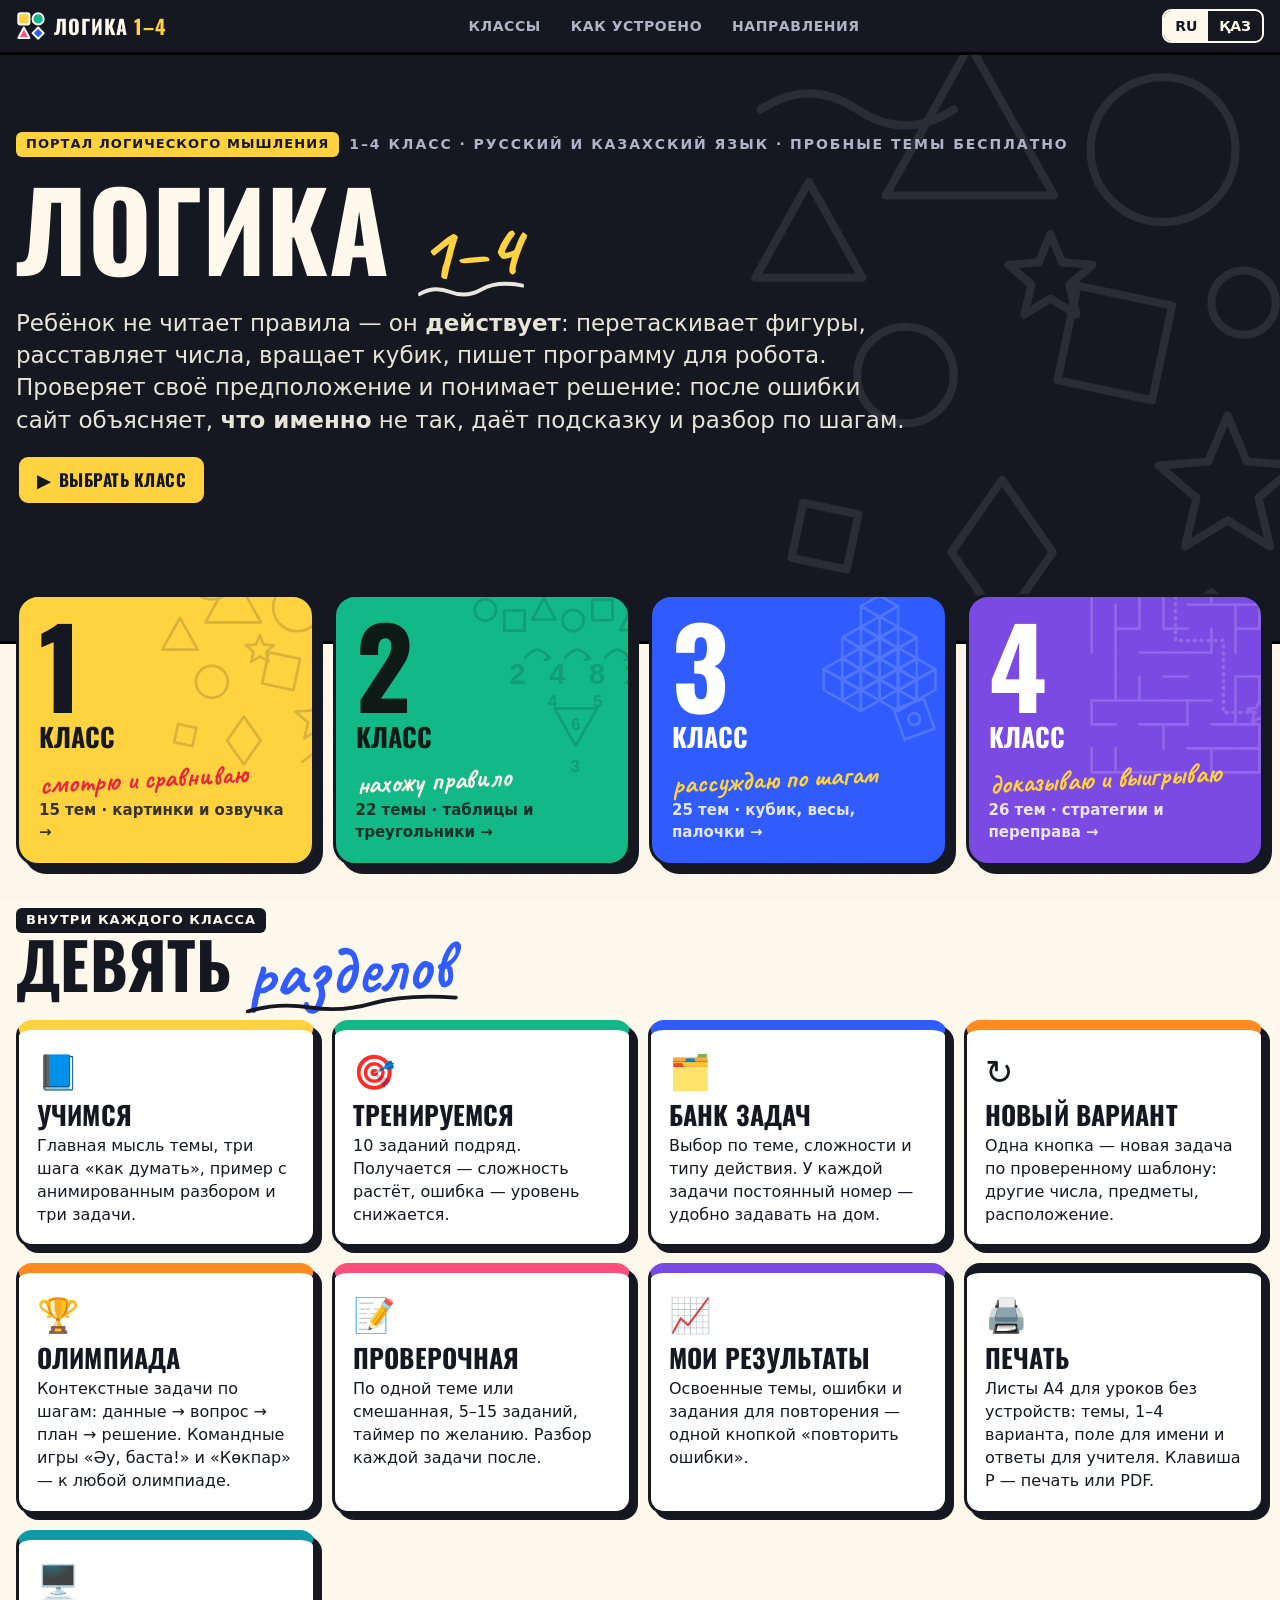
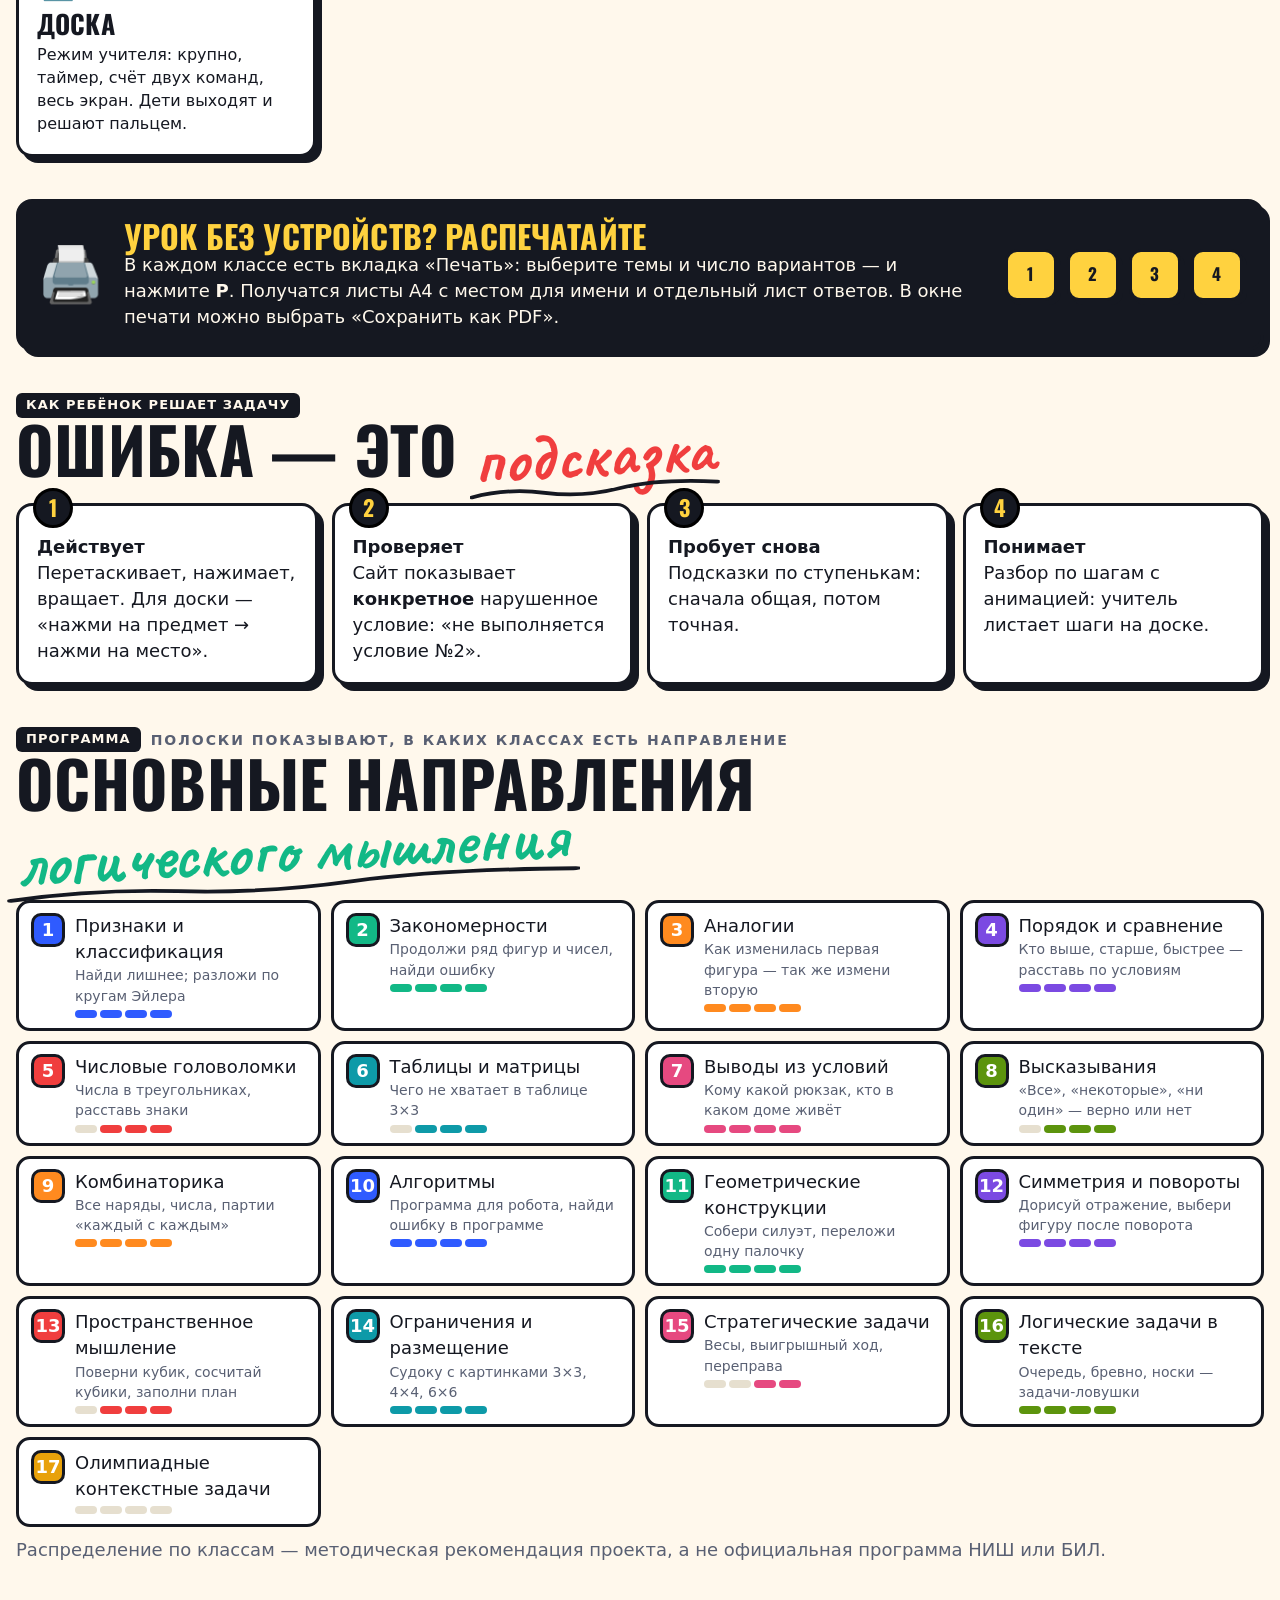
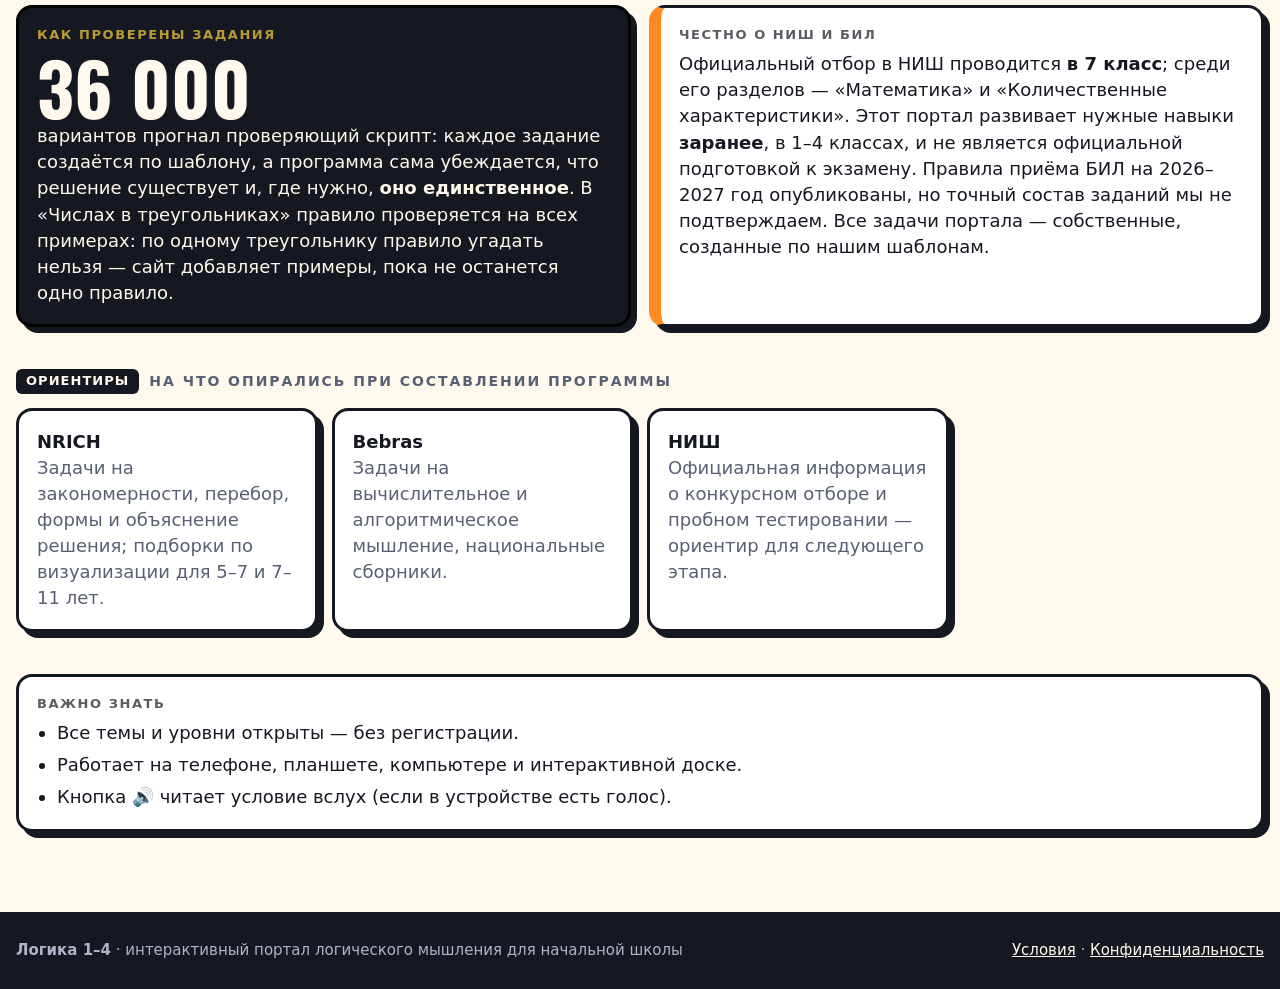
<file: index.html>
<!doctype html>
<html lang="ru">
<head>
<meta charset="utf-8">
<meta name="viewport" content="width=device-width,initial-scale=1">
<title>Логика 1–4 — портал логического мышления</title>
<meta name="description" content="Интерактивный портал логического мышления для 1–4 классов: объяснения, задания трёх уровней, банк задач, новые варианты, проверочные работы и режим интерактивной доски. Русский и казахский язык.">
<link rel="icon" href="assets/img/favicon.svg" type="image/svg+xml">
<link rel="stylesheet" href="assets/css/fonts.css?v=5">
<link rel="stylesheet" href="assets/css/style.css?v=5">
<link rel="stylesheet" href="assets/css/site.css?v=5">
<style>
  .topbar .in{justify-content:space-between}
  .plinks{display:flex;gap:6px;flex-wrap:wrap}
  .plinks a{padding:8px 12px;border-radius:9px;font-size:14px;font-weight:700;text-transform:uppercase;letter-spacing:.04em;color:#AEB4C6;text-decoration:none}
  .plinks a:hover{color:#fff}
  .stepsline{display:grid;grid-template-columns:repeat(4,1fr);gap:14px;margin-top:12px}
  .stepsline .card{position:relative;padding-top:28px}
  .stepsline .sn{position:absolute;top:-18px;left:14px;width:40px;height:40px;border-radius:50%;background:var(--ink);color:var(--yellow);display:grid;place-items:center;font-family:var(--f-disp);font-weight:700;font-size:22px;border:3px solid #000}
  .bigfact{font-family:var(--f-disp);font-weight:700;font-size:clamp(40px,6vw,72px);line-height:1;font-variation-settings:"wdth" 75}
  @media (max-width:900px){.stepsline{grid-template-columns:1fr 1fr}}
  @media (max-width:640px){.stepsline{grid-template-columns:1fr}}
</style>
</head>
<body>
<header class="topbar"><div class="in">
  <a class="brand" href="index.html"><svg class="logo" viewBox="0 0 40 40"><rect x="3" y="3" width="15" height="15" rx="3" fill="#FFD23F" stroke="#fff" stroke-width="2.5"/><circle cx="29.5" cy="10.5" r="7.5" fill="#12B886" stroke="#fff" stroke-width="2.5"/><path d="M10.5 22 L18 36 L3 36 Z" fill="#FF4F7B" stroke="#fff" stroke-width="2.5" stroke-linejoin="round"/><path d="M29.5 22 L37 29.5 L29.5 37 L22 29.5 Z" fill="#2F5BFF" stroke="#fff" stroke-width="2.5" stroke-linejoin="round"/></svg><span>Логика <i>1–4</i></span></a>
  <nav class="plinks"><a href="#classes"><span class="ru">Классы</span><span class="kz">Сыныптар</span></a><a href="#how"><span class="ru">Как устроено</span><span class="kz">Құрылымы</span></a><a href="#dirs"><span class="ru">Направления</span><span class="kz">Бағыттар</span></a></nav>
  <div class="lang-switch" style="margin-left:0"><button data-l="ru">RU</button><button data-l="kz">ҚАЗ</button></div>
</div></header>

<main>
<section class="phero t-dark"><div class="deco d-1"></div><div class="in">
  <div class="eyebrow"><span class="tag"><span class="ru">Портал логического мышления</span><span class="kz">Логикалық ойлау порталы</span></span><span class="ru">1–4 класс · русский и казахский язык · пробные темы бесплатно</span><span class="kz">1–4 сынып · орыс және қазақ тілі · сынақ тақырыптары тегін</span></div>
  <h1><span class="ru">Логика</span><span class="kz">Логика</span> <span class="hand u">1–4</span></h1>
  <p class="lead"><span class="ru">Ребёнок не читает правила — он <b>действует</b>: перетаскивает фигуры, расставляет числа, вращает кубик, пишет программу для робота. Проверяет своё предположение и понимает решение: после ошибки сайт объясняет, <b>что именно</b> не так, даёт подсказку и разбор по шагам.</span><span class="kz">Бала ережені оқымайды — ол <b>әрекет етеді</b>: фигураларды сүйрейді, сандарды қояды, текшені айналдырады, роботқа бағдарлама жазады. Болжамын тексеріп, шешімін түсінеді: қателессе, сайт <b>нақты не</b> дұрыс емес екенін түсіндіреді, кеңес береді, қадамдап талдайды.</span></p>
  <div class="btns"><a class="btn y" href="#classes">▶ <span class="ru">Выбрать класс</span><span class="kz">Сыныпты таңдау</span></a></div>
  <div style="height:40px"></div>
</div></section>

<div class="page" style="padding-top:0">
  <section id="classes" class="gcards">
    <a class="gcard t-yellow" href="1/index.html"><div class="deco d-1"></div><div class="num">1</div><div class="cl"><span class="ru">класс</span><span class="kz">сынып</span></div><span class="hand"><span class="ru">смотрю и сравниваю</span><span class="kz">қараймын, салыстырамын</span></span><span class="go"><span class="ru">15 тем · картинки и озвучка →</span><span class="kz">15 тақырып · суреттер мен дыбыс →</span></span></a>
    <a class="gcard t-green" href="2/index.html"><div class="deco d-2"></div><div class="num">2</div><div class="cl"><span class="ru">класс</span><span class="kz">сынып</span></div><span class="hand"><span class="ru">нахожу правило</span><span class="kz">ережені табамын</span></span><span class="go"><span class="ru">22 темы · таблицы и треугольники →</span><span class="kz">22 тақырып · кестелер мен үшбұрыштар →</span></span></a>
    <a class="gcard t-blue" href="3/index.html"><div class="deco d-3"></div><div class="num">3</div><div class="cl"><span class="ru">класс</span><span class="kz">сынып</span></div><span class="hand"><span class="ru">рассуждаю по шагам</span><span class="kz">қадамдап ойлаймын</span></span><span class="go"><span class="ru">25 тем · кубик, весы, палочки →</span><span class="kz">25 тақырып · текше, таразы, таяқшалар →</span></span></a>
    <a class="gcard t-purple" href="4/index.html"><div class="deco d-4"></div><div class="num">4</div><div class="cl"><span class="ru">класс</span><span class="kz">сынып</span></div><span class="hand"><span class="ru">доказываю и выигрываю</span><span class="kz">дәлелдеймін, жеңемін</span></span><span class="go"><span class="ru">26 тем · стратегии и переправа →</span><span class="kz">26 тақырып · стратегиялар мен өткел →</span></span></a>
  </section>

  <section id="how" class="sec">
    <div class="eyebrow"><span class="tag"><span class="ru">Внутри каждого класса</span><span class="kz">Әр сыныптың ішінде</span></span></div>
    <h2><span class="ru">Девять</span><span class="kz">Тоғыз</span> <span class="hand u" style="color:var(--blue)"><span class="ru">разделов</span><span class="kz">бөлім</span></span></h2>
    <div class="how" style="margin-top:16px">
      <div class="card" style="--c:var(--yellow)"><div class="ic">📘</div><h3><span class="ru">Учимся</span><span class="kz">Үйренеміз</span></h3><p><span class="ru">Главная мысль темы, три шага «как думать», пример с анимированным разбором и три задачи.</span><span class="kz">Тақырыптың басты ойы, «қалай ойлау» үш қадамы, анимациялы талдауы бар мысал және үш есеп.</span></p></div>
      <div class="card" style="--c:var(--green)"><div class="ic">🎯</div><h3><span class="ru">Тренируемся</span><span class="kz">Жаттығамыз</span></h3><p><span class="ru">10 заданий подряд. Получается — сложность растёт, ошибка — уровень снижается.</span><span class="kz">Қатарынан 10 тапсырма. Шықса — қиындық өседі, қателессе — деңгей төмендейді.</span></p></div>
      <div class="card" style="--c:var(--blue)"><div class="ic">🗂️</div><h3><span class="ru">Банк задач</span><span class="kz">Есептер банкі</span></h3><p><span class="ru">Выбор по теме, сложности и типу действия. У каждой задачи постоянный номер — удобно задавать на дом.</span><span class="kz">Тақырып, қиындық және әрекет түрі бойынша таңдау. Әр есептің тұрақты нөмірі бар — үйге беруге ыңғайлы.</span></p></div>
      <div class="card" style="--c:var(--orange)"><div class="ic">↻</div><h3><span class="ru">Новый вариант</span><span class="kz">Жаңа нұсқа</span></h3><p><span class="ru">Одна кнопка — новая задача по проверенному шаблону: другие числа, предметы, расположение.</span><span class="kz">Бір батырма — тексерілген үлгі бойынша жаңа есеп: басқа сандар, заттар, орналасу.</span></p></div>
      <div class="card" style="--c:var(--orange)"><div class="ic">🏆</div><h3><span class="ru">Олимпиада</span><span class="kz">Олимпиада</span></h3><p><span class="ru">Контекстные задачи по шагам: данные → вопрос → план → решение. Командные игры «Әу, баста!» и «Көкпар» — к любой олимпиаде.</span><span class="kz">Қадамдап шығарылатын контекстік есептер: дерек → сұрақ → жоспар → шешім. «Әу, баста!» және «Көкпар» командалық ойындары — кез келген олимпиадаға.</span></p></div>
      <div class="card" style="--c:var(--pink)"><div class="ic">📝</div><h3><span class="ru">Проверочная</span><span class="kz">Тексеру жұмысы</span></h3><p><span class="ru">По одной теме или смешанная, 5–15 заданий, таймер по желанию. Разбор каждой задачи после.</span><span class="kz">Бір тақырып немесе аралас, 5–15 тапсырма, қаласаң таймер. Соңында әр есептің талдауы.</span></p></div>
      <div class="card" style="--c:var(--purple)"><div class="ic">📈</div><h3><span class="ru">Мои результаты</span><span class="kz">Нәтижелерім</span></h3><p><span class="ru">Освоенные темы, ошибки и задания для повторения — одной кнопкой «повторить ошибки».</span><span class="kz">Меңгерілген тақырыптар, қателер және қайталауға арналған тапсырмалар — «қателерді қайталау» бір батырмасымен.</span></p></div>
      <div class="card" style="--c:var(--ink)"><div class="ic">🖨️</div><h3><span class="ru">Печать</span><span class="kz">Басып шығару</span></h3><p><span class="ru">Листы A4 для уроков без устройств: темы, 1–4 варианта, поле для имени и ответы для учителя. Клавиша P — печать или PDF.</span><span class="kz">Құрылғысыз сабаққа A4 парақтар: тақырыптар, 1–4 нұсқа, есімге орын және мұғалімге жауаптар. P пернесі — басып шығару не PDF.</span></p></div>
      <div class="card" style="--c:var(--teal)"><div class="ic">🖥️</div><h3><span class="ru">Доска</span><span class="kz">Тақта</span></h3><p><span class="ru">Режим учителя: крупно, таймер, счёт двух команд, весь экран. Дети выходят и решают пальцем.</span><span class="kz">Мұғалім режимі: ірі, таймер, екі топтың есебі, толық экран. Балалар шығып, саусақпен шешеді.</span></p></div>
    </div>
  </section>

  <section class="sec">
    <div class="card" style="background:var(--ink);color:var(--paper);display:flex;gap:20px;align-items:center;flex-wrap:wrap">
      <div style="font-size:54px">🖨️</div>
      <div style="flex:1;min-width:260px"><h3 style="color:var(--yellow)"><span class="ru">Урок без устройств? Распечатайте</span><span class="kz">Құрылғысыз сабақ па? Басып шығарыңыз</span></h3>
        <p><span class="ru">В каждом классе есть вкладка «Печать»: выберите темы и число вариантов — и нажмите <b>P</b>. Получатся листы A4 с местом для имени и отдельный лист ответов. В окне печати можно выбрать «Сохранить как PDF».</span><span class="kz">Әр сыныпта «Басып шығару» қойындысы бар: тақырыптар мен нұсқа санын таңдап, <b>P</b> басыңыз. Есімге орны бар A4 парақтар және бөлек жауап парағы шығады. Басып шығару терезесінде «PDF ретінде сақтау» таңдауға болады.</span></p></div>
      <div class="btns"><a class="btn y" href="1/index.html#/print">1</a><a class="btn y" href="2/index.html#/print">2</a><a class="btn y" href="3/index.html#/print">3</a><a class="btn y" href="4/index.html#/print">4</a></div>
    </div>
  </section>

  <section class="sec">
    <div class="eyebrow"><span class="tag"><span class="ru">Как ребёнок решает задачу</span><span class="kz">Бала есепті қалай шығарады</span></span></div>
    <h2><span class="ru">Ошибка — это</span><span class="kz">Қате — бұл</span> <span class="hand u" style="color:var(--red)"><span class="ru">подсказка</span><span class="kz">кеңес</span></span></h2>
    <div class="stepsline">
      <div class="card"><span class="sn">1</span><b><span class="ru">Действует</span><span class="kz">Әрекет етеді</span></b><p><span class="ru">Перетаскивает, нажимает, вращает. Для доски — «нажми на предмет → нажми на место».</span><span class="kz">Сүйрейді, басады, айналдырады. Тақта үшін — «затты бас → орынды бас».</span></p></div>
      <div class="card"><span class="sn">2</span><b><span class="ru">Проверяет</span><span class="kz">Тексереді</span></b><p><span class="ru">Сайт показывает <b>конкретное</b> нарушенное условие: «не выполняется условие №2».</span><span class="kz">Сайт бұзылған <b>нақты</b> шартты көрсетеді: «№2 шарт орындалмайды».</span></p></div>
      <div class="card"><span class="sn">3</span><b><span class="ru">Пробует снова</span><span class="kz">Қайта көреді</span></b><p><span class="ru">Подсказки по ступенькам: сначала общая, потом точная.</span><span class="kz">Кеңестер сатылы: алдымен жалпы, сосын нақты.</span></p></div>
      <div class="card"><span class="sn">4</span><b><span class="ru">Понимает</span><span class="kz">Түсінеді</span></b><p><span class="ru">Разбор по шагам с анимацией: учитель листает шаги на доске.</span><span class="kz">Анимациялы қадамдық талдау: мұғалім қадамдарды тақтада ауыстырады.</span></p></div>
    </div>
  </section>

  <section id="dirs" class="sec">
    <div class="eyebrow"><span class="tag"><span class="ru">Программа</span><span class="kz">Бағдарлама</span></span><span class="ru">полоски показывают, в каких классах есть направление</span><span class="kz">жолақтар бағыттың қай сыныптарда барын көрсетеді</span></div>
    <h2><span class="ru">Основные направления</span><span class="kz">Логикалық ойлаудың</span> <span class="hand u" style="color:var(--green)"><span class="ru">логического мышления</span><span class="kz">негізгі бағыттары</span></span></h2>
    <div class="dirlist" id="dirlist" style="margin-top:16px"></div>
    <p class="mute" style="margin-top:10px"><span class="ru">Распределение по классам — методическая рекомендация проекта, а не официальная программа НИШ или БИЛ.</span><span class="kz">Сыныптарға бөлу — жобаның әдістемелік ұсынымы, НЗМ немесе БИЛ ресми бағдарламасы емес.</span></p>
  </section>

  <section class="sec">
    <div class="grid g2">
      <div class="card dk"><div class="k" style="color:var(--yellow)"><span class="ru">Как проверены задания</span><span class="kz">Тапсырмалар қалай тексерілді</span></div>
        <div class="bigfact">36 000</div>
        <p><span class="ru">вариантов прогнал проверяющий скрипт: каждое задание создаётся по шаблону, а программа сама убеждается, что решение существует и, где нужно, <b>оно единственное</b>. В «Числах в треугольниках» правило проверяется на всех примерах: по одному треугольнику правило угадать нельзя — сайт добавляет примеры, пока не останется одно правило.</span><span class="kz">нұсқаны тексеруші скрипт өткізді: әр тапсырма үлгі бойынша жасалады, ал бағдарлама шешімі бар екенін және қажет болса <b>оның жалғыз екенін</b> өзі тексереді. «Үшбұрыштағы сандарда» ереже барлық мысалда тексеріледі: бір үшбұрыштан ережені табу мүмкін емес — сайт бір ереже қалғанша мысал қосады.</span></p></div>
      <div class="card note"><div class="k"><span class="ru">Честно о НИШ и БИЛ</span><span class="kz">НЗМ мен БИЛ туралы шынын айтсақ</span></div>
        <p><span class="ru">Официальный отбор в НИШ проводится <b>в 7 класс</b>; среди его разделов — «Математика» и «Количественные характеристики». Этот портал развивает нужные навыки <b>заранее</b>, в 1–4 классах, и не является официальной подготовкой к экзамену. Правила приёма БИЛ на 2026–2027 год опубликованы, но точный состав заданий мы не подтверждаем. Все задачи портала — собственные, созданные по нашим шаблонам.</span><span class="kz">НЗМ-ге ресми іріктеу <b>7-сыныпқа</b> өткізіледі; оның бөлімдері арасында «Математика» және «Сандық сипаттамалар» бар. Бұл портал қажетті дағдыларды 1–4 сыныпта <b>алдын ала</b> дамытады және ресми емтиханға дайындық емес. БИЛ-дің 2026–2027 жылға қабылдау ережелері жарияланған, бірақ тапсырмалардың нақты құрамын растамаймыз. Порталдағы барлық есеп — өзіміздің үлгілер бойынша жасалған.</span></p></div>
    </div>
  </section>

  <section class="sec">
    <div class="eyebrow"><span class="tag"><span class="ru">Ориентиры</span><span class="kz">Бағдарлар</span></span><span class="ru">на что опирались при составлении программы</span><span class="kz">бағдарламаны құрағанда сүйенгеніміз</span></div>
    <div class="srcs" style="margin-top:14px">
      <a class="card" href="https://nrich.maths.org/" target="_blank" rel="noopener"><b>NRICH</b><p class="mute"><span class="ru">Задачи на закономерности, перебор, формы и объяснение решения; подборки по визуализации для 5–7 и 7–11 лет.</span><span class="kz">Заңдылық, іріктеу, пішін және шешімді түсіндіру есептері; 5–7 және 7–11 жасқа көрнекі ойлау жинақтары.</span></p></a>
      <a class="card" href="https://www.bebras.org/" target="_blank" rel="noopener"><b>Bebras</b><p class="mute"><span class="ru">Задачи на вычислительное и алгоритмическое мышление, национальные сборники.</span><span class="kz">Есептеу және алгоритмдік ойлау есептері, ұлттық жинақтар.</span></p></a>
      <a class="card" href="https://www.nis.edu.kz/" target="_blank" rel="noopener"><b><span class="ru">НИШ</span><span class="kz">НЗМ</span></b><p class="mute"><span class="ru">Официальная информация о конкурсном отборе и пробном тестировании — ориентир для следующего этапа.</span><span class="kz">Конкурстық іріктеу және сынақ тестілеу туралы ресми ақпарат — келесі кезеңге бағдар.</span></p></a>
    </div>
  </section>

  <section class="sec">
    <div>
      <div class="card"><div class="k"><span class="ru">Важно знать</span><span class="kz">Білу маңызды</span></div>
        <ul style="margin-left:20px;display:flex;flex-direction:column;gap:6px">
          <li><span class="ru">Все темы и уровни открыты — без регистрации.</span><span class="kz">Барлық тақырып пен деңгей ашық — тіркеусіз.</span></li>
          <li><span class="ru">Работает на телефоне, планшете, компьютере и интерактивной доске.</span><span class="kz">Телефонда, планшетте, компьютерде және интерактивті тақтада жұмыс істейді.</span></li>
          <li><span class="ru">Кнопка 🔊 читает условие вслух (если в устройстве есть голос).</span><span class="kz">🔊 батырмасы шартты дауыстап оқиды (құрылғыда дауыс болса).</span></li>
        </ul></div>
    </div>
  </section>
</div>
</main>
<footer><div class="in"><div><b>Логика 1–4</b> · <span class="ru">интерактивный портал логического мышления для начальной школы</span><span class="kz">бастауыш мектепке арналған логикалық ойлаудың интерактивті порталы</span></div><div><a href="terms.html"><span class="ru">Условия</span><span class="kz">Шарттар</span></a> · <a href="privacy.html"><span class="ru">Конфиденциальность</span><span class="kz">Құпиялылық</span></a></div></div></footer>
<script src="assets/js/core.js?v=5"></script>
<script src="assets/js/curriculum.js?v=5"></script>
<script>
  // список направлений с полосками классов
  const TT = { odd: "classify", sort: "classify", pattern: "patterns", numseq: "patterns", analogy: "analogy", order: "order", triangle: "numpuzzle", signs: "numpuzzle", matrix: "matrix", deduce: "deduce", statements: "statements", combi: "combi", robot: "algo", pieces: "geometry", sticks: "geometry", mirror: "symmetry", rotate: "symmetry", cube3d: "spatial", cubes: "spatial", sudoku: "sudoku", scales: "strategy", nim: "strategy", river: "strategy", wordprob: "text" };
  const EX = { classify: tx("Найди лишнее; разложи по кругам Эйлера", "Артығын тап; Эйлер шеңберлеріне орналастыр"), patterns: tx("Продолжи ряд фигур и чисел, найди ошибку", "Фигуралар мен сандар қатарын жалғастыр, қатені тап"), analogy: tx("Как изменилась первая фигура — так же измени вторую", "Бірінші фигура қалай өзгерді — екіншісін де солай өзгерт"), order: tx("Кто выше, старше, быстрее — расставь по условиям", "Кім биік, үлкен, жылдам — шарт бойынша тұрғыз"), numpuzzle: tx("Числа в треугольниках, расставь знаки", "Үшбұрыштағы сандар, таңбаларды қой"), matrix: tx("Чего не хватает в таблице 3×3", "3×3 кестеде не жетпейді"), deduce: tx("Кому какой рюкзак, кто в каком доме живёт", "Кімге қай рюкзак, кім қай үйде тұрады"), statements: tx("«Все», «некоторые», «ни один» — верно или нет", "«Барлық», «кейбір», «бірде-бір» — дұрыс па"), combi: tx("Все наряды, числа, партии «каждый с каждым»", "Барлық киім, сандар, «әркім әркіммен» партиялар"), algo: tx("Программа для робота, найди ошибку в программе", "Роботқа бағдарлама, бағдарламадағы қатені тап"), geometry: tx("Собери силуэт, переложи одну палочку", "Сұлбаны құрастыр, бір таяқшаны ауыстыр"), symmetry: tx("Дорисуй отражение, выбери фигуру после поворота", "Шағылысын сал, бұрғаннан кейінгі фигураны таңда"), spatial: tx("Поверни кубик, сосчитай кубики, заполни план", "Текшені айналдыр, текшелерді сана, жоспарды толтыр"), sudoku: tx("Судоку с картинками 3×3, 4×4, 6×6", "Суретті судоку 3×3, 4×4, 6×6"), strategy: tx("Весы, выигрышный ход, переправа", "Таразы, жеңіс жүрісі, өткел"), text: tx("Очередь, бревно, носки — задачи-ловушки", "Кезек, бөрене, шұлық — тұзақ-есептер") };
  const html = Object.entries(DIRS).sort((a, b) => a[1].n - b[1].n).map(([d, v]) => {
    const gr = [1, 2, 3, 4].map(g => GRADES[g].topics.some(t => TT[t] === d));
    return `<div class="di" style="--dc:${v.color}"><b>${v.n}</b><div>${T(v.title)}<small>${T(EX[d])}</small><div class="gradeline">${gr.map((on, i) => `<i class="${on ? "on" : ""}" title="${i + 1} класс"></i>`).join("")}</div></div></div>`;
  }).join("");
  document.getElementById("dirlist").innerHTML = html;
  initLang();
</script>
</body>
</html>
</file>
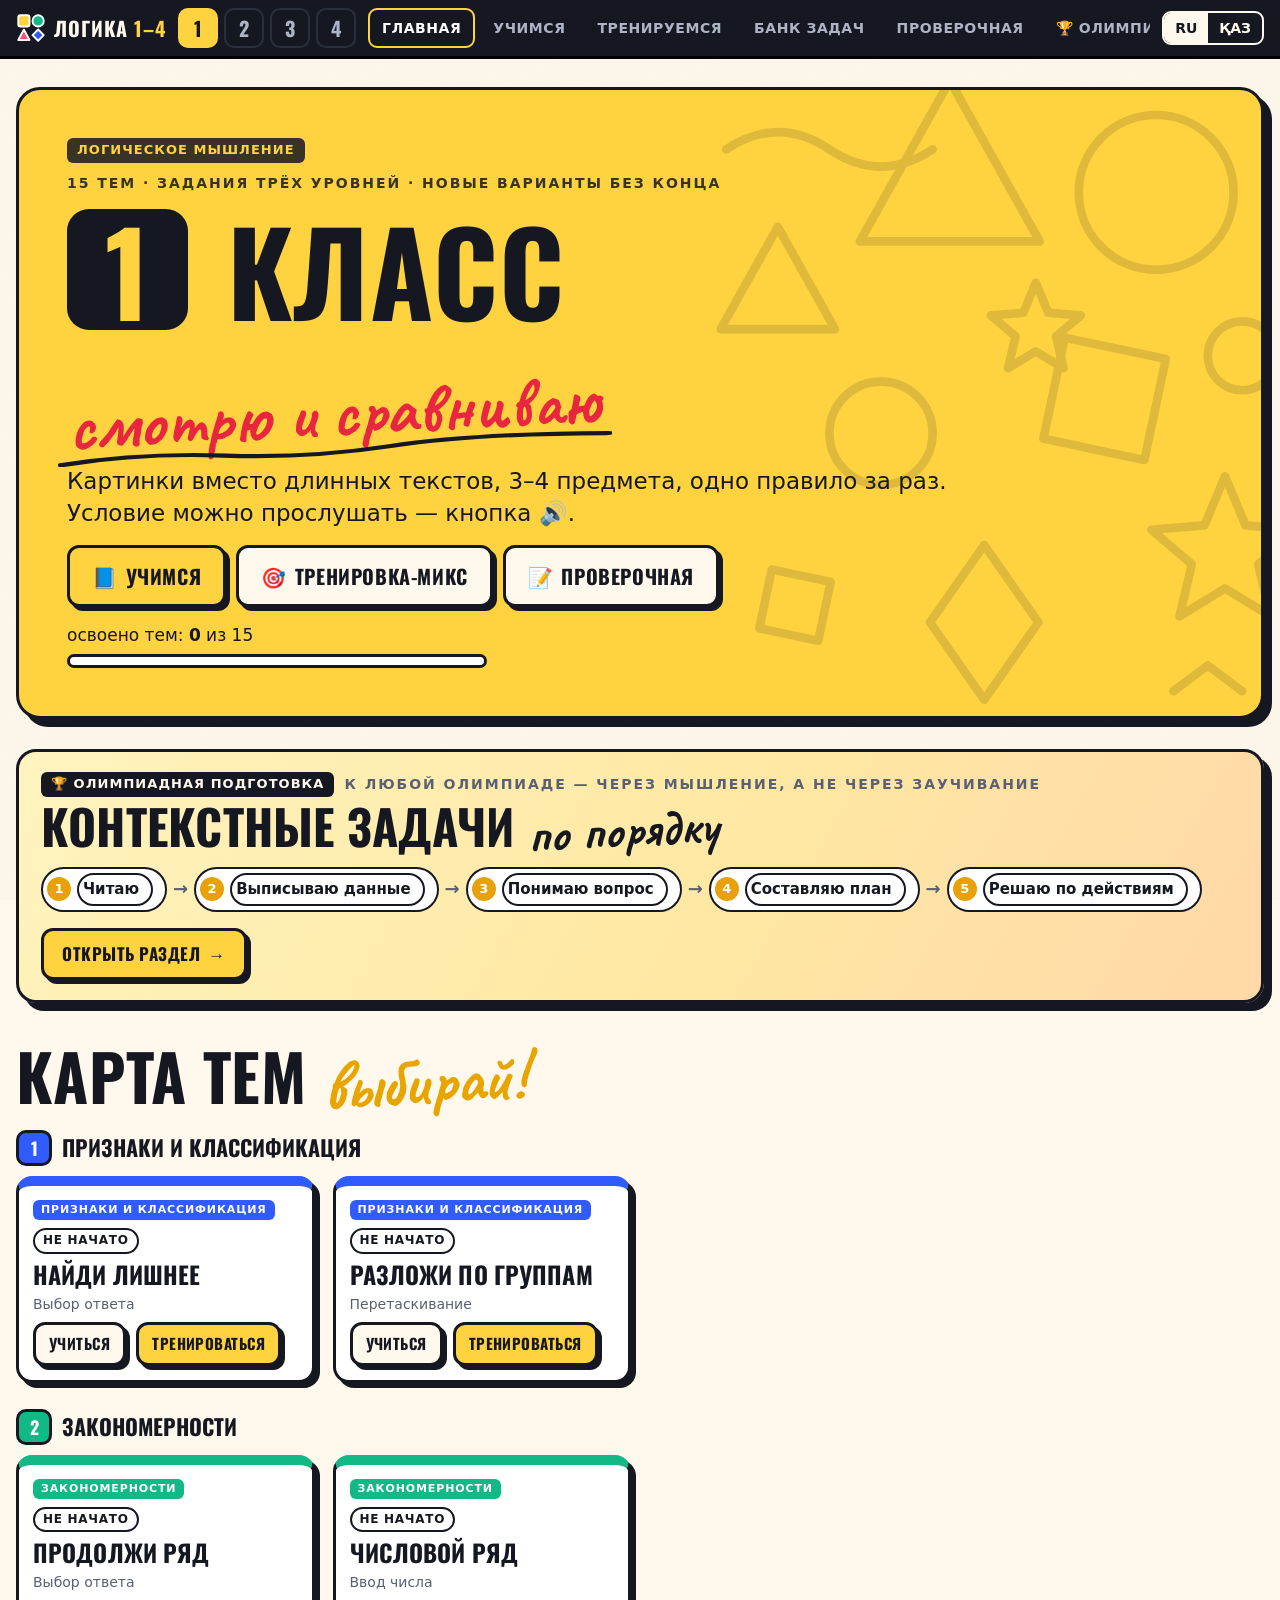
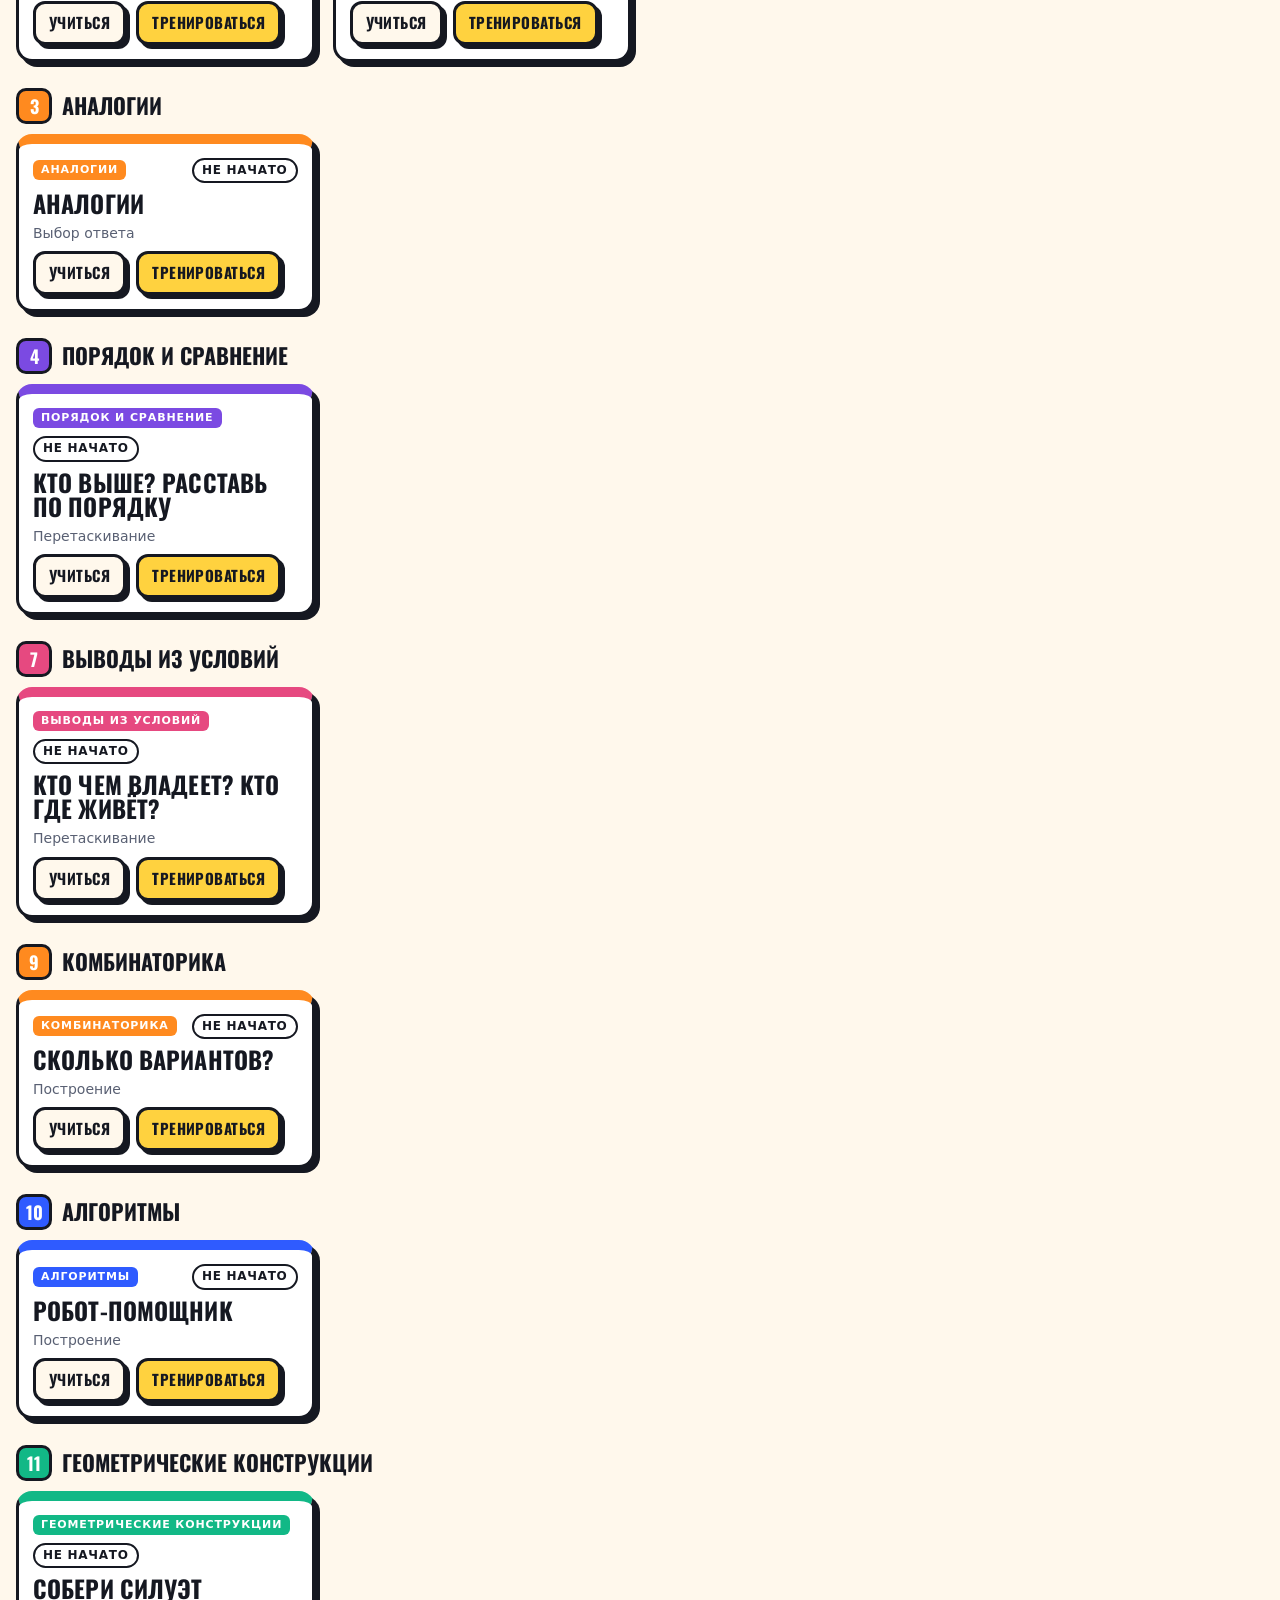
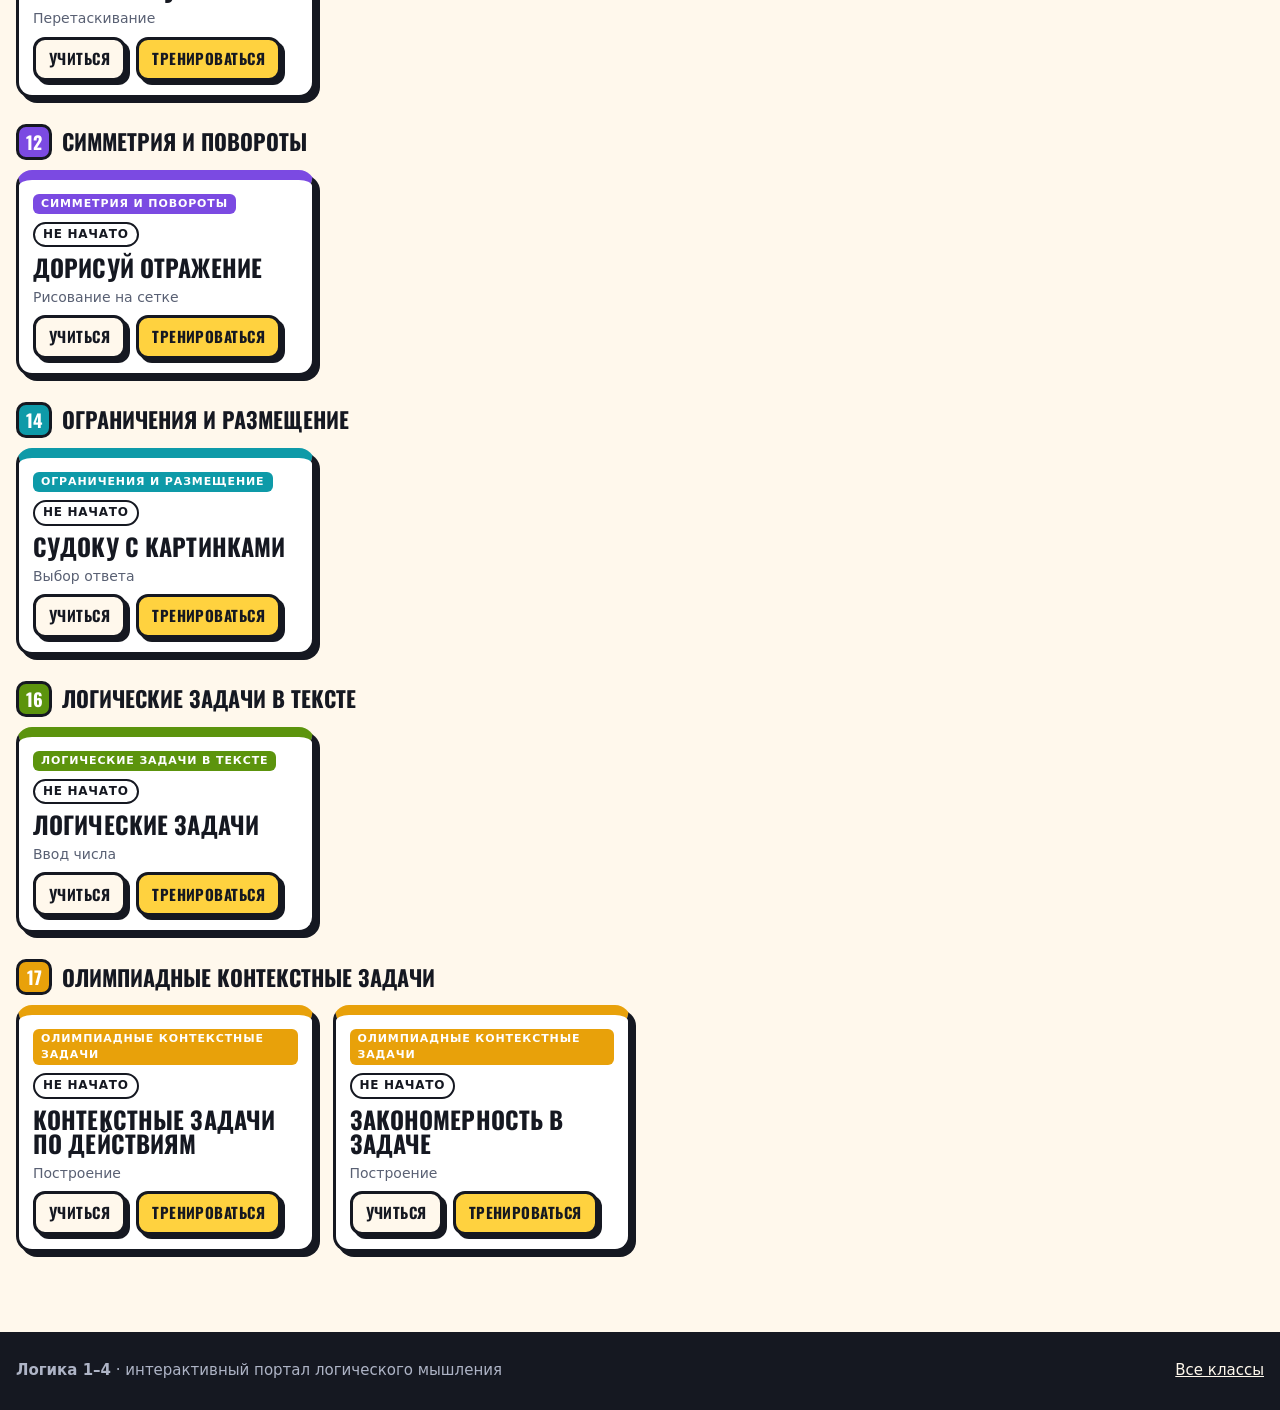
<file: 1/index.html>
<!doctype html>
<html lang="ru">
<head>
<meta charset="utf-8">
<meta name="viewport" content="width=device-width,initial-scale=1">
<title>1 класс — Логика 1–4</title>
<meta name="description" content="Логика для 1 класса: найди лишнее, закономерности, робот, судоку с картинками. Условие можно прослушать.">
<link rel="icon" href="../assets/img/favicon.svg" type="image/svg+xml">
<link rel="stylesheet" href="../assets/css/fonts.css?v=7">
<link rel="stylesheet" href="../assets/css/style.css?v=7">
<link rel="stylesheet" href="../assets/css/site.css?v=7">
<link rel="stylesheet" href="../assets/css/print.css?v=7">
</head>
<body>
<main class="page" id="view"></main>
<footer><div class="in"><div><b>Логика 1–4</b> · <span class="ru">интерактивный портал логического мышления</span><span class="kz">логикалық ойлаудың интерактивті порталы</span></div>
<div><a href="../index.html"><span class="ru">Все классы</span><span class="kz">Барлық сынып</span></a></div></div></footer>
<script>window.GRADE = 1; window.DEV_PREMIUM = ['../assets/js/tasks/t_order.js', '../assets/js/tasks/t_numbers.js', '../assets/js/tasks/t_space.js', '../assets/js/tasks/t_3d.js', '../assets/js/tasks/t_logic.js', '../assets/js/tasks/t_olymp.js'];</script>
<script src="../assets/js/core.js?v=7"></script>
<script src="../assets/js/shapes.js?v=7"></script>
<script src="../assets/js/taskkit.js?v=7"></script>
<script src="../assets/js/curriculum.js?v=7"></script>
<script src="../assets/js/player.js?v=7"></script>
<script src="../assets/js/tasks/t_classify.js?v=7"></script>
<script src="../assets/js/tasks/t_patterns.js?v=7"></script>
<script src="../assets/js/meta.js?v=7"></script>
<script src="../assets/js/print.js?v=7"></script>
<script src="../assets/js/config.js?v=7"></script>
<script src="../assets/js/../vendor/supabase.js?v=7"></script>
<script src="../assets/js/auth.js?v=7"></script>
<script src="../assets/js/app.js?v=7"></script>
</body>
</html>
</file>
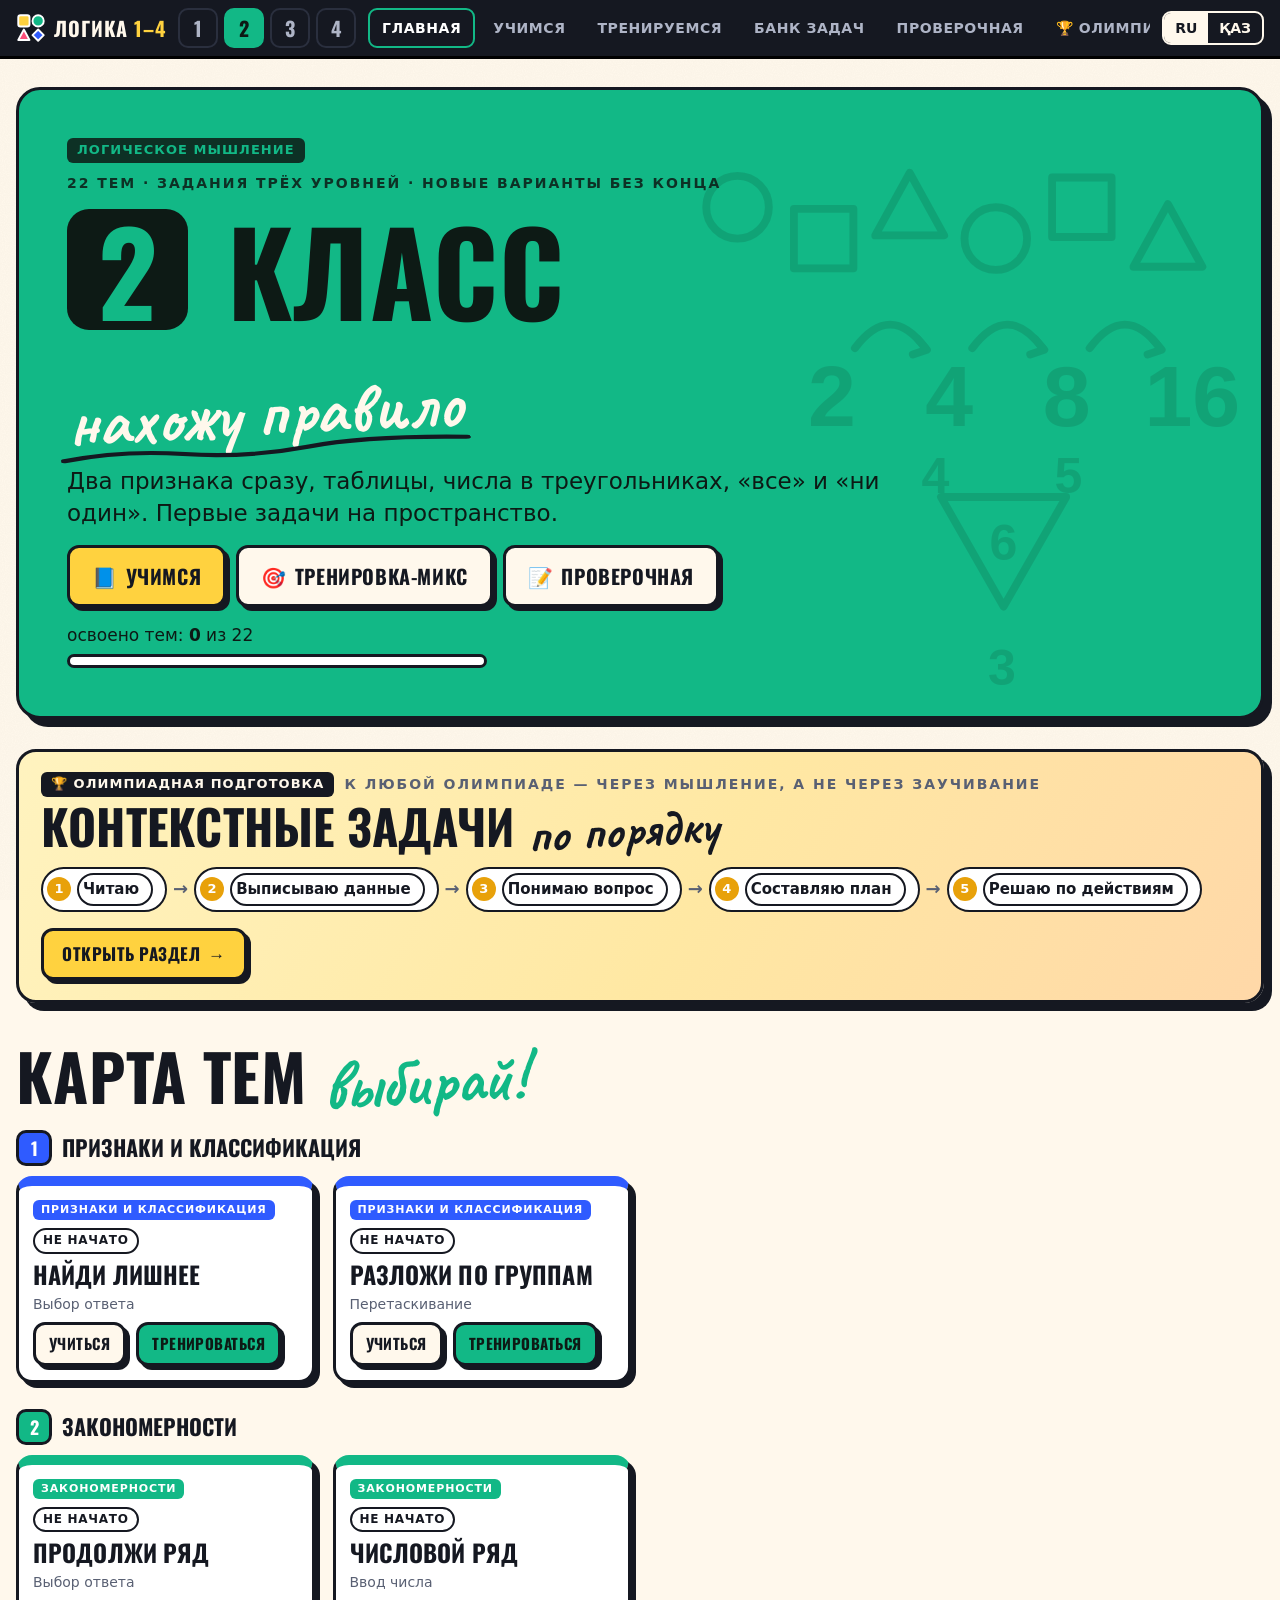
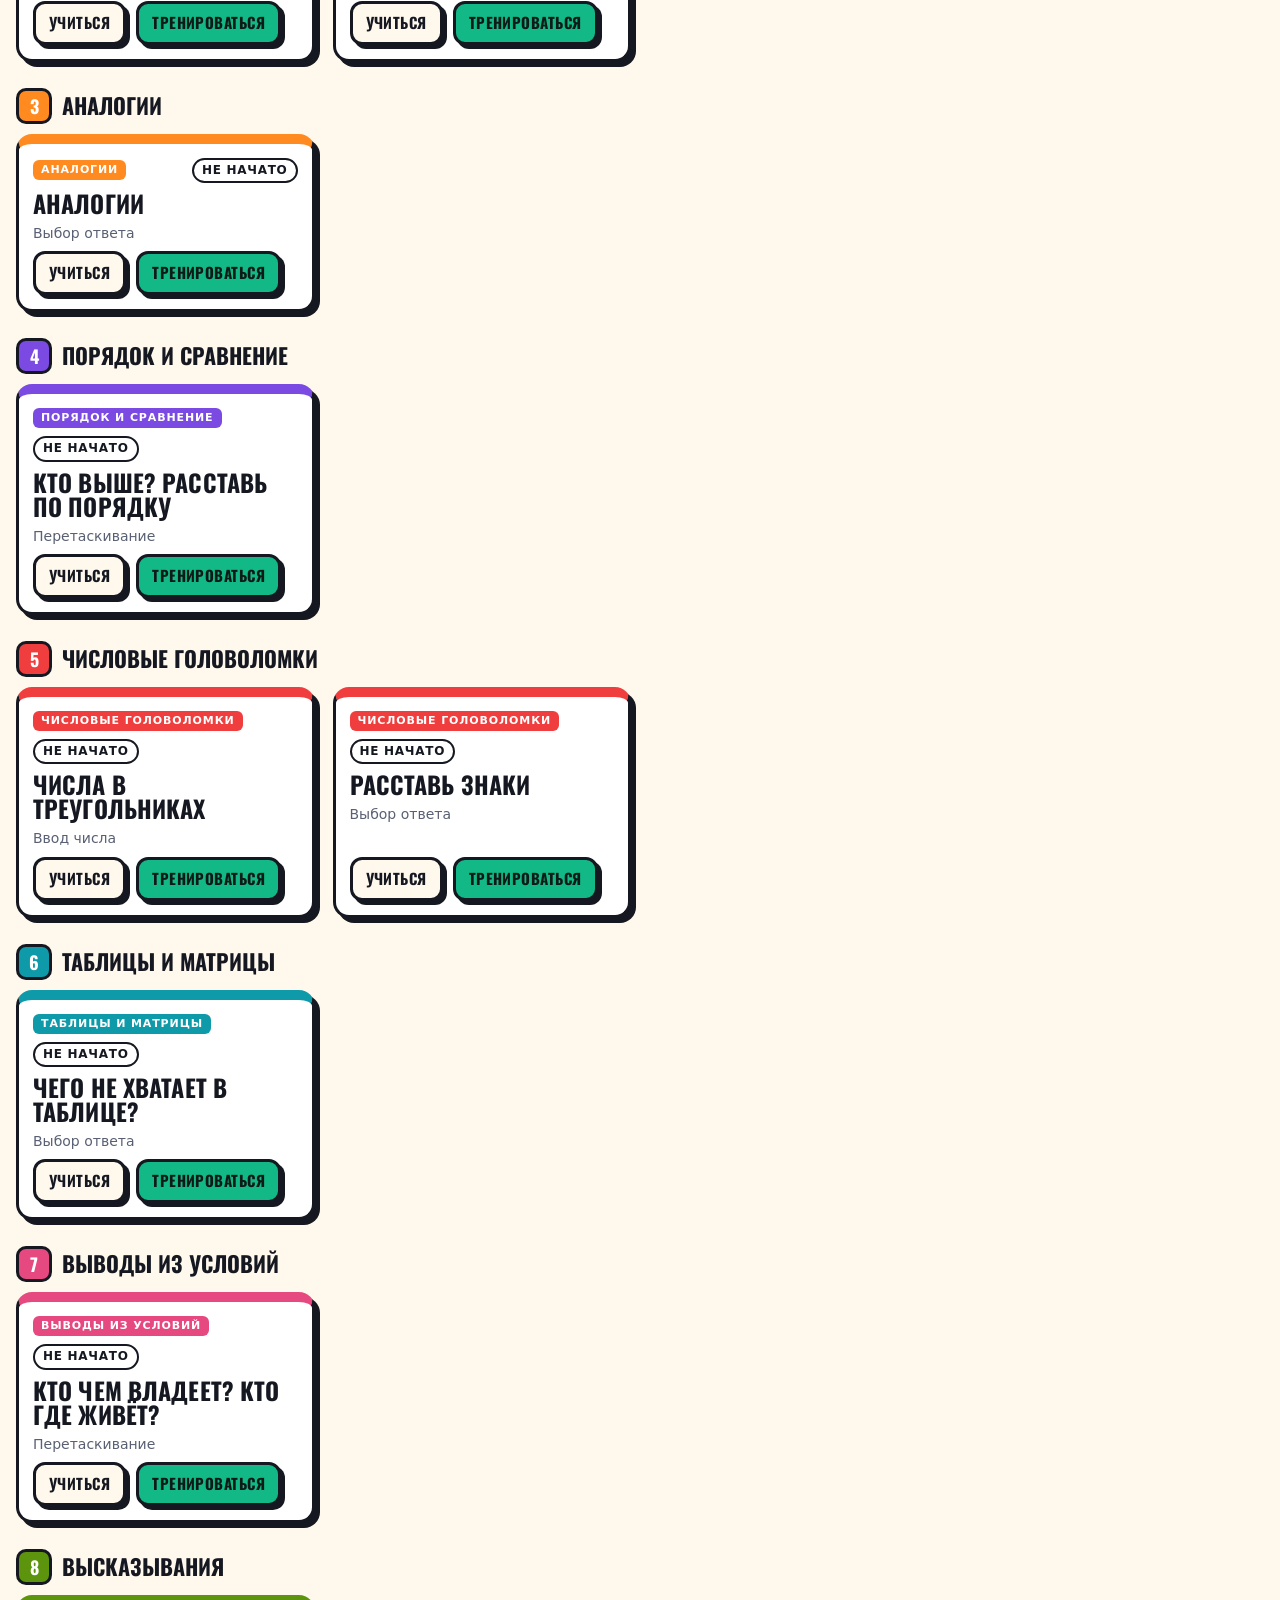
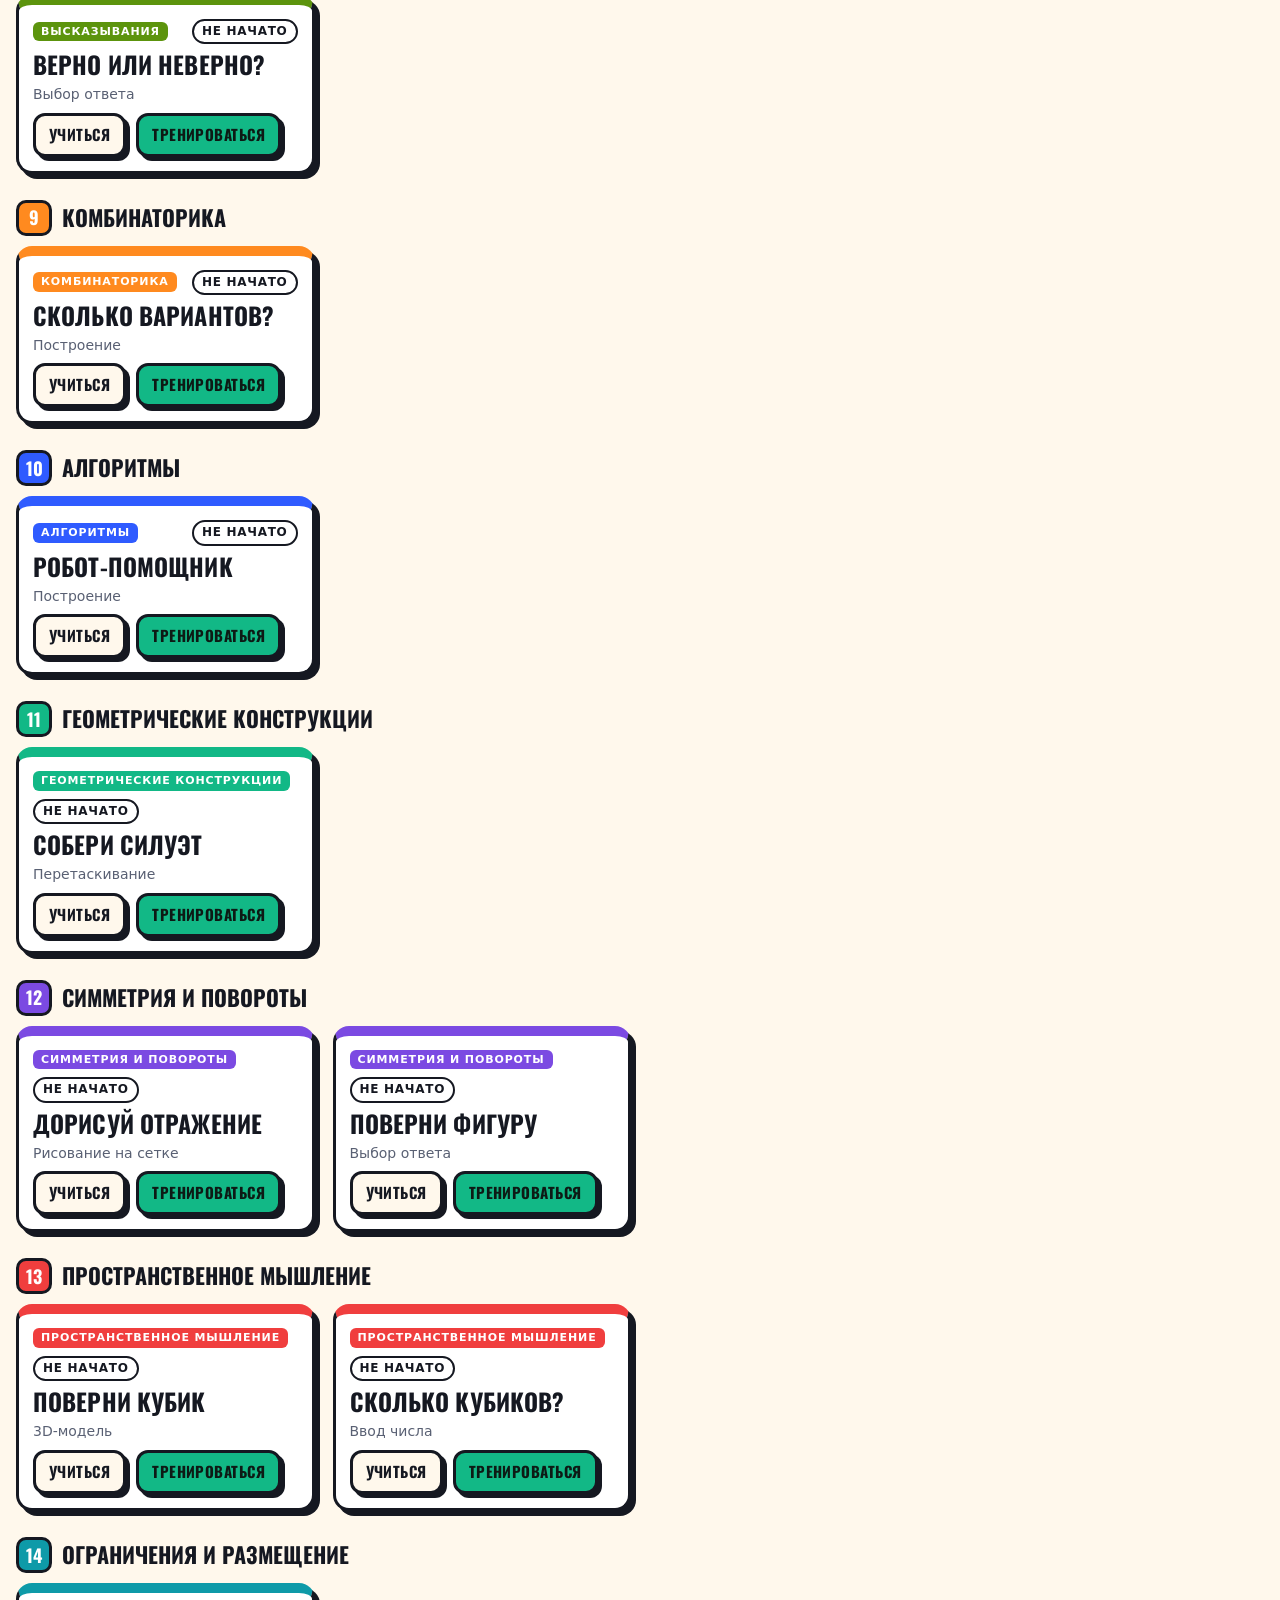
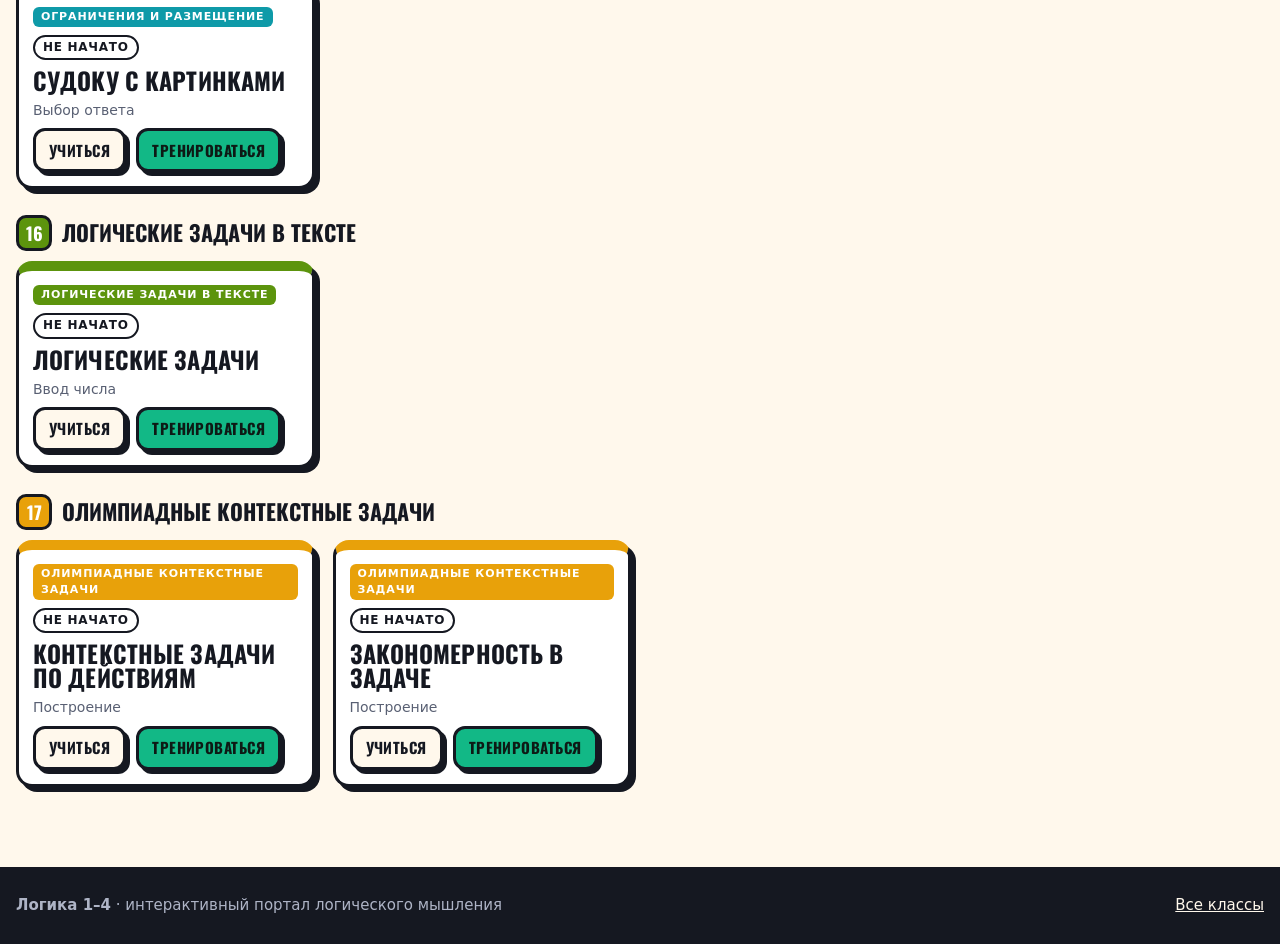
<file: 2/index.html>
<!doctype html>
<html lang="ru">
<head>
<meta charset="utf-8">
<meta name="viewport" content="width=device-width,initial-scale=1">
<title>2 класс — Логика 1–4</title>
<meta name="description" content="Логика для 2 класса: таблицы, числа в треугольниках, «все» и «ни один», первые задачи на пространство.">
<link rel="icon" href="../assets/img/favicon.svg" type="image/svg+xml">
<link rel="stylesheet" href="../assets/css/fonts.css?v=7">
<link rel="stylesheet" href="../assets/css/style.css?v=7">
<link rel="stylesheet" href="../assets/css/site.css?v=7">
<link rel="stylesheet" href="../assets/css/print.css?v=7">
</head>
<body>
<main class="page" id="view"></main>
<footer><div class="in"><div><b>Логика 1–4</b> · <span class="ru">интерактивный портал логического мышления</span><span class="kz">логикалық ойлаудың интерактивті порталы</span></div>
<div><a href="../index.html"><span class="ru">Все классы</span><span class="kz">Барлық сынып</span></a></div></div></footer>
<script>window.GRADE = 2; window.DEV_PREMIUM = ['../assets/js/tasks/t_order.js', '../assets/js/tasks/t_numbers.js', '../assets/js/tasks/t_space.js', '../assets/js/tasks/t_3d.js', '../assets/js/tasks/t_logic.js', '../assets/js/tasks/t_olymp.js'];</script>
<script src="../assets/js/core.js?v=7"></script>
<script src="../assets/js/shapes.js?v=7"></script>
<script src="../assets/js/taskkit.js?v=7"></script>
<script src="../assets/js/curriculum.js?v=7"></script>
<script src="../assets/js/player.js?v=7"></script>
<script src="../assets/js/tasks/t_classify.js?v=7"></script>
<script src="../assets/js/tasks/t_patterns.js?v=7"></script>
<script src="../assets/js/meta.js?v=7"></script>
<script src="../assets/js/print.js?v=7"></script>
<script src="../assets/js/config.js?v=7"></script>
<script src="../assets/js/../vendor/supabase.js?v=7"></script>
<script src="../assets/js/auth.js?v=7"></script>
<script src="../assets/js/app.js?v=7"></script>
</body>
</html>
</file>
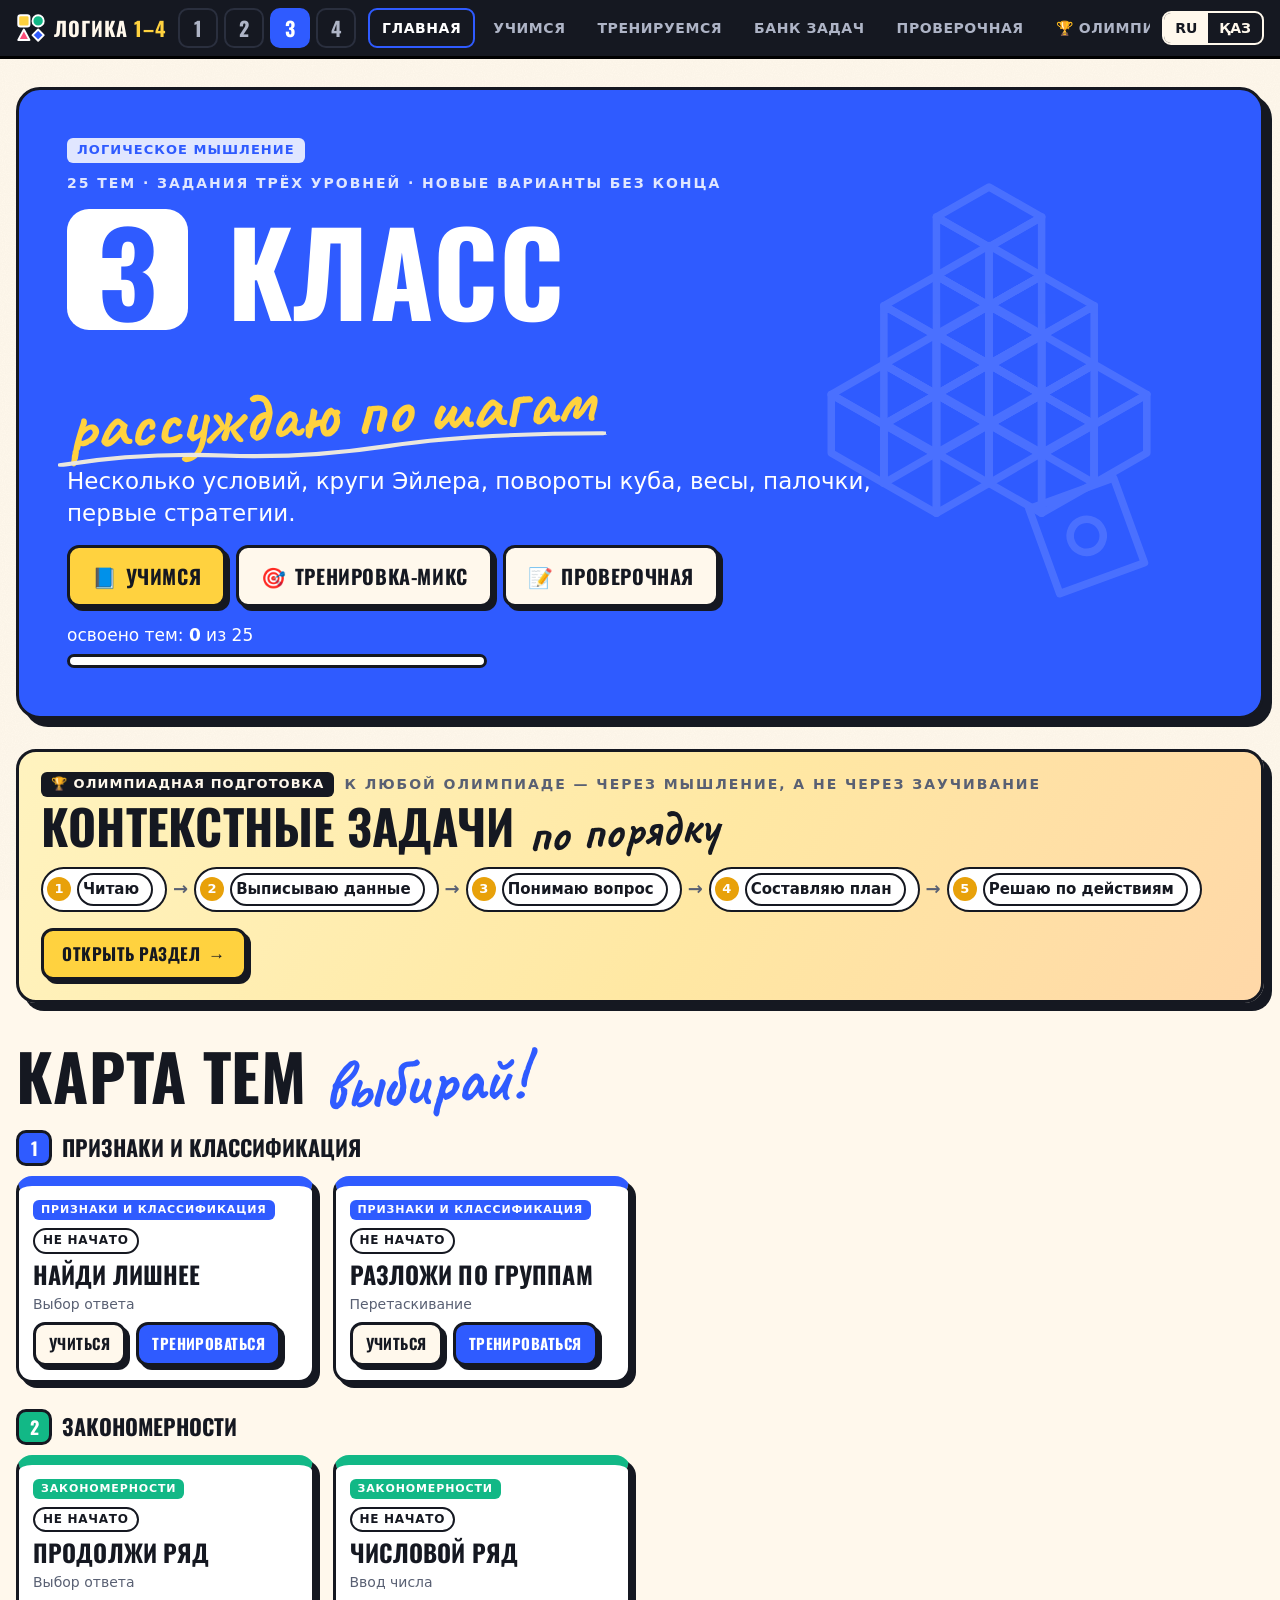
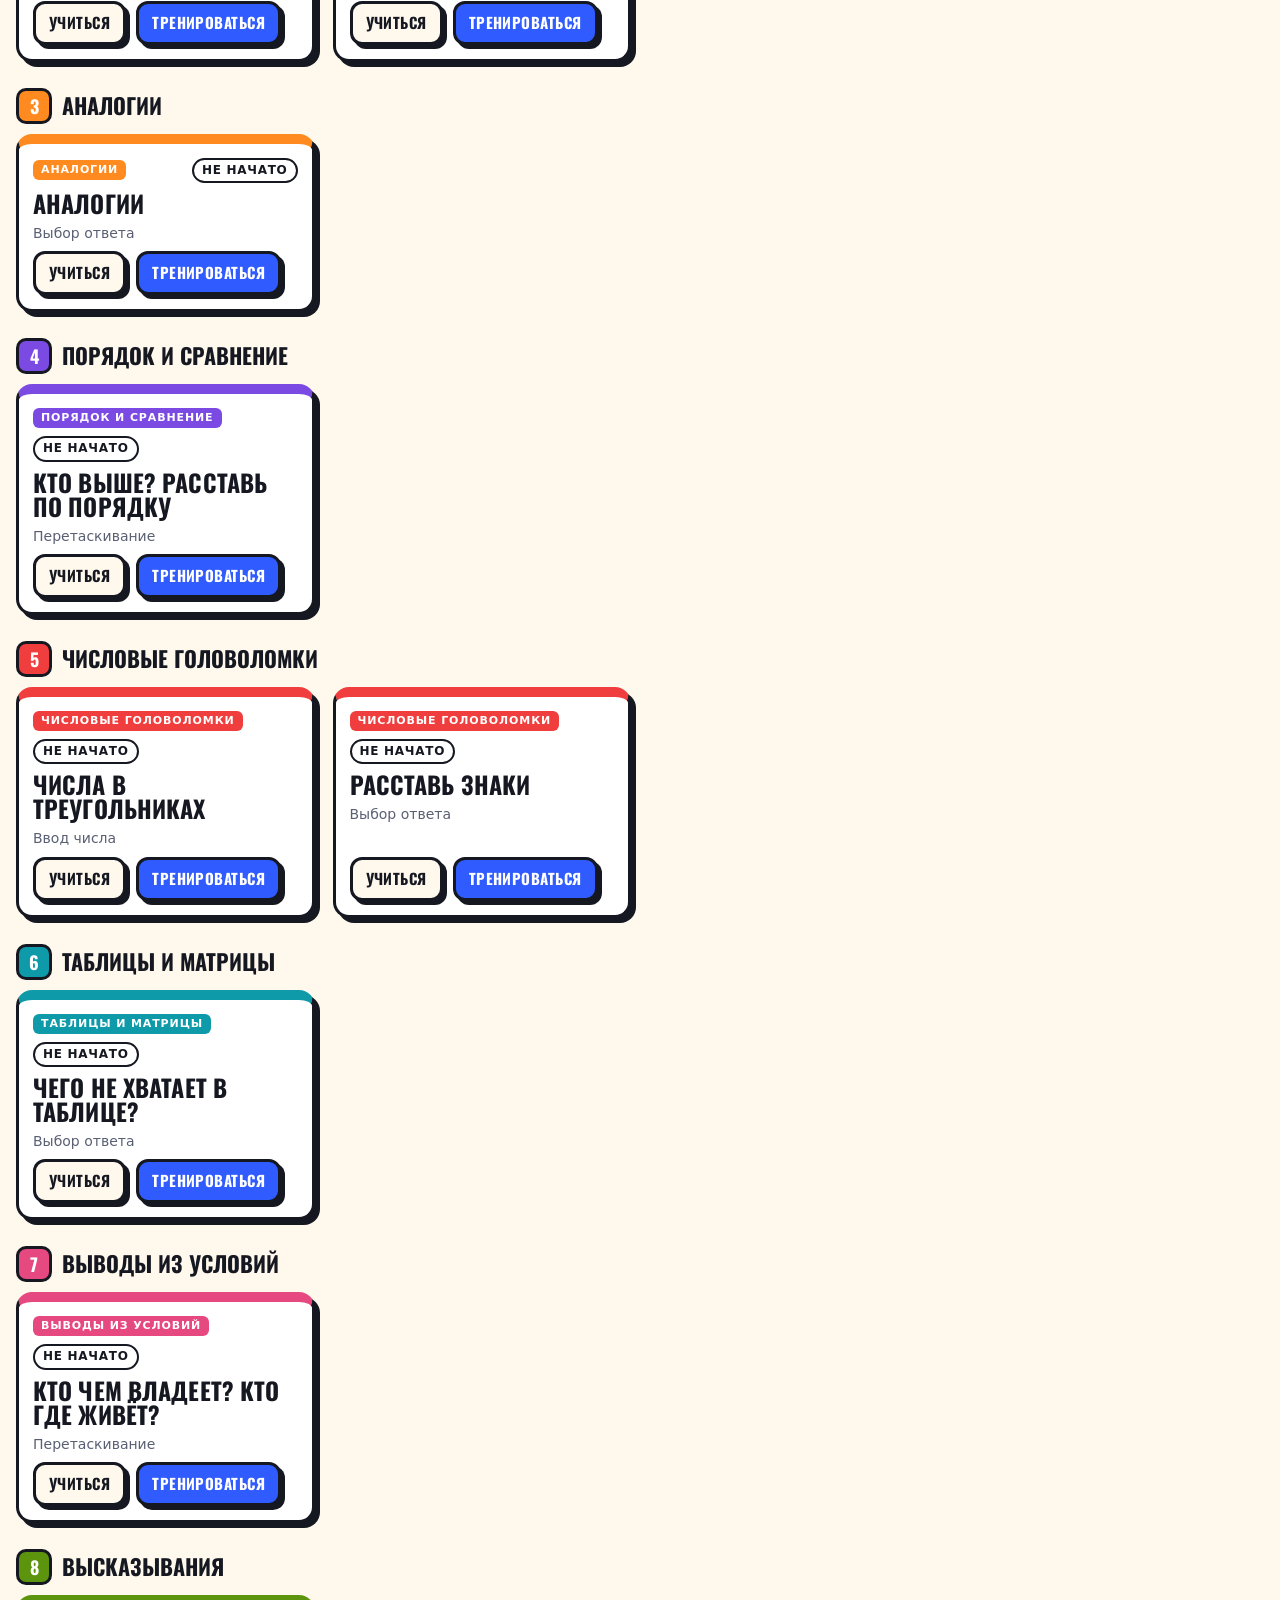
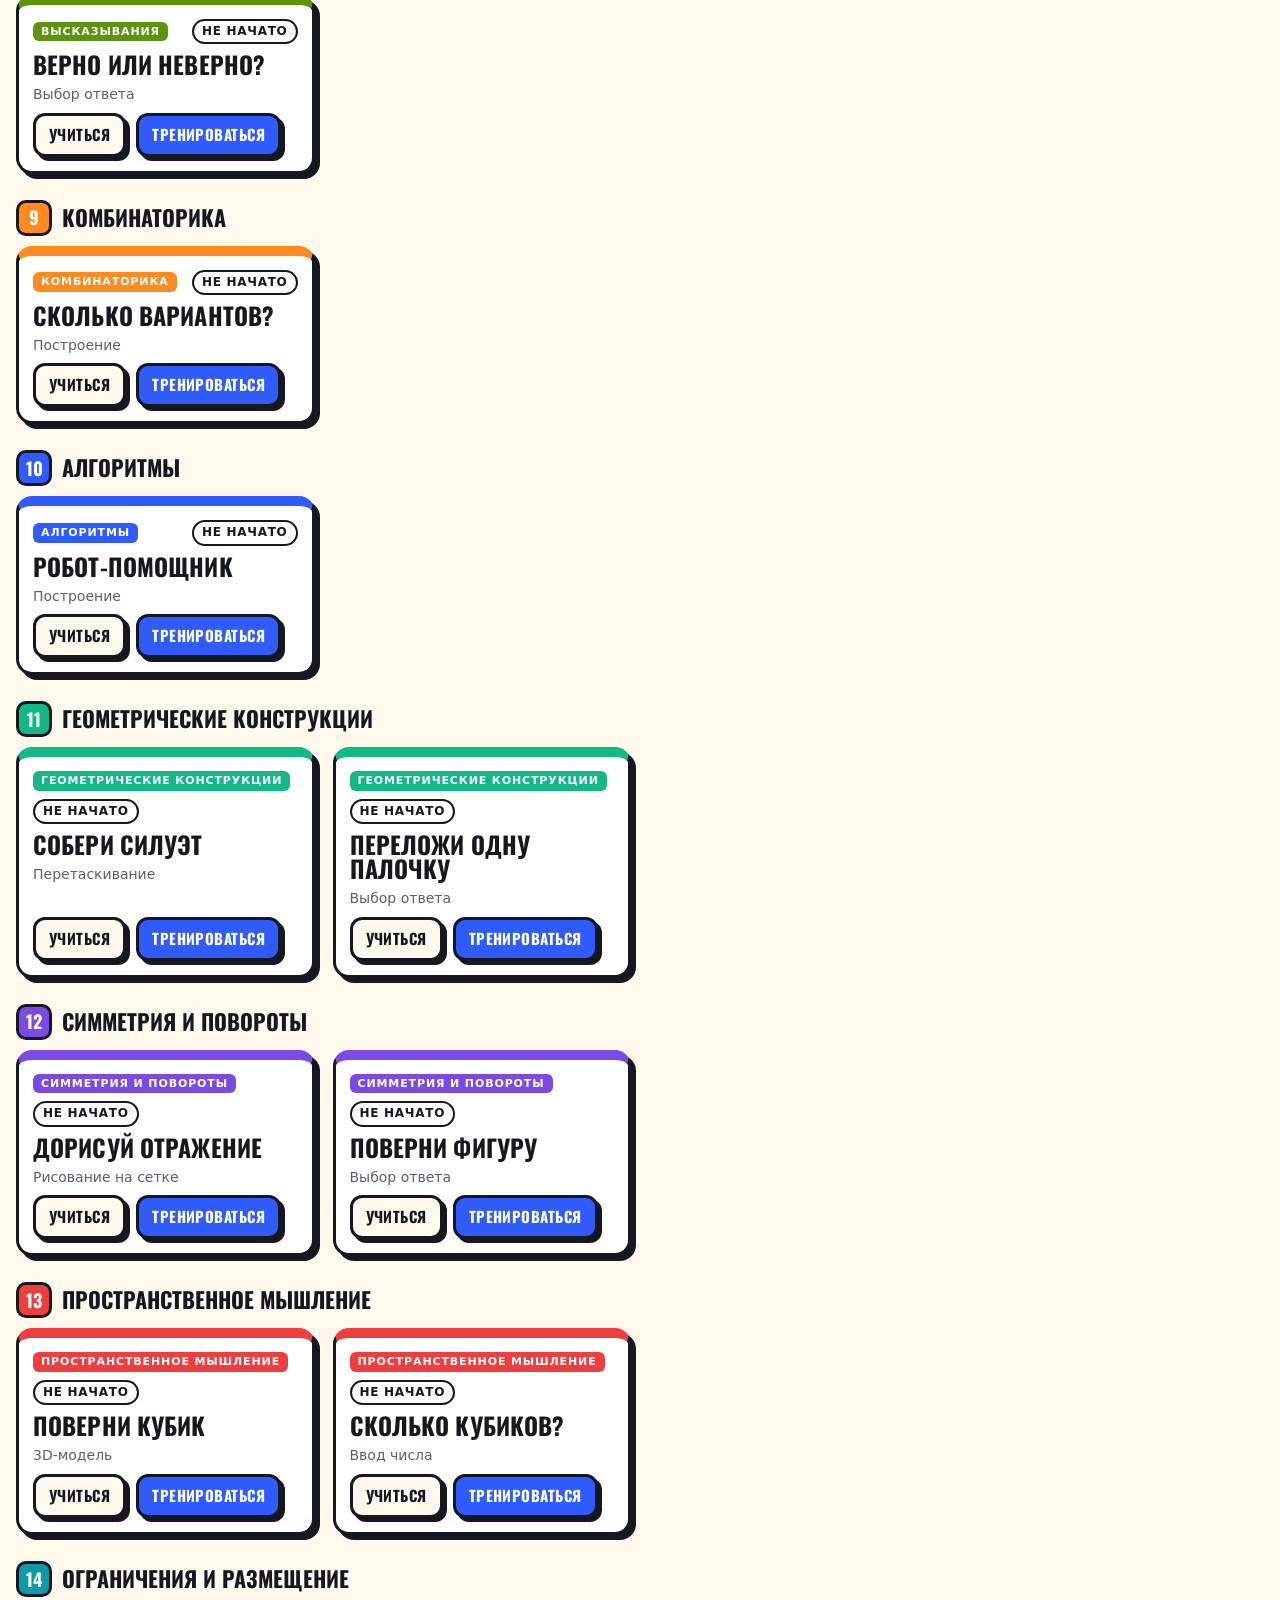
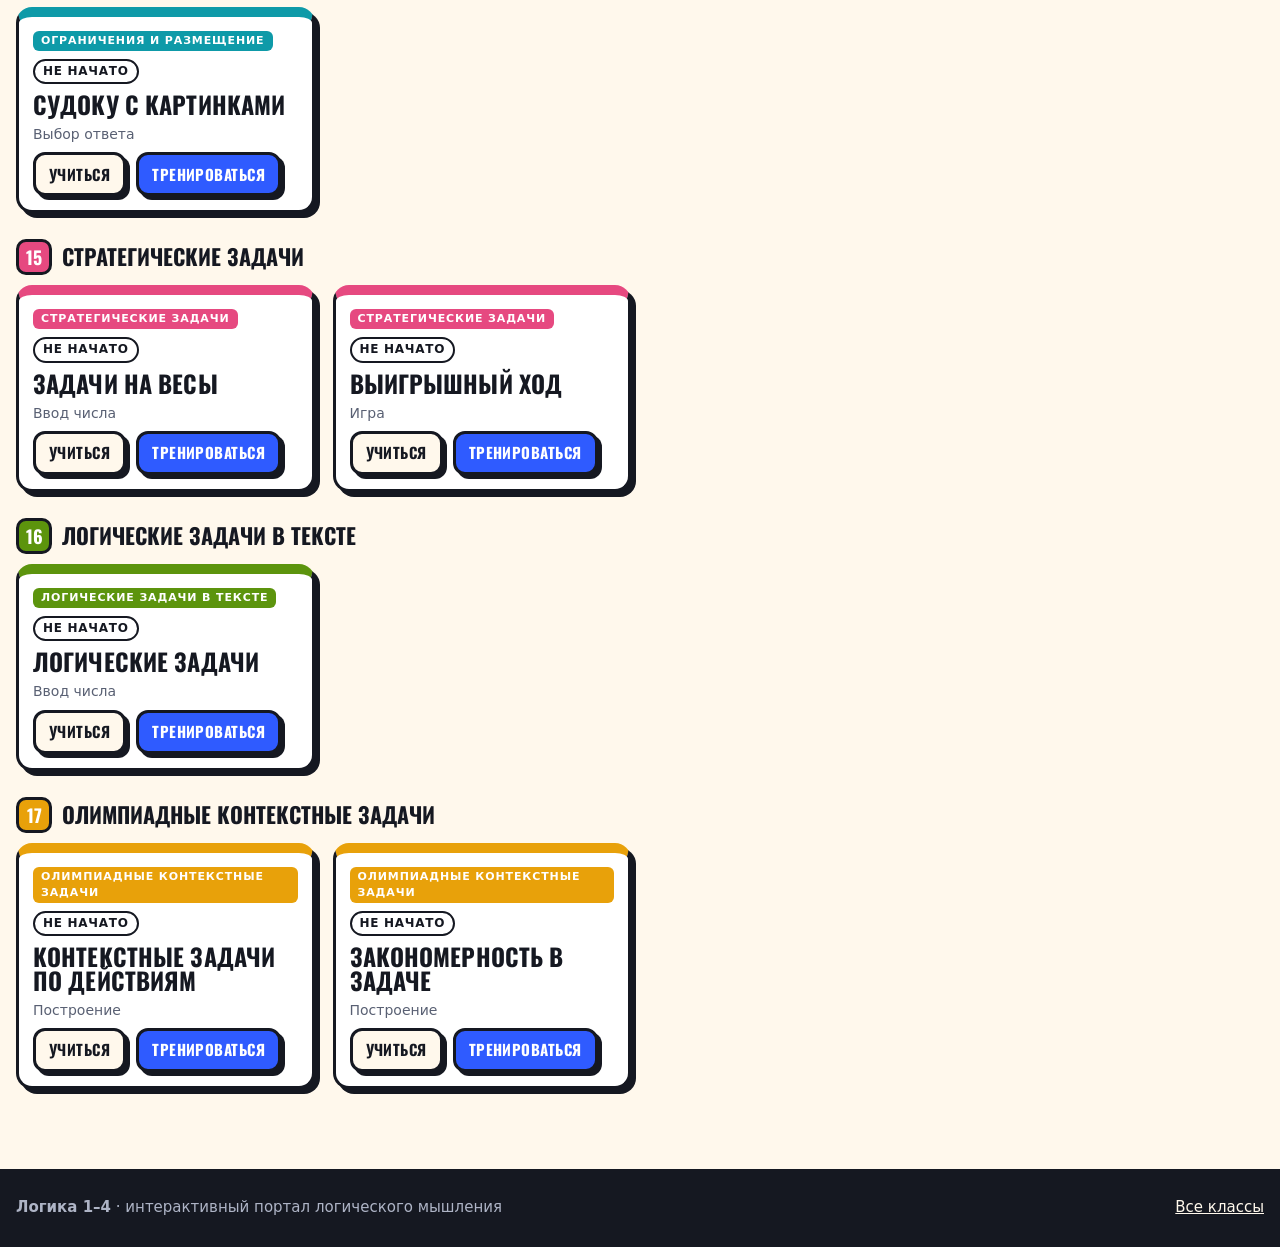
<file: 3/index.html>
<!doctype html>
<html lang="ru">
<head>
<meta charset="utf-8">
<meta name="viewport" content="width=device-width,initial-scale=1">
<title>3 класс — Логика 1–4</title>
<meta name="description" content="Логика для 3 класса: круги Эйлера, кубик, весы, палочки, первые стратегии.">
<link rel="icon" href="../assets/img/favicon.svg" type="image/svg+xml">
<link rel="stylesheet" href="../assets/css/fonts.css?v=7">
<link rel="stylesheet" href="../assets/css/style.css?v=7">
<link rel="stylesheet" href="../assets/css/site.css?v=7">
<link rel="stylesheet" href="../assets/css/print.css?v=7">
</head>
<body>
<main class="page" id="view"></main>
<footer><div class="in"><div><b>Логика 1–4</b> · <span class="ru">интерактивный портал логического мышления</span><span class="kz">логикалық ойлаудың интерактивті порталы</span></div>
<div><a href="../index.html"><span class="ru">Все классы</span><span class="kz">Барлық сынып</span></a></div></div></footer>
<script>window.GRADE = 3; window.DEV_PREMIUM = ['../assets/js/tasks/t_order.js', '../assets/js/tasks/t_numbers.js', '../assets/js/tasks/t_space.js', '../assets/js/tasks/t_3d.js', '../assets/js/tasks/t_logic.js', '../assets/js/tasks/t_olymp.js'];</script>
<script src="../assets/js/core.js?v=7"></script>
<script src="../assets/js/shapes.js?v=7"></script>
<script src="../assets/js/taskkit.js?v=7"></script>
<script src="../assets/js/curriculum.js?v=7"></script>
<script src="../assets/js/player.js?v=7"></script>
<script src="../assets/js/tasks/t_classify.js?v=7"></script>
<script src="../assets/js/tasks/t_patterns.js?v=7"></script>
<script src="../assets/js/meta.js?v=7"></script>
<script src="../assets/js/print.js?v=7"></script>
<script src="../assets/js/config.js?v=7"></script>
<script src="../assets/js/../vendor/supabase.js?v=7"></script>
<script src="../assets/js/auth.js?v=7"></script>
<script src="../assets/js/app.js?v=7"></script>
</body>
</html>
</file>
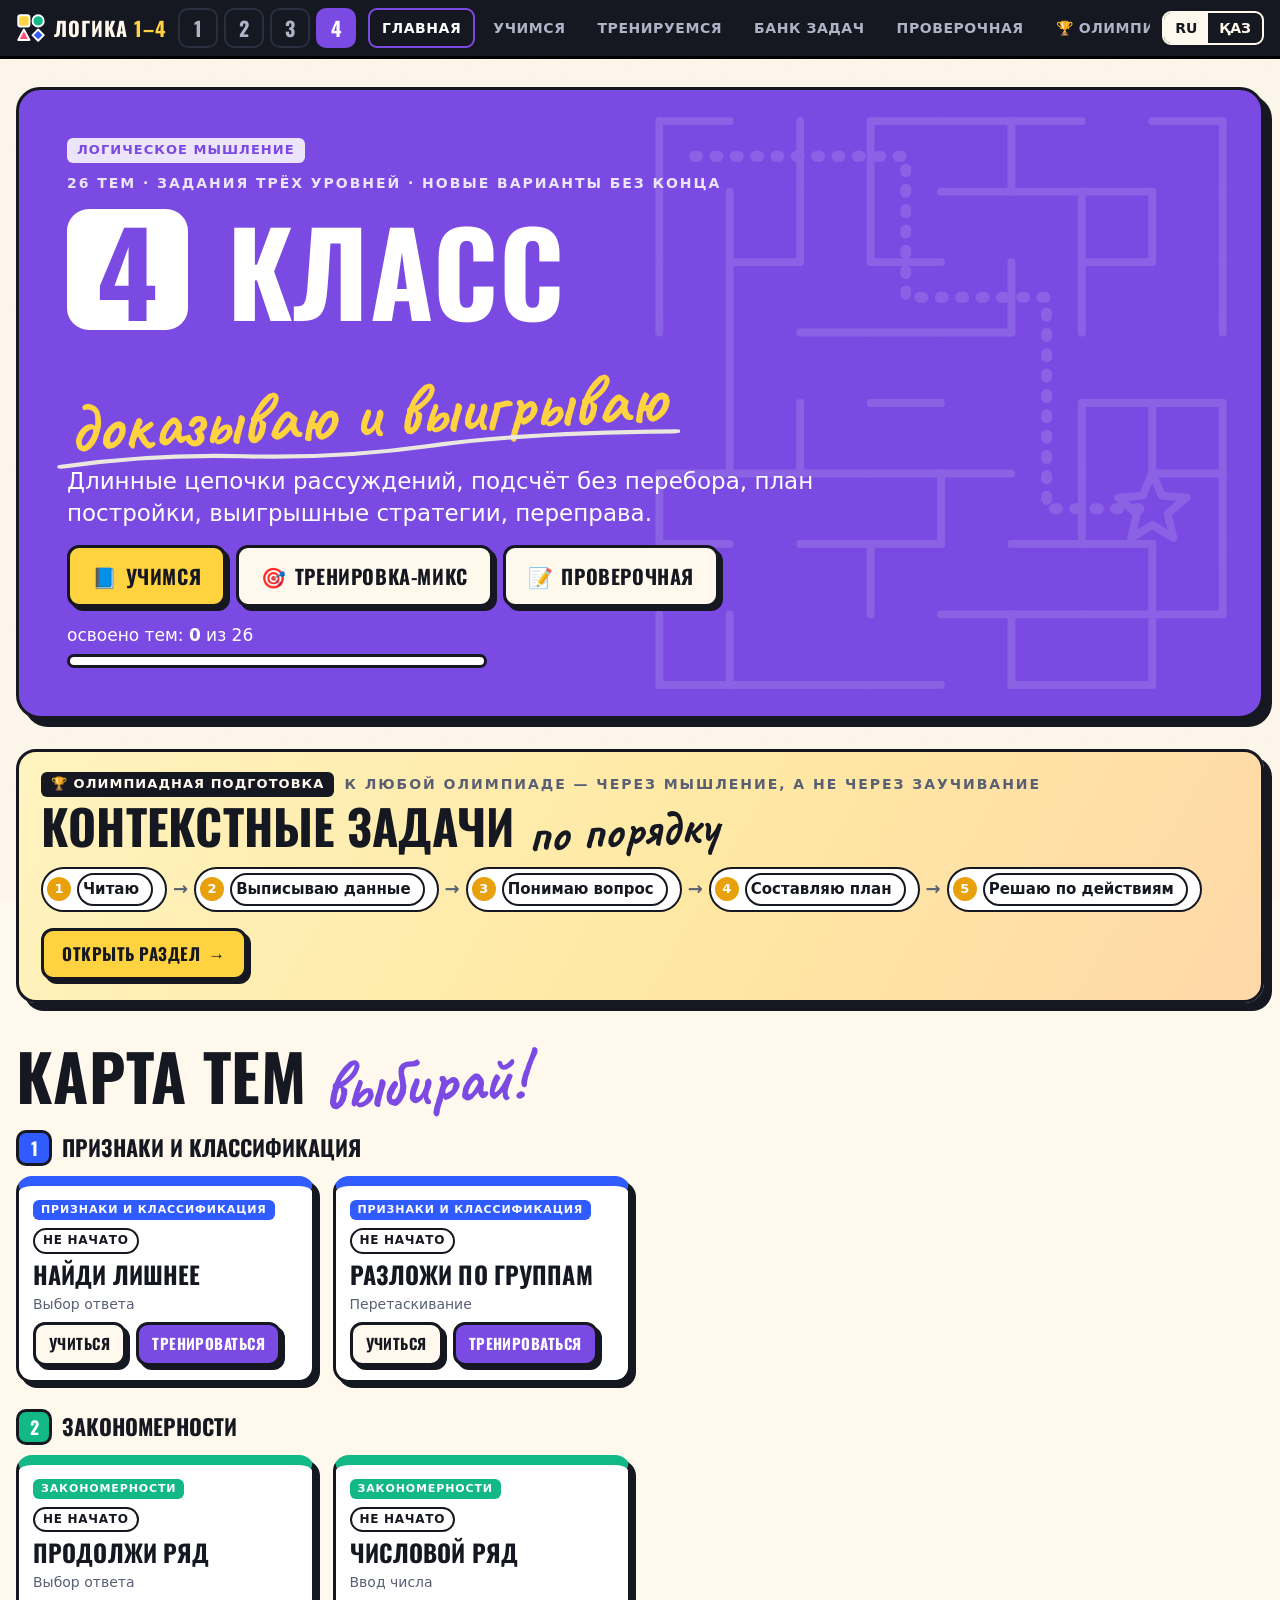
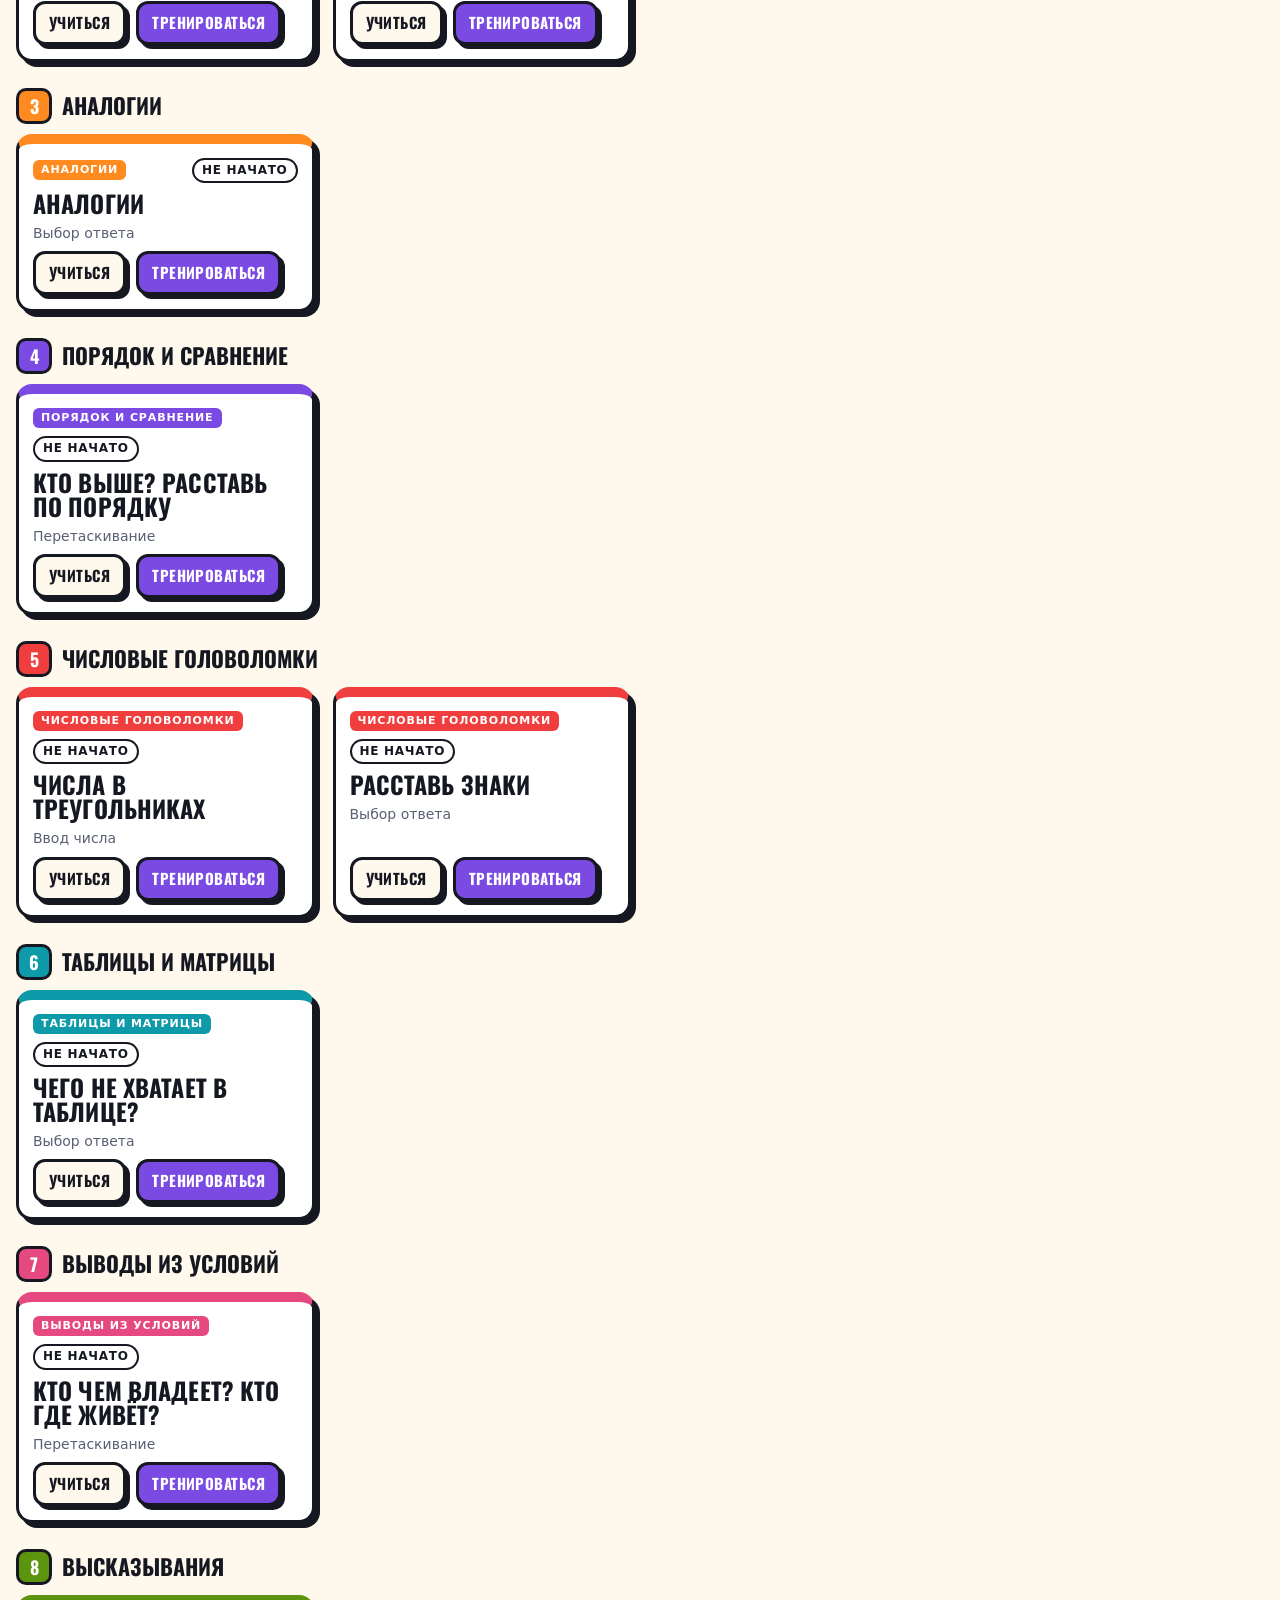
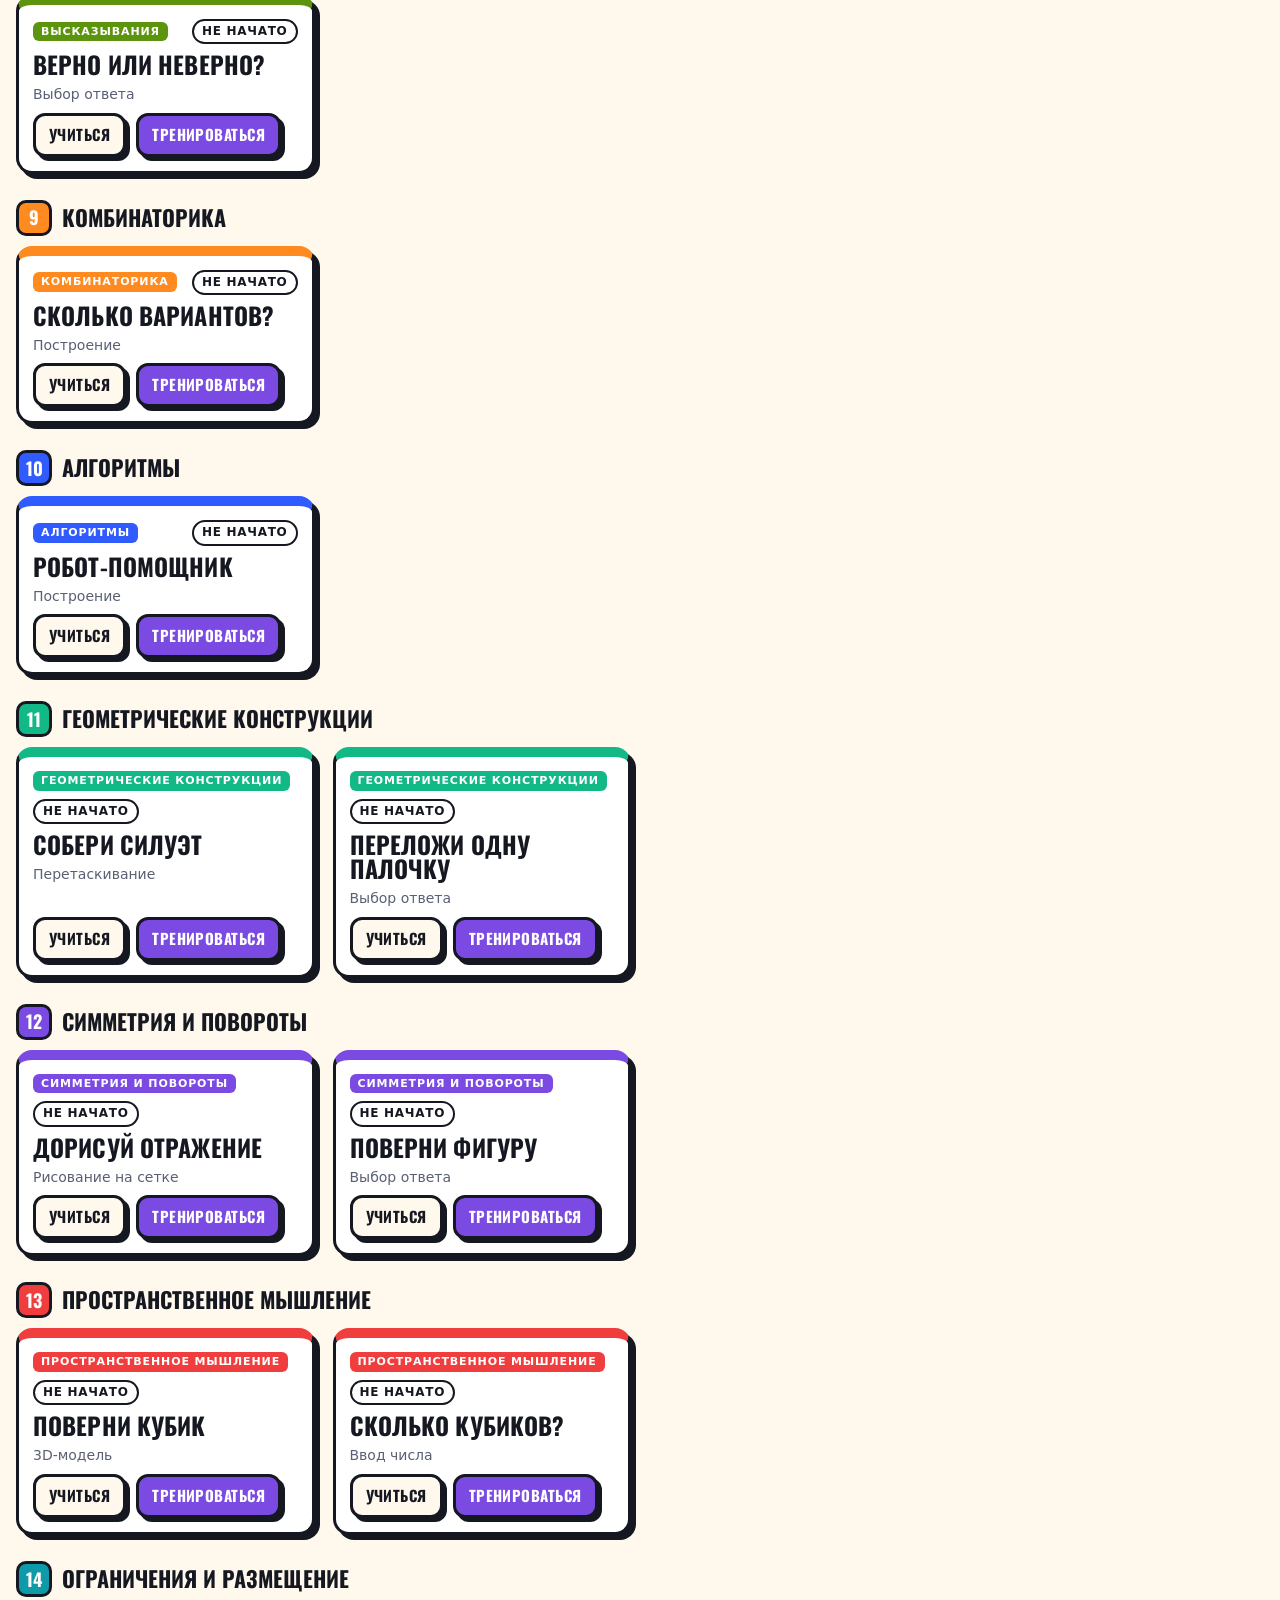
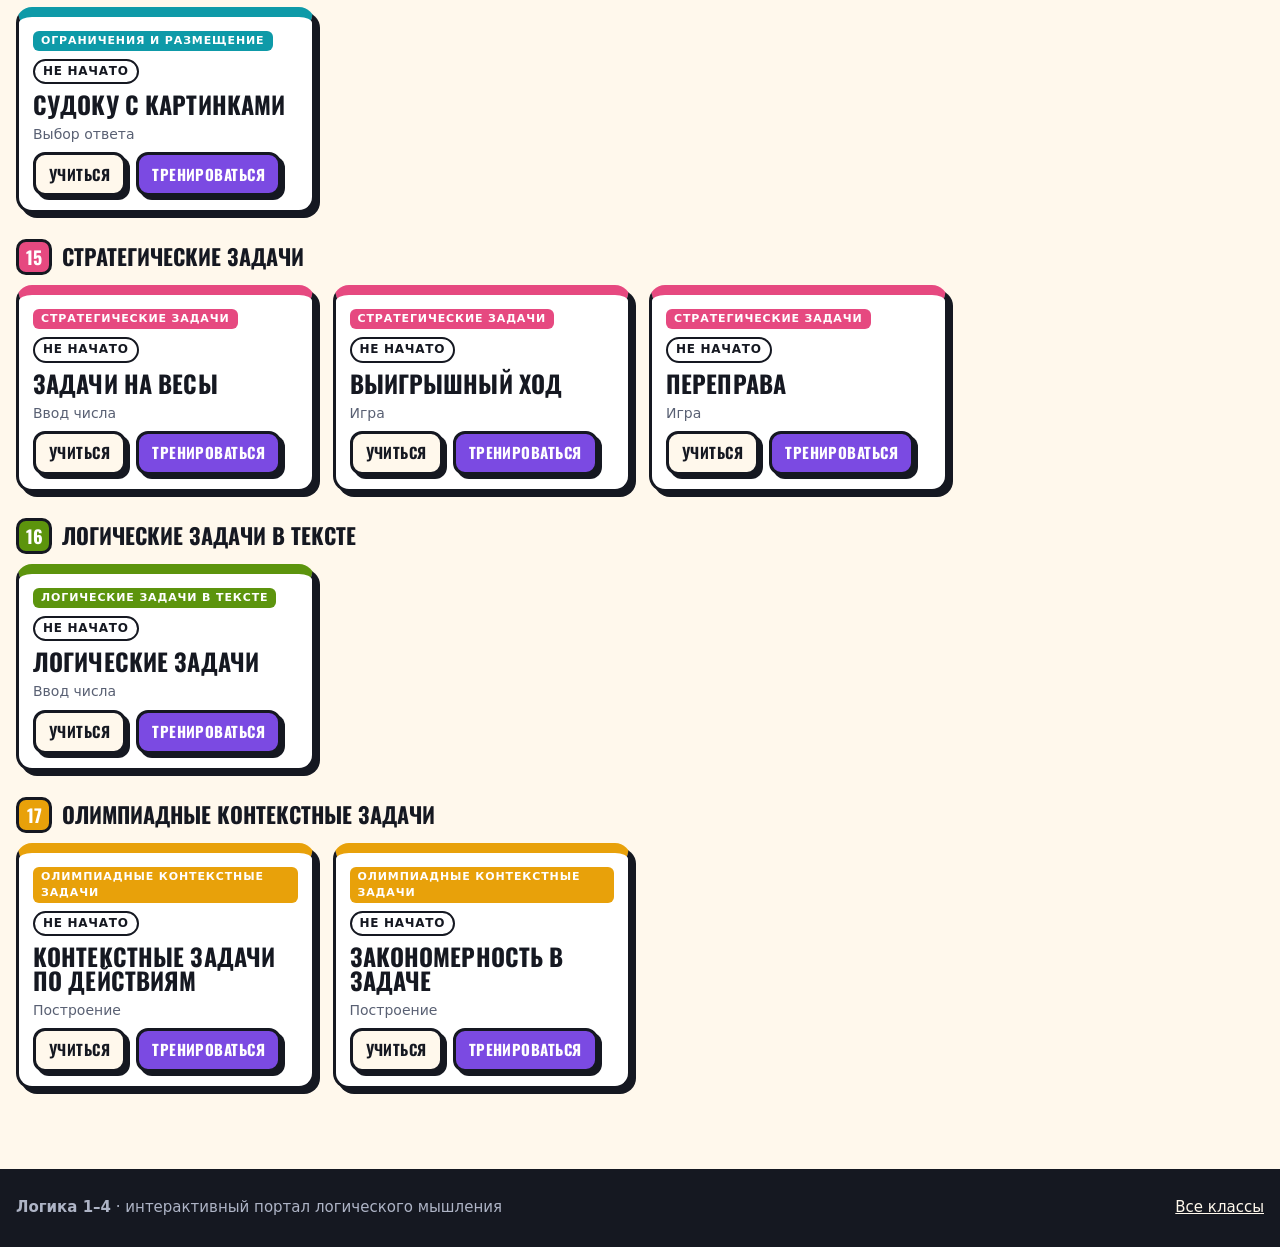
<file: 4/index.html>
<!doctype html>
<html lang="ru">
<head>
<meta charset="utf-8">
<meta name="viewport" content="width=device-width,initial-scale=1">
<title>4 класс — Логика 1–4</title>
<meta name="description" content="Логика для 4 класса: длинные рассуждения, план постройки, выигрышные стратегии, переправа.">
<link rel="icon" href="../assets/img/favicon.svg" type="image/svg+xml">
<link rel="stylesheet" href="../assets/css/fonts.css?v=7">
<link rel="stylesheet" href="../assets/css/style.css?v=7">
<link rel="stylesheet" href="../assets/css/site.css?v=7">
<link rel="stylesheet" href="../assets/css/print.css?v=7">
</head>
<body>
<main class="page" id="view"></main>
<footer><div class="in"><div><b>Логика 1–4</b> · <span class="ru">интерактивный портал логического мышления</span><span class="kz">логикалық ойлаудың интерактивті порталы</span></div>
<div><a href="../index.html"><span class="ru">Все классы</span><span class="kz">Барлық сынып</span></a></div></div></footer>
<script>window.GRADE = 4; window.DEV_PREMIUM = ['../assets/js/tasks/t_order.js', '../assets/js/tasks/t_numbers.js', '../assets/js/tasks/t_space.js', '../assets/js/tasks/t_3d.js', '../assets/js/tasks/t_logic.js', '../assets/js/tasks/t_olymp.js'];</script>
<script src="../assets/js/core.js?v=7"></script>
<script src="../assets/js/shapes.js?v=7"></script>
<script src="../assets/js/taskkit.js?v=7"></script>
<script src="../assets/js/curriculum.js?v=7"></script>
<script src="../assets/js/player.js?v=7"></script>
<script src="../assets/js/tasks/t_classify.js?v=7"></script>
<script src="../assets/js/tasks/t_patterns.js?v=7"></script>
<script src="../assets/js/meta.js?v=7"></script>
<script src="../assets/js/print.js?v=7"></script>
<script src="../assets/js/config.js?v=7"></script>
<script src="../assets/js/../vendor/supabase.js?v=7"></script>
<script src="../assets/js/auth.js?v=7"></script>
<script src="../assets/js/app.js?v=7"></script>
</body>
</html>
</file>
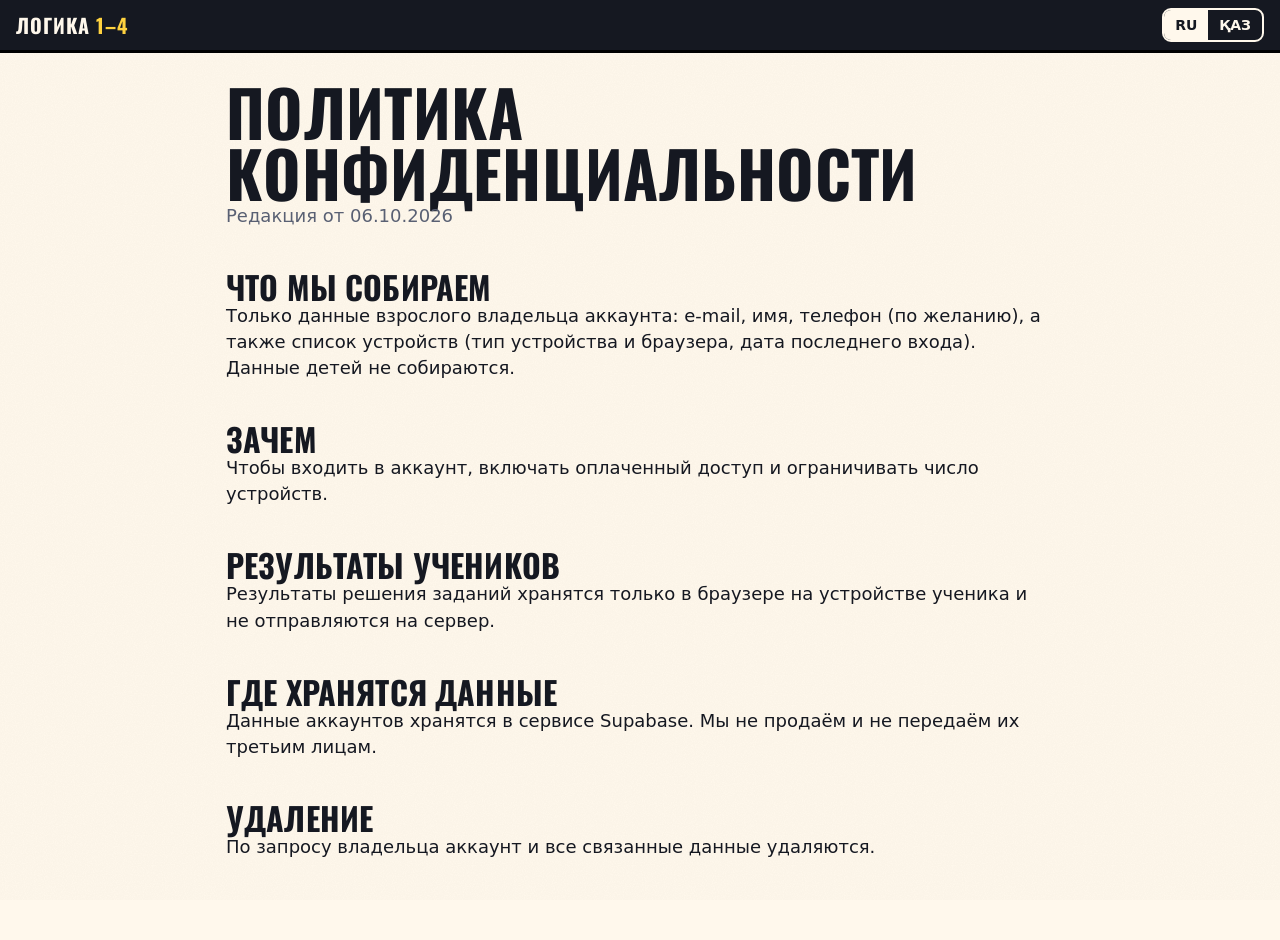
<file: privacy.html>
<!doctype html>
<html lang="ru"><head><meta charset="utf-8"><meta name="viewport" content="width=device-width,initial-scale=1">
<title>Политика конфиденциальности — Логика 1–4</title><link rel="icon" href="assets/img/favicon.svg" type="image/svg+xml">
<link rel="stylesheet" href="assets/css/fonts.css?v=5"><link rel="stylesheet" href="assets/css/style.css?v=5"><link rel="stylesheet" href="assets/css/site.css?v=5"></head>
<body><header class="topbar"><div class="in"><a class="brand" href="index.html"><span>Логика <i>1–4</i></span></a><div class="lang-switch"><button data-l="ru">RU</button><button data-l="kz">ҚАЗ</button></div></div></header>
<main class="page" style="max-width:860px"><h2><span class="ru">Политика конфиденциальности</span><span class="kz">Құпиялылық саясаты</span></h2><p class="mute"><span class="ru">Редакция от 06.10.2026</span><span class="kz">06.10.2026 редакциясы</span></p><section class="sec"><h3><span class="ru">Что мы собираем</span><span class="kz">Не жинаймыз</span></h3><p><span class="ru">Только данные взрослого владельца аккаунта: e-mail, имя, телефон (по желанию), а также список устройств (тип устройства и браузера, дата последнего входа). Данные детей не собираются.</span><span class="kz">Тек аккаунт иесі ересектің деректері: e-mail, аты, телефон (қалауы бойынша), сондай-ақ құрылғылар тізімі (құрылғы мен браузер түрі, соңғы кіру күні). Балалардың деректері жиналмайды.</span></p></section><section class="sec"><h3><span class="ru">Зачем</span><span class="kz">Не үшін</span></h3><p><span class="ru">Чтобы входить в аккаунт, включать оплаченный доступ и ограничивать число устройств.</span><span class="kz">Аккаунтқа кіру, төленген қолжетімділікті қосу және құрылғы санын шектеу үшін.</span></p></section><section class="sec"><h3><span class="ru">Результаты учеников</span><span class="kz">Оқушылардың нәтижелері</span></h3><p><span class="ru">Результаты решения заданий хранятся только в браузере на устройстве ученика и не отправляются на сервер.</span><span class="kz">Тапсырмаларды шешу нәтижелері тек оқушының құрылғысындағы браузерде сақталады және серверге жіберілмейді.</span></p></section><section class="sec"><h3><span class="ru">Где хранятся данные</span><span class="kz">Деректер қайда сақталады</span></h3><p><span class="ru">Данные аккаунтов хранятся в сервисе Supabase. Мы не продаём и не передаём их третьим лицам.</span><span class="kz">Аккаунт деректері Supabase сервисінде сақталады. Біз оларды сатпаймыз және үшінші тұлғаларға бермейміз.</span></p></section><section class="sec"><h3><span class="ru">Удаление</span><span class="kz">Жою</span></h3><p><span class="ru">По запросу владельца аккаунт и все связанные данные удаляются.</span><span class="kz">Аккаунт иесінің сұрауы бойынша аккаунт пен оған байланысты барлық дерек жойылады.</span></p></section></main>
<script src="assets/js/core.js?v=5"></script><script>initLang();</script></body></html>
</file>
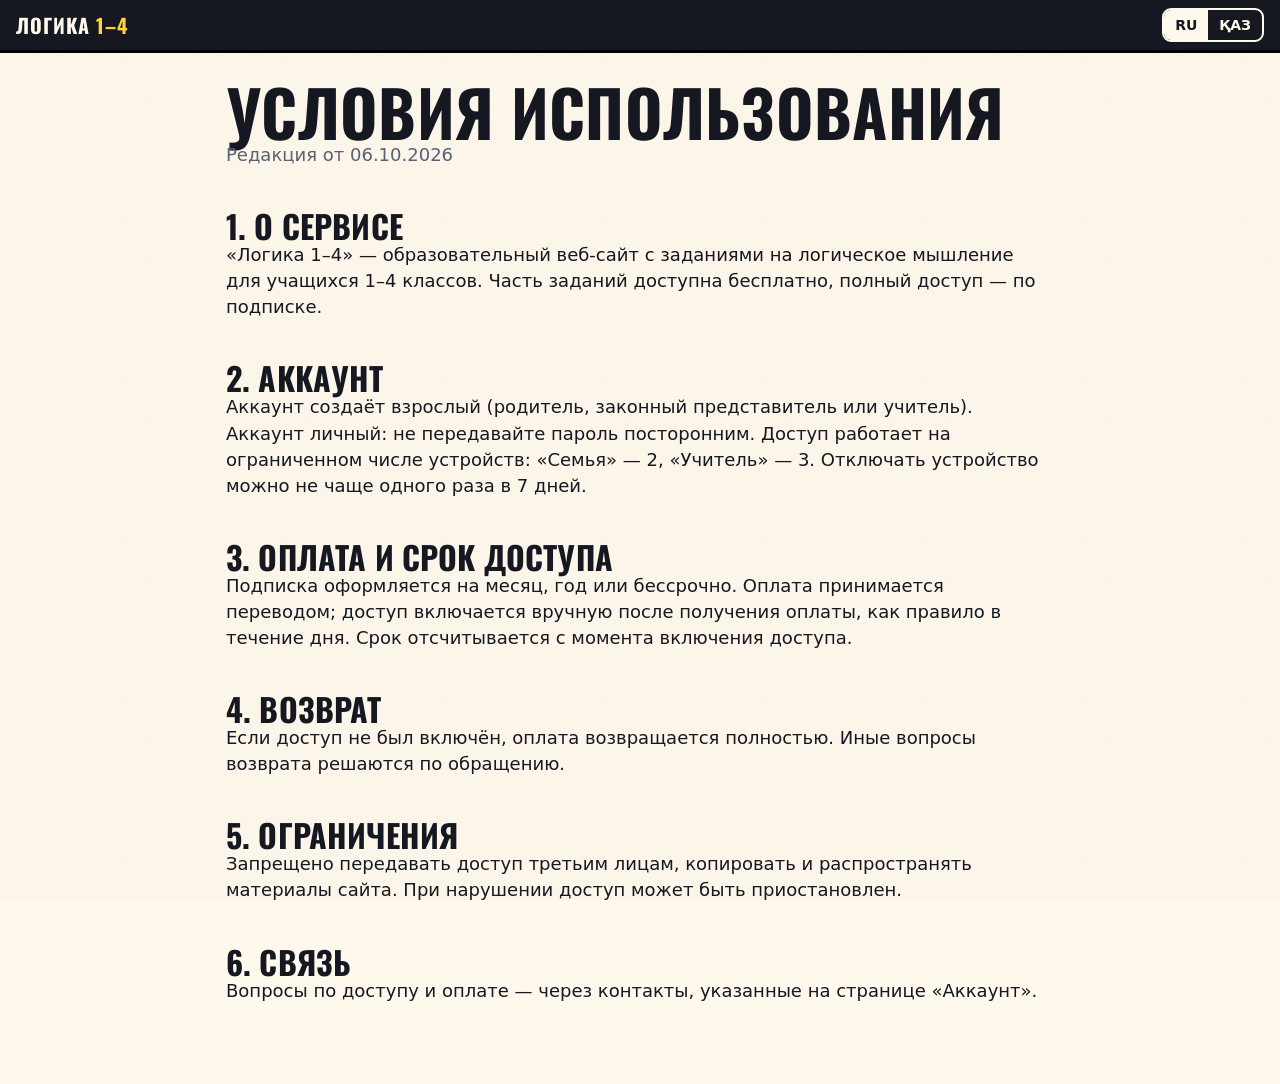
<file: terms.html>
<!doctype html>
<html lang="ru"><head><meta charset="utf-8"><meta name="viewport" content="width=device-width,initial-scale=1">
<title>Условия использования — Логика 1–4</title><link rel="icon" href="assets/img/favicon.svg" type="image/svg+xml">
<link rel="stylesheet" href="assets/css/fonts.css?v=5"><link rel="stylesheet" href="assets/css/style.css?v=5"><link rel="stylesheet" href="assets/css/site.css?v=5"></head>
<body><header class="topbar"><div class="in"><a class="brand" href="index.html"><span>Логика <i>1–4</i></span></a><div class="lang-switch"><button data-l="ru">RU</button><button data-l="kz">ҚАЗ</button></div></div></header>
<main class="page" style="max-width:860px"><h2><span class="ru">Условия использования</span><span class="kz">Пайдалану шарттары</span></h2><p class="mute"><span class="ru">Редакция от 06.10.2026</span><span class="kz">06.10.2026 редакциясы</span></p><section class="sec"><h3><span class="ru">1. О сервисе</span><span class="kz">1. Сервис туралы</span></h3><p><span class="ru">«Логика 1–4» — образовательный веб-сайт с заданиями на логическое мышление для учащихся 1–4 классов. Часть заданий доступна бесплатно, полный доступ — по подписке.</span><span class="kz">«Логика 1–4» — 1–4 сынып оқушыларына арналған логикалық ойлау тапсырмалары бар білім беру сайты. Тапсырмалардың бір бөлігі тегін, толық қолжетімділік — жазылым арқылы.</span></p></section><section class="sec"><h3><span class="ru">2. Аккаунт</span><span class="kz">2. Аккаунт</span></h3><p><span class="ru">Аккаунт создаёт взрослый (родитель, законный представитель или учитель). Аккаунт личный: не передавайте пароль посторонним. Доступ работает на ограниченном числе устройств: «Семья» — 2, «Учитель» — 3. Отключать устройство можно не чаще одного раза в 7 дней.</span><span class="kz">Аккаунтты ересек адам (ата-ана, заңды өкіл немесе мұғалім) ашады. Аккаунт жеке: құпиясөзді бөгде адамдарға бермеңіз. Қолжетімділік шектеулі құрылғыда жұмыс істейді: «Отбасы» — 2, «Мұғалім» — 3. Құрылғыны 7 күнде бір реттен жиі өшіруге болмайды.</span></p></section><section class="sec"><h3><span class="ru">3. Оплата и срок доступа</span><span class="kz">3. Төлем және қолжетімділік мерзімі</span></h3><p><span class="ru">Подписка оформляется на месяц, год или бессрочно. Оплата принимается переводом; доступ включается вручную после получения оплаты, как правило в течение дня. Срок отсчитывается с момента включения доступа.</span><span class="kz">Жазылым бір айға, бір жылға немесе мерзімсіз рәсімделеді. Төлем аударыммен қабылданады; қолжетімділік төлем түскеннен кейін қолмен, әдетте бір күн ішінде қосылады. Мерзім қолжетімділік қосылған сәттен басталады.</span></p></section><section class="sec"><h3><span class="ru">4. Возврат</span><span class="kz">4. Қайтару</span></h3><p><span class="ru">Если доступ не был включён, оплата возвращается полностью. Иные вопросы возврата решаются по обращению.</span><span class="kz">Егер қолжетімділік қосылмаса, төлем толық қайтарылады. Қайтарудың басқа сұрақтары өтініш бойынша шешіледі.</span></p></section><section class="sec"><h3><span class="ru">5. Ограничения</span><span class="kz">5. Шектеулер</span></h3><p><span class="ru">Запрещено передавать доступ третьим лицам, копировать и распространять материалы сайта. При нарушении доступ может быть приостановлен.</span><span class="kz">Қолжетімділікті үшінші тұлғаларға беруге, сайт материалдарын көшіруге және таратуға тыйым салынады. Бұзылған жағдайда қолжетімділік тоқтатылуы мүмкін.</span></p></section><section class="sec"><h3><span class="ru">6. Связь</span><span class="kz">6. Байланыс</span></h3><p><span class="ru">Вопросы по доступу и оплате — через контакты, указанные на странице «Аккаунт».</span><span class="kz">Қолжетімділік пен төлем бойынша сұрақтар — «Аккаунт» бетіндегі байланыстар арқылы.</span></p></section></main>
<script src="assets/js/core.js?v=5"></script><script>initLang();</script></body></html>
</file>
<file: assets/css/fonts.css>
/* Шрифты лежат в проекте — сайт не зависит от Google Fonts и работает в любой сети.
   Caveat — рукописные пометки; Oswald — заголовки на устройствах без Bahnschrift (телефоны, планшеты, Mac). */
@font-face{font-family:"Caveat";font-weight:700;font-display:swap;src:url(../fonts/caveat-latin-700.woff2) format("woff2");unicode-range:U+0000-00FF,U+0131,U+0152-0153,U+02BB-02BC,U+02C6,U+02DA,U+02DC,U+2000-206F,U+20AC,U+2122,U+2191,U+2193,U+2212,U+2215}
@font-face{font-family:"Caveat";font-weight:700;font-display:swap;src:url(../fonts/caveat-cyrillic-700.woff2) format("woff2");unicode-range:U+0301,U+0400-045F,U+0490-0491,U+04B0-04B1,U+2116}
@font-face{font-family:"Caveat";font-weight:700;font-display:swap;src:url(../fonts/caveat-cyrillic-ext-700.woff2) format("woff2");unicode-range:U+0460-052F,U+1C80-1C88,U+20B4,U+2DE0-2DFF,U+A640-A69F,U+FE2E-FE2F}
@font-face{font-family:"Oswald";font-weight:200 700;font-display:swap;src:url(../fonts/oswald-latin.woff2) format("woff2");unicode-range:U+0000-00FF,U+0131,U+0152-0153,U+02BB-02BC,U+02C6,U+02DA,U+02DC,U+2000-206F,U+20AC,U+2122,U+2191,U+2193,U+2212,U+2215}
@font-face{font-family:"Oswald";font-weight:200 700;font-display:swap;src:url(../fonts/oswald-cyrillic.woff2) format("woff2");unicode-range:U+0301,U+0400-045F,U+0490-0491,U+04B0-04B1,U+2116}
@font-face{font-family:"Oswald";font-weight:200 700;font-display:swap;src:url(../fonts/oswald-cyrillic-ext.woff2) format("woff2");unicode-range:U+0460-052F,U+1C80-1C88,U+20B4,U+2DE0-2DFF,U+A640-A69F,U+FE2E-FE2F}
</file>
<file: assets/css/style.css>
/* =====================================================================
   ЛОГИКА 1–4 — оформление. Та же система, что в уроке «Логика с нуля»:
   плоские контрастные цвета, толстая обводка, жёсткая тень, крупные
   сжатые заголовки + рукописные пометки Caveat.  Цвета — здесь, вверху.
   ===================================================================== */
:root{
  --ink:#151821; --paper:#FFF8EC; --card:#FFFFFF; --line:#151821;
  --blue:#2F5BFF; --green:#12B886; --pink:#FF4F7B; --red:#F03E3E; --orange:#FF8A1F;
  --purple:#7B4AE2; --teal:#0E9AA8; --yellow:#FFD23F; --mute:#596073;
  --g:#FFD23F; --gink:#151821;           /* цвет класса — задаётся на странице класса */
  --f-disp:Bahnschrift,"Oswald","Segoe UI",Arial,sans-serif;
  --f-body:Bahnschrift,"Segoe UI",system-ui,-apple-system,Roboto,Arial,sans-serif;
  --f-hand:Caveat,"Segoe Print",cursive;
  --f-mono:Consolas,"Courier New",monospace;
  --r:16px; --sh:6px 6px 0 var(--line);
}
*{box-sizing:border-box;margin:0;padding:0}
html{-webkit-text-size-adjust:100%}
body{background:var(--paper);color:var(--ink);font-family:var(--f-body);font-size:18px;line-height:1.45;min-height:100vh;overflow-x:hidden}
button{font:inherit;color:inherit;cursor:pointer;border:0;background:none;touch-action:manipulation}
a{color:inherit}
img,svg{max-width:100%}
body:not(.lang-kz) .kz{display:none!important}
body.lang-kz .ru{display:none!important}
::selection{background:var(--yellow)}

/* бумажная фактура */
body::before{content:"";position:fixed;inset:0;pointer-events:none;z-index:0;opacity:.35;
  background-image:url("data:image/svg+xml,%3Csvg xmlns='http://www.w3.org/2000/svg' width='160' height='160'%3E%3Cfilter id='n'%3E%3CfeTurbulence type='fractalNoise' baseFrequency='.9' numOctaves='2'/%3E%3CfeColorMatrix values='0 0 0 0 0.08  0 0 0 0 0.07  0 0 0 0 0.05  0 0 0 .09 0'/%3E%3C/filter%3E%3Crect width='160' height='160' filter='url(%23n)'/%3E%3C/svg%3E")}

/* ================= ТИПОГРАФИКА ================= */
h1,h2,h3,.disp{font-family:var(--f-disp);font-weight:700;font-variation-settings:"wdth" 75,"wght" 700;text-transform:uppercase;line-height:.95;letter-spacing:.005em}
h1{font-size:clamp(46px,8.5vw,118px)}
h2{font-size:clamp(32px,5vw,64px)}
h3{font-size:clamp(22px,2.6vw,32px);line-height:1}
.hand{font-family:var(--f-hand);font-weight:700;text-transform:none;letter-spacing:0;display:inline-block;transform:rotate(-3deg);line-height:1;position:relative}
h1 .hand,h2 .hand{font-size:1.08em}
.hand.u::after{content:"";position:absolute;left:-2%;right:-2%;bottom:-.12em;height:.22em;background:url("data:image/svg+xml,%3Csvg xmlns='http://www.w3.org/2000/svg' viewBox='0 0 200 20' preserveAspectRatio='none'%3E%3Cpath d='M2 12 Q 30 2 60 11 T 120 10 T 198 8' fill='none' stroke='%23151821' stroke-width='5' stroke-linecap='round'/%3E%3C/svg%3E") center/100% 100% no-repeat}
.hnote{font-family:var(--f-hand);font-weight:700;font-size:clamp(22px,2.4vw,32px);line-height:1.05;transform:rotate(-2deg);display:inline-block}
.eyebrow{font-size:14px;font-weight:700;letter-spacing:.14em;text-transform:uppercase;color:var(--mute);display:flex;gap:10px;align-items:center;flex-wrap:wrap}
.tag{display:inline-block;background:var(--ink);color:var(--paper);padding:3px 10px;border-radius:6px;letter-spacing:.08em;font-size:13px;font-weight:700;text-transform:uppercase}
.lead{font-size:clamp(18px,1.8vw,23px);line-height:1.4;max-width:900px}
.mute{color:var(--mute)}
b,strong{font-weight:700}
mark{background:var(--yellow);color:var(--ink);padding:0 .15em;border-radius:3px}
.inl{display:inline-flex;vertical-align:middle;margin:0 4px}
.inl svg{width:30px;height:30px}

/* ================= КАРКАС СТРАНИЦЫ ================= */
.topbar{position:sticky;top:0;z-index:30;background:var(--ink);color:var(--paper);border-bottom:3px solid #000}
.topbar .in{max-width:1320px;margin:0 auto;display:flex;align-items:center;gap:12px;padding:8px 16px;flex-wrap:wrap}
.brand{font-family:var(--f-disp);font-weight:700;font-variation-settings:"wdth" 75;letter-spacing:.05em;text-transform:uppercase;font-size:20px;text-decoration:none;white-space:nowrap;display:flex;align-items:center;gap:8px}
.brand i{font-style:normal;color:var(--yellow)}
.brand .logo{width:30px;height:30px}
.gpills{display:flex;gap:6px}
.gpills a{width:40px;height:40px;border-radius:10px;display:grid;place-items:center;font-family:var(--f-disp);font-weight:700;font-size:20px;text-decoration:none;border:2px solid #2A2F3E;color:#AEB4C6}
.gpills a.on{background:var(--g);color:var(--gink);border-color:var(--g)}
.tabs{display:flex;gap:4px;flex:1;min-width:0;overflow-x:auto;scrollbar-width:none}
.tabs::-webkit-scrollbar{display:none}
.tabs a{padding:8px 12px;border-radius:9px;font-size:14px;font-weight:700;text-transform:uppercase;letter-spacing:.04em;color:#AEB4C6;white-space:nowrap;text-decoration:none;border:2px solid transparent}
.tabs a.on{color:#fff;border-color:var(--g)}
.lang-switch{display:flex;border:2px solid var(--paper);border-radius:9px;overflow:hidden;margin-left:auto}
.lang-switch button{padding:5px 11px;font-weight:700;font-size:14px}
.lang-switch button.on{background:var(--paper);color:var(--ink)}
main{position:relative;z-index:1}
.page{max-width:1320px;margin:0 auto;padding:28px 16px 80px}
.sec{margin:42px 0 0}
.sec>h2{margin-bottom:14px}
footer{position:relative;z-index:1;background:var(--ink);color:#AEB4C6;padding:28px 16px;font-size:15px}
footer .in{max-width:1320px;margin:0 auto;display:flex;gap:24px;flex-wrap:wrap;justify-content:space-between}
footer a{color:var(--paper)}

/* ================= БЛОКИ ================= */
.card{background:var(--card);border:3px solid var(--line);box-shadow:var(--sh);border-radius:var(--r);padding:18px}
.card.flat{box-shadow:none}
.card.dk{background:var(--ink);color:var(--paper);border-color:#000}
.grid{display:grid;gap:18px}
.g2{grid-template-columns:repeat(2,minmax(0,1fr))}
.g3{grid-template-columns:repeat(3,minmax(0,1fr))}
.g4{grid-template-columns:repeat(4,minmax(0,1fr))}
.auto{grid-template-columns:repeat(auto-fill,minmax(240px,1fr))}
.row{display:flex;gap:14px;flex-wrap:wrap;align-items:center}
.grow{flex:1}
.pill{display:inline-flex;align-items:center;gap:6px;padding:6px 12px;border-radius:999px;border:3px solid var(--line);background:#fff;font-weight:700;font-size:15px}
.pill svg{height:26px;width:auto}
.btn{font-family:var(--f-disp);font-weight:700;text-transform:uppercase;letter-spacing:.03em;font-size:17px;padding:10px 18px;min-height:52px;min-width:52px;border:3px solid var(--ink);background:var(--paper);color:var(--ink);border-radius:12px;box-shadow:4px 4px 0 var(--ink);display:inline-flex;align-items:center;justify-content:center;gap:8px;transition:transform .08s,box-shadow .08s;text-decoration:none;font-variation-settings:"wdth" 85}
.btn:active{transform:translate(3px,3px);box-shadow:1px 1px 0 var(--ink)}
.btn.y{background:var(--yellow)} .btn.g{background:var(--g);color:var(--gink)}
.btn.dk{background:var(--ink);color:var(--paper)}
.btn.sm{min-height:44px;padding:6px 13px;font-size:15px}
.btn[disabled]{opacity:.45;pointer-events:none}
.btns{display:flex;gap:10px;flex-wrap:wrap;align-items:center}
.k{font-size:13px;font-weight:700;letter-spacing:.12em;text-transform:uppercase;opacity:.7;margin-bottom:6px}
#toast{position:fixed;left:50%;bottom:24px;transform:translate(-50%,140%);background:var(--ink);color:var(--paper);padding:12px 20px;border-radius:12px;border:3px solid #000;z-index:200;font-weight:700;max-width:min(92vw,620px);text-align:center;transition:transform .3s}
#toast.show{transform:translate(-50%,0)}

/* ================= ЗАДАНИЕ ================= */
.task{background:var(--card);border:3px solid var(--line);border-radius:20px;box-shadow:8px 8px 0 var(--line);padding:clamp(14px,2vw,24px);position:relative}
.task.shake{animation:shake .4s}
.task.solved{box-shadow:8px 8px 0 var(--green)}
.thead{margin-bottom:14px}
.tmeta{display:flex;gap:10px;align-items:center;flex-wrap:wrap;margin-bottom:10px}
.tdir{background:var(--ink);color:var(--paper);padding:3px 10px;border-radius:6px;font-size:12px;font-weight:700;letter-spacing:.08em;text-transform:uppercase}
.ttitle{font-family:var(--f-disp);font-weight:700;font-variation-settings:"wdth" 75;text-transform:uppercase;font-size:20px}
.tnum{font-family:var(--f-mono);font-weight:700;color:var(--mute)}
.lvl{display:inline-flex;gap:4px;margin-left:auto}
.lvl i{width:12px;height:12px;border-radius:50%;border:2px solid var(--ink);display:block}
.lvl i.on{background:var(--ink)}
.tq{display:flex;gap:12px;align-items:flex-start}
.say{flex:none;width:52px;height:52px;border-radius:50%;border:3px solid var(--ink);background:var(--yellow);display:grid;place-items:center;box-shadow:3px 3px 0 var(--ink)}
.say:active{transform:translate(2px,2px);box-shadow:1px 1px 0 var(--ink)}
.qtext{font-size:clamp(19px,2vw,25px);line-height:1.35;font-weight:600;padding-top:8px}
.tbody{display:flex;flex-direction:column;gap:16px;align-items:center;padding:6px 0}
.tbody.locked{pointer-events:none}
.tbody.locked .keypad{opacity:.4}
.tfeed{min-height:8px;margin-top:12px}
.fb{border:3px solid var(--line);border-radius:14px;padding:12px 16px;font-size:18px;line-height:1.4;animation:rise .3s ease}
.fb.ok{background:#D3F9E8}.fb.err{background:#FFE0E8}.fb.hint{background:#FFF3BF}.fb.info{background:#EEF2FF}.fb.steps{background:var(--paper)}
.fb b{display:block;margin-bottom:2px}
.fb ol{margin:6px 0 10px 24px}.fb li{margin:6px 0}
.fb .btns{margin-top:6px}
.tbar{display:flex;gap:10px;flex-wrap:wrap;align-items:center;margin-top:14px;border-top:3px dashed #D9D2C2;padding-top:14px}
.pulse{animation:pulse 1.1s ease infinite}
@keyframes pulse{50%{box-shadow:0 0 0 6px rgba(255,210,63,.8),4px 4px 0 var(--ink)}}
@keyframes shake{20%,60%{transform:translateX(-7px)}40%,80%{transform:translateX(7px)}}
@keyframes rise{from{opacity:0;transform:translateY(10px)}to{opacity:1;transform:none}}
@keyframes pop{0%{transform:scale(.6)}70%{transform:scale(1.12)}100%{transform:scale(1)}}
.pop{animation:pop .35s ease}
.hl{outline:5px solid var(--yellow)!important;outline-offset:2px;border-radius:10px}
.dim{opacity:.3}

/* варианты ответа */
.choices{display:flex;gap:12px;flex-wrap:wrap;justify-content:center}
.choice{position:relative;min-width:84px;min-height:84px;padding:10px 14px;border:3px solid var(--line);border-radius:14px;background:#fff;box-shadow:4px 4px 0 var(--line);display:flex;align-items:center;justify-content:center;transition:transform .1s}
.choice .ltr{position:absolute;top:-12px;left:-10px;width:26px;height:26px;border-radius:50%;background:var(--ink);color:#fff;font-size:13px;font-weight:700;display:grid;place-items:center}
.choice.sel{background:#FFF3BF;transform:translateY(-3px);box-shadow:4px 7px 0 var(--line)}
.choice.good{background:#B2F2D6}.choice.bad{background:#FFC2D1;animation:shake .4s}
.bign{font-family:var(--f-disp);font-size:44px;font-variation-settings:"wdth" 80}

/* перетаскивание */
.pool{display:flex;flex-wrap:wrap;gap:10px;justify-content:center;min-height:76px;padding:10px;border:3px dashed #CFC6B2;border-radius:16px;width:100%}
.chip{display:inline-flex;align-items:center;justify-content:center;gap:6px;padding:6px 10px;min-height:60px;min-width:60px;border:3px solid var(--line);border-radius:14px;background:#fff;font-weight:700;font-size:17px;cursor:grab;touch-action:none;user-select:none;-webkit-user-select:none;box-shadow:3px 3px 0 var(--line)}
.chip.pic{padding:4px}
.chip.sel{outline:5px solid var(--yellow);outline-offset:2px}
.chip.dragging{opacity:.3}
.chip.ghost{position:fixed;z-index:999;pointer-events:none;opacity:.95;transform:rotate(-3deg) scale(1.06);box-shadow:8px 8px 0 rgba(0,0,0,.35)}
.chip.bad{border-color:var(--red);box-shadow:3px 3px 0 var(--red);animation:shake .4s}
.chip.ok{background:#D3F9E8}
.chip.person svg{height:46px;width:auto}
.dz{border:3px dashed var(--line);border-radius:14px;padding:8px;min-height:84px;display:flex;flex-wrap:wrap;gap:8px;align-content:flex-start;justify-content:center;background:rgba(255,255,255,.6);transition:background .15s}
.dz.over{background:#FFF3BF;border-style:solid}
.dzt{width:100%;font-weight:700;font-size:15px;text-transform:uppercase;letter-spacing:.05em;text-align:center}
.emo{font-family:"Segoe UI Emoji","Apple Color Emoji","Noto Color Emoji",sans-serif;line-height:1;display:inline-block}

/* — найди лишнее — */
.oddrow{display:flex;gap:14px;flex-wrap:wrap;justify-content:center}
.oddit{border:3px solid var(--line);border-radius:18px;background:#fff;padding:12px;box-shadow:4px 4px 0 var(--line);display:flex;flex-direction:column;align-items:center;gap:4px;min-width:110px;min-height:120px;justify-content:center;transition:transform .12s}
.oddit.sel{background:#FFF3BF;transform:translateY(-4px)}
.oddit.good{background:#B2F2D6}.oddit.bad{background:#FFC2D1;animation:shake .4s}
.oddit .cap{font-family:var(--f-hand);font-size:24px;font-weight:700;min-height:26px;color:var(--blue)}

/* — разложи — */
.boxes{display:grid;grid-template-columns:1fr 1fr;gap:14px;width:100%}
.box{min-height:150px}
.zl{display:inline-flex;align-items:center;gap:8px}
.zl svg{width:34px;height:34px}
.sw{display:inline-block;width:26px;height:26px;border-radius:50%;border:3px solid var(--ink)}
.ttable{display:grid;grid-template-columns:auto 1fr 1fr;gap:8px;width:100%;max-width:720px}
.ttable .th{display:flex;align-items:center;justify-content:center;gap:6px;font-weight:700;font-size:15px;text-transform:uppercase}
.ttable .th svg{width:36px;height:36px}
.ttable .cell{min-height:110px}
.venn{position:relative;width:100%;max-width:760px;aspect-ratio:2/1}
.vbg{position:absolute;inset:0;width:100%;height:100%}
.va{fill:rgba(47,91,255,.10);stroke:var(--blue);stroke-width:5}
.vb{fill:rgba(255,138,31,.12);stroke:var(--orange);stroke-width:5}
.vlab{position:absolute;top:-6px;font-family:var(--f-hand);font-weight:700;font-size:30px;background:var(--paper);padding:0 8px;border-radius:8px}
.vlab.a{left:8%;color:var(--blue);transform:rotate(-4deg)}.vlab.b{right:8%;color:#C2550A;transform:rotate(3deg)}
.vz{position:absolute;border:none;background:transparent;min-height:0;padding:4px}
.vz.over{background:rgba(255,210,63,.35)}
.vennwrap{width:100%;display:flex;flex-direction:column;align-items:center;gap:12px}
.zA{left:4%;top:14%;width:32%;height:72%;border-radius:50% 0 0 50%}
.zAB{left:37%;top:10%;width:26%;height:80%;border-radius:40%}
.zB{right:4%;top:14%;width:32%;height:72%;border-radius:0 50% 50% 0}
.vz .chip svg{width:44px;height:44px}
.vout{width:100%;max-width:760px;min-height:84px}

/* — ряд фигур — */
.patrow{display:flex;gap:8px;flex-wrap:wrap;justify-content:center;align-items:center}
.pit{width:86px;height:86px;border:3px solid transparent;border-radius:14px;display:grid;place-items:center;background:#fff}
.pit.g0{box-shadow:0 6px 0 -1px var(--blue)}.pit.g1{box-shadow:0 6px 0 -1px var(--orange)}
.pit.blank{border:3px dashed var(--line);background:#FFF3BF;font-family:var(--f-disp);font-size:44px;font-weight:700}
.pit.blank.filled{border-style:solid;background:#fff}
.pit.sel{border-color:var(--ink);background:#FFF3BF}.pit.good{background:#B2F2D6;border-color:var(--green)}.pit.bad{background:#FFC2D1;animation:shake .4s}

/* — числовой ряд — */
.numrow{display:flex;align-items:flex-end;justify-content:center;flex-wrap:wrap;gap:0;padding-top:46px}
.nc{min-width:76px;height:76px;padding:0 8px;border:3px solid var(--line);border-radius:14px;background:#fff;display:grid;place-items:center;font-family:var(--f-disp);font-size:38px;font-weight:700;box-shadow:3px 3px 0 var(--line)}
.nc.blank{background:#FFF3BF;padding:0}
.arc{width:44px;height:76px;position:relative}
.arc span{position:absolute;left:50%;top:-40px;transform:translateX(-50%);white-space:nowrap;font-family:var(--f-hand);font-weight:700;font-size:28px;color:var(--red);opacity:0;transition:opacity .4s}
.arc::before{content:"";position:absolute;left:-30px;right:-30px;top:-14px;height:30px;border:3px solid var(--red);border-bottom:none;border-radius:50% 50% 0 0;opacity:0;transition:opacity .4s}
.numrow.arcs .arc span,.numrow.arcs .arc::before{opacity:1}
.numf{min-width:76px;height:70px;border-radius:12px;border:none;background:transparent;font-family:var(--f-disp);font-size:38px;font-weight:700;color:var(--ink);display:grid;place-items:center;padding:0 8px}
.numf.empty .v{opacity:.35}
.numf.focus{outline:4px solid var(--blue);outline-offset:-4px}
.ansline .numf,.tri .numf{background:#FFF3BF;border:3px solid var(--line);height:64px}
.numf.good{background:#B2F2D6!important}.numf.bad{background:#FFC2D1!important;animation:shake .4s}
.keypad{display:grid;grid-template-columns:repeat(3,64px);gap:8px}
.keypad button{height:58px;border:3px solid var(--line);border-radius:12px;background:#fff;font-family:var(--f-disp);font-weight:700;font-size:26px;box-shadow:3px 3px 0 var(--line)}
.keypad button:active{transform:translate(2px,2px);box-shadow:1px 1px 0 var(--line)}
.keypad button.ok{background:var(--yellow);font-size:20px}
.ansline{display:flex;align-items:center;gap:12px;font-family:var(--f-disp);font-weight:700;font-size:28px;text-transform:uppercase}

/* — аналогии — */
.analog{display:flex;align-items:center;justify-content:center;gap:10px;flex-wrap:wrap}
.ap{width:118px;height:118px;border:3px solid var(--line);border-radius:16px;display:grid;place-items:center;background:#fff;box-shadow:3px 3px 0 var(--line)}
.ap.q{background:#FFF3BF;border-style:dashed;font-family:var(--f-disp);font-size:52px;font-weight:700}
.aa{font-size:38px;font-weight:700}
.asep{font-family:var(--f-hand);font-weight:700;font-size:28px;line-height:1;text-align:center;color:var(--purple);padding:0 10px;transform:rotate(-4deg)}
.anotes{display:flex;gap:18px;flex-wrap:wrap;justify-content:center;color:var(--red)}

/* — условия, расстановки — */
.clues{list-style:none;counter-reset:c;display:flex;flex-direction:column;gap:8px;width:100%;max-width:820px}
.clues li{counter-increment:c;position:relative;padding:10px 14px 10px 52px;border:3px solid var(--line);border-radius:12px;background:var(--paper);font-size:19px;font-weight:600}
.clues li::before{content:counter(c);position:absolute;left:10px;top:50%;transform:translateY(-50%);width:30px;height:30px;border-radius:50%;background:var(--ink);color:#fff;font-weight:700;font-size:15px;display:grid;place-items:center}
.clues li.bad{background:#FFC2D1;animation:shake .4s}.clues li.hl{background:#FFF3BF;outline:none!important}.clues li.okc{background:#D3F9E8}
.slots{display:flex;gap:10px;align-items:stretch;flex-wrap:wrap;justify-content:center;width:100%}
.slot{min-width:118px;min-height:96px;position:relative}
.slot>b{position:absolute;top:4px;left:8px;font-family:var(--f-disp);font-size:18px;color:#B6AE9B}
.slab{align-self:center;font-family:var(--f-hand);font-weight:700;font-size:24px;color:var(--purple);max-width:120px;line-height:1}
.slab.l{transform:rotate(-4deg)}.slab.r{transform:rotate(3deg)}
.kids{display:flex;gap:14px;flex-wrap:wrap;justify-content:center}
.kid{display:flex;flex-direction:column;align-items:center;gap:4px;font-size:18px}
.kid .slot{min-width:96px;min-height:82px}
.street{display:flex;gap:10px;flex-wrap:wrap;justify-content:center}
.house{display:flex;flex-direction:column;align-items:center;gap:4px}
.house .hs{width:116px}
.house .slot{min-width:116px;min-height:78px}
.lgrid-wrap{width:100%;display:flex;justify-content:center}
.lgrid{border-collapse:separate;border-spacing:4px}
.lgrid th{font-weight:700;padding:2px 8px;font-size:16px}
.lgrid td{width:52px;height:46px;text-align:center;border:3px solid var(--line);border-radius:8px;background:#fff;font-size:26px;font-weight:700}
.lgrid td.y{background:#B2F2D6}.lgrid td.n{background:#FFE0E8;color:var(--red)}

/* — высказывания — */
.spic{display:flex;flex-wrap:wrap;gap:8px;justify-content:center;padding:12px;border:3px solid var(--line);border-radius:16px;background:var(--paper);max-width:760px}
.sit{display:grid;place-items:center;border-radius:12px;transition:opacity .2s}
.stlist{display:flex;flex-direction:column;gap:10px;width:100%;max-width:880px}
.stm{display:flex;gap:12px;align-items:center;justify-content:space-between;border:3px solid var(--line);border-radius:14px;padding:10px 12px;background:#fff;flex-wrap:wrap}
.stm.bad{background:#FFE0E8}.stm.good{background:#D3F9E8}
.stt{font-size:20px;font-weight:600;flex:1;min-width:220px}
.tf{display:flex;gap:6px}
.tf button{min-height:48px;padding:6px 14px;border:3px solid var(--line);border-radius:10px;font-weight:700;background:var(--paper);text-transform:uppercase;font-size:15px}
.tf button.on[data-v="1"]{background:var(--green);color:#fff}.tf button.on[data-v="0"]{background:var(--red);color:#fff}

/* — треугольники — */
.trirow{display:flex;gap:18px;flex-wrap:wrap;justify-content:center}
.tri{position:relative;width:210px;height:236px}
.tri svg{position:absolute;left:0;top:0;width:210px;height:194px}
.tvs{font-family:var(--f-disp);font-weight:700;font-size:25px;text-anchor:middle;dominant-baseline:central;fill:var(--ink)}
.tvm{font-family:var(--f-disp);font-weight:700;font-size:44px;text-anchor:middle;dominant-baseline:central;fill:var(--blue)}
.tslot{position:absolute;left:50%;top:90px;transform:translateX(-50%)}
.tri .numf{min-width:74px;height:58px}
.tcalc{position:absolute;left:-20px;right:-20px;top:200px;text-align:center;font-family:var(--f-hand);font-weight:700;font-size:24px;color:var(--red);white-space:nowrap}
.tri.hl{outline:none!important}.tri.hl svg path{fill:#FFF3BF}

/* — знаки — */
.eqrow{display:flex;gap:8px;align-items:center;flex-wrap:wrap;justify-content:center}
.en{font-family:var(--f-disp);font-weight:700;font-size:52px;min-width:40px;text-align:center}
.en.res{color:var(--blue)}
.eop{width:66px;height:66px;border:3px dashed var(--line);border-radius:12px;background:#FFF3BF;font-family:var(--f-disp);font-weight:700;font-size:42px}
.eop.set{border-style:solid;background:#fff}
.eqlive{font-size:20px;min-height:28px}

/* — матрица — */
.mgrid{display:grid;grid-template-columns:repeat(3,96px);gap:8px;padding:10px;border:3px solid var(--line);border-radius:16px;background:var(--paper)}
.mc{width:96px;height:96px;border:3px solid var(--line);border-radius:12px;background:#fff;display:grid;place-items:center;font-family:var(--f-disp);font-size:46px;font-weight:700}
.mc.q{background:#FFF3BF;border-style:dashed}.mc.q.good{background:#B2F2D6;border-style:solid}

/* — робот — */
.robot{display:flex;gap:20px;flex-wrap:wrap;justify-content:center;align-items:flex-start;width:100%}
.rfield{--c:min(64px,calc((100vw - 90px)/var(--w)));position:relative;display:grid;grid-template-columns:repeat(var(--w),var(--c));grid-auto-rows:var(--c);border:3px solid var(--line);border-radius:12px;overflow:hidden;background:#fff}
.rc{border-right:2px solid #E6DFCF;border-bottom:2px solid #E6DFCF}
.rc.rock{background:#4B5168;background-image:radial-gradient(circle at 30% 30%,#6B7189 0 18%,transparent 19%),radial-gradient(circle at 70% 65%,#3A3F52 0 22%,transparent 23%)}
.rc.trail{background:#FFF3BF}
.rstar,.rbot{position:absolute;left:0;top:0;width:var(--c);height:var(--c);padding:6px;transform:translate(calc(var(--x)*var(--c)),calc(var(--y)*var(--c)));transition:transform .24s}
.rbot.crash{animation:shake .4s;filter:drop-shadow(0 0 8px var(--red))}
.rbot.win{filter:drop-shadow(0 0 10px var(--green))}
.rside{display:flex;flex-direction:column;gap:12px;min-width:260px;max-width:420px;flex:1}
.rprog{border:3px solid var(--line);border-radius:14px;padding:10px;background:var(--paper);min-height:80px}
.pl{font-weight:700;font-size:14px;text-transform:uppercase;letter-spacing:.08em;margin-bottom:6px}
.pcmds{display:flex;flex-wrap:wrap;gap:6px;align-items:center}
.pcmd{position:relative;min-width:46px;height:46px;border:3px solid var(--line);border-radius:10px;background:#fff;font-size:26px;font-weight:700;padding:0 6px}
.pcmd sub{font-size:14px;color:var(--red);font-weight:700}
.pcmd.sel{background:#FFF3BF;outline:4px solid var(--orange)}
.pcmd .x{position:absolute;top:-10px;right:-10px;width:22px;height:22px;border-radius:50%;background:var(--red);color:#fff;font-style:normal;font-size:15px;line-height:20px}
.plim{margin-left:auto;font-weight:700;color:var(--green)}.plim.over{color:var(--red)}
.rpad{display:flex;flex-wrap:wrap;gap:8px}
.rbtn{font-size:30px;min-width:62px}

/* — отражение — */
.mgrid2{--c:min(46px,calc((100vw - 80px)/var(--w)));position:relative;display:grid;grid-template-columns:repeat(var(--w),var(--c));grid-auto-rows:var(--c);border:3px solid var(--line);background:#fff}
.mcell{border:1px solid #D9D2C2}
.mcell.free{cursor:pointer;background:#fff}
.mcell.given{background-color:#F3EEE2}
.mcell.bad{outline:4px solid var(--red);outline-offset:-4px}
.mgrid2 .axis{position:absolute;background:var(--red);pointer-events:none}
.mgrid2.v .axis{left:calc(50% - 3px);top:-12px;bottom:-12px;width:6px}
.mgrid2.h .axis{top:calc(50% - 3px);left:-12px;right:-12px;height:6px}

/* — поворот — */
.rotsrc{display:flex;gap:18px;align-items:center;flex-wrap:wrap;justify-content:center}
.rs{width:170px;height:170px;display:grid;place-items:center;border:3px dashed var(--line);border-radius:16px;background:var(--paper)}
.rs svg{transition:transform .5s}
.rarrow{font-size:46px;font-weight:700;color:var(--purple);display:flex;align-items:center;gap:6px}
.rarrow b{font-family:var(--f-disp);font-size:34px}

/* — силуэт — */
.pstage{position:relative;width:100%;display:flex;flex-direction:column;align-items:center;gap:22px;user-select:none;-webkit-user-select:none;touch-action:none}
.pboard{position:relative}
.pboard i{position:absolute;width:var(--s);height:var(--s);background:#D9D2C2;border:2px dashed #A79F8B}
.ptray{width:100%;border:3px dashed #CFC6B2;border-radius:16px;min-height:120px}
.piece{position:absolute;cursor:grab;touch-action:none;z-index:2;transition:left .2s,top .2s}
.piece.lift{z-index:5;transition:none;filter:drop-shadow(6px 6px 0 rgba(0,0,0,.35))}
.piece i{position:absolute;width:var(--s);height:var(--s);background:var(--c);border:3px solid var(--line)}

/* — палочки — */
svg.sticks{width:100%;max-width:640px;background:#1B2030;border-radius:16px;border:3px solid #000;padding:6px}
.stk .hit{stroke:transparent;stroke-width:26;stroke-linecap:round;cursor:pointer}
.stk .st{stroke:transparent;stroke-width:8;stroke-linecap:round;pointer-events:none}
.stk .hd{fill:transparent;pointer-events:none}
.stk.on .st{stroke:#F2C886}.stk.on .hd{fill:#F03E3E}
.stk.slot .st{stroke:rgba(255,255,255,.25);stroke-dasharray:4 6}
.stk.held .st{stroke:var(--yellow);filter:drop-shadow(0 0 6px var(--yellow))}
.stk.moved .st{stroke:#7CF0C0}
.eqs{stroke:#F2C886;stroke-width:8;stroke-linecap:round}

/* — 3D-куб — */
.cubewrap{display:flex;gap:28px;flex-wrap:wrap;justify-content:center;align-items:center}
.cubebox{display:flex;flex-direction:column;align-items:center;gap:12px}
.scene{width:240px;height:240px;perspective:900px;display:grid;place-items:center}
.cube{width:130px;height:130px;position:relative;transform-style:preserve-3d}
.face{position:absolute;inset:0;border:4px solid var(--line);border-radius:10px;background:var(--paper);display:grid;place-items:center;backface-visibility:hidden}
.face.fF{transform:translateZ(65px)}.face.fB{transform:rotateY(180deg) translateZ(65px)}
.face.fR{transform:rotateY(90deg) translateZ(65px);background:#F1E9D6}.face.fL{transform:rotateY(-90deg) translateZ(65px)}
.face.fU{transform:rotateX(90deg) translateZ(65px);background:#FFFDF6}.face.fD{transform:rotateX(-90deg) translateZ(65px)}
.view{width:130px;height:130px;position:relative;transform-style:preserve-3d;transform:rotateX(-24deg) rotateY(-34deg)}
.ctrl{display:flex;gap:6px;align-items:center;flex-wrap:wrap;justify-content:center}
.netbox{text-align:center}
.net{display:grid;grid-template-columns:repeat(4,62px);grid-template-rows:repeat(3,62px);gap:3px}
.nf{border:3px solid var(--line);border-radius:8px;background:#fff;display:grid;place-items:center;position:relative}
.nf span{position:absolute;top:1px;left:4px;font-size:10px;font-weight:700;text-transform:uppercase;color:var(--mute)}
.nU{grid-column:2;grid-row:1}.nL{grid-column:1;grid-row:2}.nF{grid-column:2;grid-row:2;background:#FFF3BF}.nR{grid-column:3;grid-row:2}.nB{grid-column:4;grid-row:2}.nD{grid-column:2;grid-row:3}

/* — кубики — */
.isobox{display:flex;flex-direction:column;align-items:center;gap:10px}
.isopic svg{max-width:min(420px,86vw);height:auto}
.planwrap{text-align:center}
.plan{display:grid;grid-template-columns:repeat(var(--x),64px);gap:4px;border-bottom:7px solid var(--green);border-right:7px solid var(--orange);padding:4px;background:var(--paper)}
.pc{height:64px;border:3px solid var(--line);border-radius:10px;background:#fff;font-family:var(--f-disp);font-weight:700;font-size:32px}
.pc.bad{background:#FFC2D1}

/* — судоку — */
.sudoku{display:flex;gap:18px;flex-wrap:wrap;justify-content:center;align-items:center}
.sgrid{display:grid;grid-template-columns:repeat(var(--n),76px);border:4px solid var(--line);border-radius:12px;overflow:hidden;background:#fff}
.sgrid.n6{grid-template-columns:repeat(6,58px)}
.sc{height:76px;border:1.5px solid #CFC6B2;display:grid;place-items:center;background:#fff}
.sgrid.n6 .sc{height:58px}
.sc.given{background:#F3EEE2}
.sc.br{border-right:4px solid var(--line)}.sc.bb{border-bottom:4px solid var(--line)}
.sc.bad{background:#FFC2D1}
.sc.over{background:#FFF3BF}
.spal{display:flex;gap:8px;flex-wrap:wrap;justify-content:center;max-width:340px}
.spal .erase{font-size:26px}

/* — комбинаторика — */
.cgroups{display:flex;gap:16px;flex-wrap:wrap;justify-content:center;align-items:center}
.cg{border:3px solid var(--line);border-radius:14px;padding:8px 10px;background:var(--paper);display:flex;gap:6px;align-items:center;flex-wrap:wrap}
.cg .k{width:100%;text-align:center;margin:0}
.citem{border:3px solid transparent;border-radius:12px;padding:2px;background:#fff}
.citem.sel{border-color:var(--ink);background:#FFF3BF}
.ccount{font-family:var(--f-disp);font-weight:700;font-size:24px;text-transform:uppercase}
.clist{display:flex;gap:8px;flex-wrap:wrap;justify-content:center;min-height:60px}
.cfound{border:3px solid var(--line);border-radius:12px;background:#fff;padding:4px 8px;animation:pop .3s}
.cfound.num{font-family:var(--f-disp);font-weight:700;font-size:30px;padding:4px 14px}
.outfit{display:flex;gap:2px}
.digs .dig{width:70px;height:70px;border:3px solid var(--line);border-radius:14px;background:#fff;font-family:var(--f-disp);font-weight:700;font-size:38px;display:grid;place-items:center;box-shadow:3px 3px 0 var(--line)}
.digs .dig.er{background:var(--paper);font-size:26px}
.cnum{font-family:var(--f-disp);font-weight:700;font-size:48px;letter-spacing:.2em}
.pairsbox{display:flex;gap:20px;flex-wrap:wrap;justify-content:center;align-items:center}
.pgraph{width:320px;height:300px}
.pn{cursor:pointer}.pn.sel circle{stroke:var(--yellow);stroke-width:8}

/* — весы — */
.scales{display:flex;gap:16px;flex-wrap:wrap;justify-content:center}
.sbox{position:relative;border:3px solid var(--line);border-radius:16px;background:var(--paper);padding:6px}
.sbox>b{position:absolute;left:8px;top:4px;font-family:var(--f-disp);font-size:20px}
.scale{width:300px;height:150px;overflow:visible}
.scale .beam,.scale .pan{transform-box:view-box;transition:transform .5s}
.scale .beam{transform-origin:150px 40px}
.scale .pan{transform-origin:0 0}

/* — ним — */
.nimpile{display:flex;flex-wrap:wrap;gap:6px;justify-content:center;max-width:620px}
.nst{font-size:44px;color:var(--yellow);-webkit-text-stroke:2px var(--ink);transition:opacity .2s}
.nst.hl{opacity:.25;outline:none!important}
.nimgame{width:100%;max-width:620px}
.nimlog{font-size:18px;margin:6px 0}

/* — переправа — */
.river{display:grid;grid-template-columns:1fr 1.3fr 1fr;width:100%;max-width:820px;min-height:170px;border:3px solid var(--line);border-radius:16px;overflow:hidden}
.bank{background:#B2F2D6;display:flex;flex-wrap:wrap;gap:6px;align-content:center;justify-content:center;padding:8px}
.water{background:repeating-linear-gradient(-20deg,#74C0FC 0 14px,#4DABF7 14px 28px);position:relative}
.boat{position:absolute;bottom:18px;left:6%;font-size:58px;transition:left .6s;display:flex;align-items:center}
.boat.right{left:52%}
.rit,.farmer{font-size:46px;line-height:1;border-radius:12px;padding:2px}
.rit{background:rgba(255,255,255,.75);border:3px solid var(--line)}
.rit.inb{font-size:34px;margin-left:-14px}

/* — текстовые — */
.wpic{min-height:10px}
.queue{display:flex;gap:2px;justify-content:center;flex-wrap:wrap}
.queue .me{filter:drop-shadow(0 0 6px var(--yellow))}
.logline{display:flex;align-items:center}
.lg{width:70px;height:34px;background:#C8925A;border:3px solid #6B4423;border-radius:8px}
.cut{font-size:22px;margin:0 2px}
.fence{display:flex;align-items:flex-end}
.post{width:12px;height:56px;background:#6B4423;border-radius:4px}
.gap{width:46px;height:10px;border-bottom:3px dashed #6B4423;margin-bottom:22px}

/* ================= АДАПТИВНОСТЬ ================= */
@media (max-width:900px){.g3,.g4{grid-template-columns:repeat(2,minmax(0,1fr))}}
@media (max-width:640px){
  body{font-size:17px}
  .g2,.g3,.g4{grid-template-columns:1fr}
  .tabs a{padding:6px 9px;font-size:13px}
  .boxes{grid-template-columns:1fr}
  .pit{width:64px;height:64px}.pit svg{width:54px;height:54px}
  .oddit{min-width:86px;min-height:96px}.oddit svg{width:72px;height:72px}
  .ap{width:86px;height:86px}.ap svg{width:70px;height:70px}
  .nc{min-width:54px;height:60px;font-size:28px}.arc{width:22px}.numf{min-width:54px;height:56px;font-size:28px}
  .tri{transform:scale(.8);margin:-22px -20px}
  .mgrid{grid-template-columns:repeat(3,78px)}.mc{width:78px;height:78px}.mc svg{width:56px;height:56px}
  .sgrid{grid-template-columns:repeat(var(--n),62px)}.sc{height:62px}.sc svg{width:44px;height:44px}
  .sgrid.n6{grid-template-columns:repeat(6,48px)}.sgrid.n6 .sc{height:48px}
  .en{font-size:38px}.eop{width:52px;height:52px;font-size:32px}
  .venn{aspect-ratio:1.4/1}.vz .chip svg{width:34px;height:34px}.vlab{font-size:22px}
  .river{grid-template-columns:1fr 1fr 1fr}.rit,.farmer{font-size:34px}.boat{font-size:44px}
  .scene{width:200px;height:200px}
}

/* ================= ОЛИМПИАДНЫЕ КОНТЕКСТНЫЕ ЗАДАЧИ (t_olymp.js) ================= */
.cxq .w{border-radius:6px;padding:0 1px;transition:background .15s}
.cxq.st1 .w{cursor:pointer}
.cxq.st1 .w:hover{background:#EEF2FF}
.cxq .w.miss{animation:shake .35s;background:#FFE0E8}
.cxq .w.d.on{background:var(--yellow);box-shadow:0 0 0 2px var(--ink) inset;padding:0 5px;font-weight:800}
.cxq .w.d.on.xout{background:#E9ECEF;color:var(--mute);text-decoration:line-through 3px var(--red);box-shadow:0 0 0 2px var(--mute) inset}
.cx{width:100%;display:flex;flex-direction:column;gap:14px}
.cxbar{list-style:none;display:flex;gap:6px;flex-wrap:wrap}
.cxbar li{flex:1;min-width:110px;display:flex;align-items:center;gap:8px;padding:8px 12px;border:3px solid var(--line);border-radius:12px;background:#fff;font-family:var(--f-disp);font-weight:700;text-transform:uppercase;font-size:15px;opacity:.5}
.cxbar li b{width:26px;height:26px;border-radius:50%;background:var(--ink);color:#fff;display:grid;place-items:center;font-size:14px;flex:none}
.cxbar li.on{opacity:1;background:var(--yellow);box-shadow:3px 3px 0 var(--line)}
.cxbar li.done{opacity:1;background:#D3F9E8}
.cxbar li.done b{background:var(--green)}
.cxs{border:3px dashed #D9D2C2;border-radius:16px;padding:12px 14px;animation:rise .3s ease}
.cxs.cur{border:3px solid var(--line);background:#FFFDF6}
.cxh{display:flex;align-items:center;gap:10px;font-family:var(--f-disp);font-weight:700;text-transform:uppercase;font-size:19px;margin-bottom:8px}
.cxh b{width:32px;height:32px;border-radius:9px;background:#E8A10A;color:#fff;display:grid;place-items:center;border:2px solid var(--ink)}
.cxp{font-size:17px;margin-bottom:6px}
.cxcount{font-weight:700}
.cxx{display:block;background:#FFF3BF;border:2px solid var(--ink);border-radius:10px;padding:8px 12px}
.cxfind .choice,.cxrule .choice{min-height:56px;font-weight:700;font-size:17px;text-align:left}
.cxslots{display:flex;flex-direction:column;gap:8px;margin:8px 0}
.cxslot{display:flex;align-items:center;gap:10px;min-height:48px;border:3px dashed #BDB6A6;border-radius:12px;padding:6px 12px;font-weight:700;color:var(--mute)}
.cxslot b{font-family:var(--f-disp);font-size:22px}
.cxslot.full{border-style:solid;border-color:var(--ink);background:#D3F9E8;color:var(--ink);animation:pop .3s}
.cxpool{display:flex;gap:10px;flex-wrap:wrap}
.cxstep{border:3px solid var(--line);border-radius:12px;background:#fff;box-shadow:3px 3px 0 var(--line);padding:10px 14px;font-weight:700;font-size:16px;text-align:left}
.cxstep.miss{animation:shake .35s;background:#FFF3BF}.cxstep.bad{background:#FFC2D1;text-decoration:line-through}
.cxwork{display:flex;flex-direction:column;gap:10px;align-items:stretch}
.cxrow{display:flex;align-items:center;gap:10px;flex-wrap:wrap;border-bottom:2px solid #EEE7D8;padding-bottom:8px}
.cxrow .n{font-family:var(--f-disp);font-weight:700;font-size:24px}
.cxrow .t{flex:1;min-width:180px;font-weight:600}
.cxrow .e{font-family:var(--f-mono);font-weight:700;font-size:24px;white-space:nowrap}
.cxrow .numf{background:#FFF3BF;border:3px solid var(--line);height:56px}
.cxwork .ansline{justify-content:center;margin-top:6px}
.cxunit{font-size:20px;text-transform:none}
.cxwork .keypad{align-self:center}
.cxtabw{overflow-x:auto;max-width:100%}
.cxtab{border-collapse:collapse;margin:0 auto}
.cxtab th,.cxtab td{border:3px solid var(--line);padding:4px;text-align:center;min-width:64px;height:62px;font-family:var(--f-disp);font-weight:700;font-size:26px}
.cxtab th{background:var(--ink);color:#fff;font-size:15px;text-transform:uppercase;padding:4px 10px}
.cxtab tr.cl td{height:auto;font-size:14px;border-width:0 0 0 0;color:var(--mute);text-transform:uppercase}
.cxtab tr.cl th{background:none;border:0}
.cxtab .gv{display:block;background:#E7F5FF;border-radius:8px;padding:8px 4px}
.cxtab .numf{min-width:56px;height:54px;font-size:28px;background:#FFF3BF}
.cxpaper{width:100%;display:flex;flex-direction:column;gap:9px}
.cxpl{display:flex;align-items:flex-end;gap:8px;font-size:16px}
.cxpl i{flex:1;border-bottom:2px solid #151821;height:22px}
.cxpl.sol i{display:none}
.cxtab.paper th,.cxtab.paper td{height:40px;min-width:46px;font-size:18px}

/* ================= РАЗДЕЛ «ОЛИМПИАДА» ================= */
.olyband{position:relative;margin:30px 0 0;padding:20px 22px;border:3px solid var(--line);border-radius:20px;background:linear-gradient(120deg,#FFF3BF 0%,#FFE8A3 55%,#FFD8A8 100%);box-shadow:8px 8px 0 var(--line);display:flex;gap:16px;align-items:center;justify-content:space-between;flex-wrap:wrap}
.olyband h2{font-size:clamp(28px,4vw,48px);margin:6px 0 10px}
.obsteps{display:flex;gap:6px;flex-wrap:wrap;align-items:center}
.obsteps span{display:inline-flex;align-items:center;gap:6px;background:#fff;border:2px solid var(--ink);border-radius:999px;padding:4px 12px 4px 4px;font-weight:700;font-size:15px}
.obsteps span b{width:24px;height:24px;border-radius:50%;background:#E8A10A;color:#fff;display:grid;place-items:center;font-size:13px}
.obsteps i{font-style:normal;font-weight:700;color:var(--mute)}
.obsteps.big span{font-size:18px;padding:6px 16px 6px 6px}.obsteps.big span b{width:30px;height:30px;font-size:16px}
.olyhero{padding:6px 0}
.olyhero h2{margin:8px 0 12px}
.olyhero .obsteps{margin-top:16px}
.omode{text-decoration:none;display:block;transition:transform .1s}
.omode:hover{transform:translate(-2px,-2px);box-shadow:8px 8px 0 var(--line)}
.om-i{font-size:44px}
.omode h3{margin:6px 0 8px}
.olylist .disp{font-size:26px}
.olylist p{margin-top:6px}
.oscore{font-size:34px;margin-left:auto}.oscore small{font-size:15px;color:var(--mute);text-transform:none}
.oboard{display:flex;flex-direction:column;gap:10px;margin-top:14px}
.orow{display:grid;grid-template-columns:minmax(150px,1.6fr) repeat(6,minmax(54px,1fr));gap:8px;align-items:stretch}
.otopic{border:3px solid var(--line);border-left:12px solid var(--dc);border-radius:12px;background:#fff;padding:8px 12px;font-weight:700;display:flex;align-items:center}
.ocell{border:3px solid var(--line);border-radius:12px;background:var(--yellow);box-shadow:4px 4px 0 var(--line);font-family:var(--f-disp);font-weight:700;font-size:26px;min-height:62px}
.ocell.cur{background:#fff;outline:4px solid var(--blue)}
.ocell.ok{background:#B2F2D6;box-shadow:none}.ocell.no{background:#FFC2D1;box-shadow:none;text-decoration:line-through}
.ohand{display:grid;grid-template-columns:repeat(auto-fill,minmax(240px,1fr));gap:16px;margin-top:14px}
.ocard b{display:block;font-size:20px;margin:4px 0}
.ocard .btns{margin-top:10px}
@media (max-width:640px){
  .orow{grid-template-columns:repeat(6,1fr)}.otopic{grid-column:1/-1}
  .ocell{font-size:20px;min-height:52px}
  .cxbar li{min-width:calc(50% - 6px);font-size:13px}
  .cxtab th,.cxtab td{min-width:48px;height:52px;font-size:20px}
}
</file>
<file: assets/css/site.css>
/* =====================================================================
   Страницы портала и классов: обложки, карточки тем, банк, проверочная,
   результаты, доска.
   ===================================================================== */
.t-yellow{--bg:#FFD23F;--fg:#151821;--acc:#E8263F}
.t-green{--bg:#12B886;--fg:#0D1A15;--acc:#FFF8EC}
.t-blue{--bg:#2F5BFF;--fg:#FFFFFF;--acc:#FFD23F}
.t-purple{--bg:#7B4AE2;--fg:#FFFFFF;--acc:#FFD23F}
.t-dark{--bg:#151821;--fg:#FFF8EC;--acc:#FFD23F}
.t-paper{--bg:#FFF8EC;--fg:#151821;--acc:#2F5BFF}

/* фоновые элементы темы: SVG-маска, цвет и прозрачность задаёт тема */
.deco{position:absolute;pointer-events:none;background:var(--fg);opacity:.13;-webkit-mask:var(--m) center/contain no-repeat;mask:var(--m) center/contain no-repeat}
.d-1{--m:url(../img/deco_shapes.svg);right:-4vw;top:-2vh;width:min(54vw,760px);height:110%}
.d-2{--m:url(../img/deco_pattern.svg);right:-3vw;top:0;width:min(56vw,780px);height:100%}
.d-3{--m:url(../img/deco_cubes.svg);right:-2vw;top:4%;width:min(50vw,700px);height:96%}
.d-4{--m:url(../img/deco_maze.svg);right:-2vw;top:0;width:min(54vw,760px);height:100%}

/* ---------- обложка класса ---------- */
.ghero{position:relative;overflow:hidden;background:var(--bg);color:var(--fg);border:3px solid var(--line);border-radius:24px;box-shadow:8px 8px 0 var(--line);margin-bottom:10px}
.ghero .in{position:relative;padding:clamp(22px,4vw,48px);display:flex;flex-direction:column;gap:16px;max-width:980px}
.ghero .eyebrow{color:inherit;opacity:.85}
.ghero .tag{background:var(--fg);color:var(--bg)}
.ghero h1{font-size:clamp(52px,9vw,124px)}
.ghero h1 .hand{color:var(--acc);font-size:.62em;margin-top:.1em}
.ghero .hand.u::after{filter:var(--ulf,none)}
.t-blue .hand.u::after,.t-purple .hand.u::after,.t-dark .hand.u::after{filter:invert(1)}
.gnum{display:inline-grid;place-items:center;width:1.05em;height:1.05em;border-radius:22px;background:var(--fg);color:var(--bg);margin-right:.08em;line-height:1}
.btns.big .btn{min-height:62px;font-size:20px;padding:12px 22px}
.gstat{font-size:17px}
.bar{display:inline-block;width:100%;max-width:420px;height:14px;border:3px solid var(--line);border-radius:999px;background:#fff;overflow:hidden;vertical-align:middle;margin-top:6px}
.bar i{display:block;height:100%;background:var(--green)}
.ghero .bar{display:block}

/* ---------- карта тем ---------- */
.dirmap{display:flex;flex-direction:column;gap:26px;margin-top:12px}
.dirh{display:flex;align-items:center;gap:10px;font-family:var(--f-disp);font-weight:700;font-variation-settings:"wdth" 80;text-transform:uppercase;font-size:22px;margin-bottom:10px}
.dirh b{width:36px;height:36px;border-radius:10px;background:var(--dc);color:#fff;display:grid;place-items:center;border:3px solid var(--line);font-size:18px}
.tcard{background:#fff;border:3px solid var(--line);border-radius:16px;box-shadow:5px 5px 0 var(--line);padding:14px;display:flex;flex-direction:column;gap:8px;border-top:10px solid var(--dc)}
.tcard h3{font-size:24px}
.tc-top{display:flex;justify-content:space-between;gap:8px;align-items:center;flex-wrap:wrap}
.tc-dir{font-size:11px;font-weight:700;letter-spacing:.08em;text-transform:uppercase;background:var(--dc);color:#fff;padding:2px 8px;border-radius:6px}
.tc-kind{font-size:14px}
.tcard .btns{margin-top:auto}
.st{font-size:12px;font-weight:700;text-transform:uppercase;letter-spacing:.06em;padding:2px 8px;border-radius:999px;border:2px solid var(--line)}
.st-new{background:#fff}.st-work{background:#FFF3BF}.st-done{background:#B2F2D6}

/* ---------- учимся ---------- */
.back{display:inline-block;margin-bottom:10px;font-weight:700;text-decoration:none;color:var(--mute)}
.learnhead{display:flex;flex-direction:column;gap:14px}
.learnhead .tag{color:#fff}
.idea{position:relative;border-left:14px solid var(--dc);padding:20px 24px}
.ideat{font-size:clamp(22px,2.6vw,32px);font-weight:700;line-height:1.25;max-width:960px}
.tipn{position:absolute;right:18px;bottom:-22px;background:var(--paper);padding:0 8px;color:var(--red);font-size:30px}
.steps3{margin-top:16px}
.step{position:relative;padding-top:26px;font-size:19px}
.step .sn{position:absolute;top:-18px;left:14px;width:40px;height:40px;border-radius:50%;background:var(--dc);color:#fff;border:3px solid var(--line);display:grid;place-items:center;font-family:var(--f-disp);font-weight:700;font-size:22px}
.progdots{display:flex;gap:6px;flex-wrap:wrap;margin:8px 0 14px}
.progdots i{width:34px;height:34px;border-radius:50%;border:3px solid var(--line);display:grid;place-items:center;font-style:normal;font-weight:700;font-size:14px;background:#fff}
.progdots i.cur{background:var(--yellow)}.progdots i.ok{background:var(--green);color:#fff}.progdots i.no{background:var(--red);color:#fff}.progdots i.ans{background:var(--ink);color:#fff}
.trhead{display:flex;align-items:center;gap:16px;flex-wrap:wrap;margin-bottom:6px}
.trhead h2{font-size:clamp(28px,4vw,48px)}
.done{text-align:center;padding:30px}
.done .btns{justify-content:center;margin-top:16px}
.stars{font-size:72px;letter-spacing:8px;color:#E6DFCF;-webkit-text-stroke:3px var(--line)}
.stars .on{color:var(--yellow)}

/* ---------- банк ---------- */
.filters{display:flex;flex-direction:column;gap:12px;margin:16px 0}
.chips{display:flex;gap:6px;flex-wrap:wrap}
.chips button{padding:7px 12px;border:2px solid var(--line);border-radius:999px;background:#fff;font-weight:700;font-size:14px;min-height:40px}
.chips button.on{background:var(--ink);color:#fff}
.banklist{display:flex;flex-direction:column;gap:14px}
.bankrow{background:#fff;border:3px solid var(--line);border-radius:14px;padding:12px}
.bh{display:flex;gap:10px;align-items:center;flex-wrap:wrap;margin-bottom:8px}
.bh b{font-size:19px}
.bl{display:flex;gap:6px;flex-wrap:wrap;align-items:center;margin:6px 0}
.bll{min-width:130px;display:inline-flex;align-items:center;gap:6px;font-size:14px;font-weight:700}
.bll .lvl{margin:0}
.bnum{font-family:var(--f-mono);font-weight:700;font-size:15px;padding:6px 8px;border:2px solid var(--line);border-radius:8px;text-decoration:none;background:var(--paper);min-width:52px;text-align:center}
.bnum:hover{background:var(--yellow)}
.bnav{display:flex;align-items:center;gap:12px;margin-bottom:14px;flex-wrap:wrap}
.bno{font-size:28px}

/* ---------- проверочная ---------- */
.testcfg{display:flex;flex-direction:column;gap:16px;max-width:760px;margin-top:16px}
.sel{font:inherit;font-size:17px;padding:10px 12px;border:3px solid var(--line);border-radius:12px;background:#fff;max-width:100%}
.timer{font-size:34px;min-width:80px}
.timer.warn{color:var(--red);animation:pulse 1s infinite}
.bigscore{font-size:1.3em;color:var(--blue)}
.treview{margin-top:18px}
.trv{display:flex;flex-wrap:wrap;gap:6px;align-items:center;text-align:left;font-size:16px;border-left:12px solid var(--green)}
.trv.no{border-left-color:var(--red)}
.trv span{margin-left:auto;font-size:24px;font-weight:700}
.trv small{width:100%;color:var(--mute)}

/* ---------- результаты ---------- */
.namein{font:inherit;font-size:20px;padding:8px 12px;border:3px solid var(--line);border-radius:12px;min-width:240px;background:#fff}
.kpi{font-family:var(--f-disp);font-weight:700;font-size:56px;line-height:1}
.kpi small{font-size:.45em;color:var(--mute)}
.mist{display:flex;gap:8px;align-items:center;flex-wrap:wrap;text-decoration:none;border-left:10px solid var(--red)}
.mist small{width:100%}
.mastery{display:flex;flex-direction:column;gap:8px}
.mrow{display:grid;grid-template-columns:minmax(150px,1.4fr) auto minmax(80px,1fr) 60px;gap:10px;align-items:center}
.mrow .bar{margin:0;max-width:none}
.ttab{width:100%;border-collapse:collapse;font-size:16px}
.ttab th,.ttab td{text-align:left;padding:6px 8px;border-bottom:2px solid #E6DFCF}

/* ---------- доска ---------- */
.boardbar{display:flex;gap:12px;flex-wrap:wrap;align-items:center;margin-bottom:16px;position:sticky;top:64px;z-index:10;background:var(--paper)}
.timerbox,.teams{display:flex;gap:6px;align-items:center}
.boardmode .task{font-size:120%}
.boardmode .qtext{font-size:clamp(24px,2.6vw,34px)}
.boardmode .page{max-width:1500px}

/* ---------- ПОРТАЛ ---------- */
.phero{position:relative;overflow:hidden;background:var(--ink);color:var(--paper);border-bottom:3px solid #000}
.phero .in{position:relative;max-width:1320px;margin:0 auto;padding:clamp(30px,6vw,80px) 16px clamp(40px,6vw,80px);display:flex;flex-direction:column;gap:18px}
.phero h1 .hand{color:var(--yellow);font-size:.7em}
.phero .eyebrow{color:#AEB4C6}
.phero .tag{background:var(--yellow);color:var(--ink)}
.phero .lead{color:#E9E4D8}
.phero .deco{background:#fff;opacity:.09}
.phero .hand.u::after{filter:invert(1)}
.gcards{display:grid;grid-template-columns:repeat(4,minmax(0,1fr));gap:18px;margin-top:-50px;position:relative;z-index:2}
.gcard{position:relative;overflow:hidden;background:var(--bg);color:var(--fg);border:3px solid var(--line);border-radius:22px;box-shadow:8px 8px 0 var(--line);padding:20px;text-decoration:none;display:flex;flex-direction:column;gap:8px;min-height:250px;transition:transform .15s}
.gcard:hover{transform:translate(-3px,-3px);box-shadow:11px 11px 0 var(--line)}
.gcard .num{font-family:var(--f-disp);font-weight:700;font-size:110px;line-height:.85}
.gcard .cl{font-family:var(--f-disp);font-weight:700;text-transform:uppercase;font-size:26px;font-variation-settings:"wdth" 75}
.gcard .hand{font-size:28px;color:var(--acc)}
.gcard .go{margin-top:auto;font-weight:700;font-size:15px;opacity:.85}
.gcard .deco{width:80%;height:80%;right:-15%;top:-10%;opacity:.16}
.how{display:grid;grid-template-columns:repeat(auto-fill,minmax(260px,1fr));gap:16px}
.how h3{font-size:26px;margin:4px 0 6px}
.how p{font-size:16px}
.how .card{border-top:10px solid var(--c)}
.how .ic{font-size:34px}
.dirlist{display:grid;grid-template-columns:repeat(auto-fill,minmax(270px,1fr));gap:10px}
.dirlist .di{display:flex;gap:10px;align-items:flex-start;background:#fff;border:3px solid var(--line);border-radius:14px;padding:10px 12px}
.dirlist .di b{flex:none;width:34px;height:34px;border-radius:10px;background:var(--dc);color:#fff;display:grid;place-items:center;border:3px solid var(--line)}
.dirlist .di small{display:block;color:var(--mute);font-size:14px}
.gradeline{display:flex;gap:3px;margin-top:4px}
.gradeline i{width:22px;height:8px;border-radius:4px;background:#E6DFCF}
.gradeline i.on{background:var(--dc)}
.teacher{display:grid;grid-template-columns:1.2fr 1fr;gap:20px;align-items:stretch}
.note{border-left:12px solid var(--orange)}
.srcs{display:grid;grid-template-columns:repeat(auto-fill,minmax(260px,1fr));gap:14px}
.srcs a{text-decoration:none}

@media (max-width:900px){.gcards{grid-template-columns:repeat(2,minmax(0,1fr))}.teacher{grid-template-columns:1fr}}
@media (max-width:640px){.gcards{grid-template-columns:1fr 1fr;gap:12px}.gcard{min-height:190px;padding:14px}.gcard .num{font-size:76px}.mrow{grid-template-columns:1fr auto;}.mrow .bar,.mrow .mute{display:none}.boardbar{top:0;position:static}}

/* ---------- платный доступ: замки, аккаунт, тарифы ---------- */
.acclink{color:var(--paper);text-decoration:none;font-weight:700;font-size:14px;padding:6px 10px;border:2px solid #2A2F3E;border-radius:9px;white-space:nowrap}
.acclink:hover{border-color:var(--g)}
.tcard.locked{background:#F3EEE2;border-top-color:#B6AE9B}
.tcard.locked h3{color:#7A7466}
.freenote{background:rgba(255,255,255,.85);color:var(--ink);border:3px solid var(--line);border-radius:12px;padding:8px 12px;font-weight:600;font-size:16px;max-width:760px}
.freenote a{font-weight:700}
.lockbox{text-align:center;max-width:760px;margin:30px auto;display:flex;flex-direction:column;align-items:center;gap:12px;padding:30px}
.bnum.lockn{width:auto;color:var(--mute);background:#F3EEE2}
.lockchip{padding:7px 12px;border:2px dashed #B6AE9B;border-radius:999px;font-weight:700;font-size:14px;color:#8A8474;text-decoration:none}
.acc{display:flex;flex-direction:column;gap:18px;margin-top:16px}
.accst.on{border-left:12px solid var(--green)}
.warnbox{background:#FFF3BF;border-left:12px solid var(--orange)}
.devs{display:flex;flex-direction:column;gap:8px;margin-top:8px}
.dev{display:flex;gap:10px;align-items:center;flex-wrap:wrap;border:2px solid var(--line);border-radius:12px;padding:8px 12px;background:var(--paper)}
.dev.me{background:#D3F9E8}
.dev .rm{margin-left:auto}
.plans{display:grid;grid-template-columns:repeat(2,minmax(0,1fr));gap:16px;margin:10px 0 16px}
.plan .prow{display:flex;justify-content:space-between;border-bottom:2px dashed #E6DFCF;padding:8px 0;font-size:19px}
.plan .prow b{font-family:var(--f-disp);font-size:24px}
.paybox ol{margin:8px 0 8px 22px;display:flex;flex-direction:column;gap:6px}
.loginbox form{display:flex;flex-direction:column;gap:10px}
.loginbox label{display:flex;flex-direction:column;gap:4px;font-weight:700;font-size:15px}
.loginbox .namein{min-width:0;width:100%}
.loginbox .agree{flex-direction:row;align-items:flex-start;gap:8px;font-weight:500}
.loginbox .agree input{width:22px;height:22px;flex:none}
.admintab{width:100%;border-collapse:collapse;font-size:14px}
.admintab th,.admintab td{border-bottom:1px solid #E6DFCF;padding:6px;text-align:left;vertical-align:top}
.admintab td .btns{gap:4px}
.admintab .btn.sm{min-height:34px;padding:3px 8px;font-size:12px;box-shadow:2px 2px 0 var(--ink)}
@media (max-width:640px){.plans{grid-template-columns:1fr}.acclink{order:5}}
.reqbox h3{margin-bottom:8px}
.reqpending{background:#FFF3BF;border:3px solid var(--line);border-radius:14px;padding:14px;margin-bottom:14px}
.reqpending ol{margin:8px 0 0 22px;display:flex;flex-direction:column;gap:6px}
.reqsum{font-family:var(--f-disp);font-weight:700;font-size:44px;line-height:1}
.reqform{display:flex;flex-direction:column;gap:12px}
.reqform label{display:flex;flex-direction:column;gap:4px;font-weight:700;font-size:15px}
.reqform .namein{min-width:0;width:100%}
.planpick{display:grid;grid-template-columns:repeat(3,minmax(0,1fr));gap:8px}
.planpick .pp{flex-direction:row!important;align-items:flex-start;gap:8px!important;border:2px solid var(--line);border-radius:12px;padding:8px 10px;background:#fff;font-weight:500!important;cursor:pointer}
.planpick .pp:has(input:checked){background:#FFF3BF;outline:3px solid var(--ink)}
.promoinfo .good{color:#0B7A55;font-weight:600}.promoinfo .bad{color:var(--red);font-weight:600}
@media (max-width:640px){.planpick{grid-template-columns:1fr}}
</file>
<file: assets/css/print.css>
/* =====================================================================
   ПЕЧАТНЫЕ ЛИСТЫ A4: превью на экране + правила печати.
   Задания используют те же рисунки, что и на сайте, только меньше (zoom),
   без кнопок и клавиатур; рядом — подсказка «что сделать карандашом».
   ===================================================================== */
.printpanel{margin-bottom:24px}
.pcfg{display:flex;flex-direction:column;gap:14px;margin-top:14px}
.pcfg .row{align-items:flex-start;gap:22px}
.pcfg .pt{font-size:15px}
kbd{font-family:var(--f-mono);border:2px solid currentColor;border-radius:6px;padding:0 6px;font-size:.85em;margin-left:4px}
.sheets{display:flex;flex-direction:column;align-items:center;gap:26px}
.sheet{width:210mm;max-width:100%;min-height:297mm;background:#fff;box-shadow:0 6px 24px rgba(0,0,0,.18);padding:10mm 11mm;color:#151821;display:flex;flex-direction:column}
.shead{display:grid;grid-template-columns:1fr auto;gap:6px 12px;align-items:center;border-bottom:3px solid #151821;padding-bottom:6px;margin-bottom:8px}
.sbrand{font-family:var(--f-disp);font-weight:700;font-variation-settings:"wdth" 80;text-transform:uppercase;font-size:20px}
.sbrand i{font-style:normal;color:var(--blue)}
.svar{font-family:var(--f-disp);font-weight:700;font-size:18px;text-transform:uppercase;background:#151821;color:#fff;padding:2px 12px;border-radius:6px}
.sname{grid-column:1/-1;font-size:14px}
.sname .fill{display:inline-block;width:62mm;border-bottom:1.5px solid #151821;margin-right:10px;height:16px;vertical-align:bottom}
.sname .fill.s{width:24mm}
.pgrid{display:flex;flex-direction:column;gap:8px;flex:1}
.sfoot{font-size:10px;color:#8a8f9c;text-align:right;margin-top:8px}

.ptask{border:2px solid #151821;border-radius:10px;padding:6px 10px 4px;break-inside:avoid;page-break-inside:avoid}
.phead{display:flex;gap:8px;align-items:center}
.pnum{flex:none;width:26px;height:26px;border-radius:50%;background:#151821;color:#fff;display:grid;place-items:center;font-weight:700;font-size:14px}
.pdir{font-family:var(--f-disp);font-weight:700;font-variation-settings:"wdth" 80;text-transform:uppercase;font-size:14px}
.ptask .lvl{margin-left:auto}
.ptask .lvl i{width:9px;height:9px}
.pq{font-size:14.5px;font-weight:600;margin:3px 0 1px;line-height:1.3}
.pnote{font-size:12px;color:#596073;font-style:italic;margin-bottom:2px}
.ptask .tbody{zoom:.62;gap:12px;padding:4px 0;align-items:center}
/* на бумаге не нужны кнопки, клавиатуры, счётчики */
.ptask .tbody .btn,.ptask .tbody .btns,.ptask .keypad,.ptask .rpad,.ptask .ctrl,.ptask .ccount,.ptask .cnum,.ptask .eqlive,.ptask .clist,.ptask .nimgame{display:none!important}
.ptask .numf{background:#fff!important;border:2.5px solid #151821;border-radius:10px}
.ptask .numf .v{visibility:hidden}
.ptask .numf.focus{outline:none}
.ptask .pit.blank{background:#fff}
.ptask .pit.blank span,.ptask .ap.q,.ptask .mc.q{color:#bbb}
.ptask .eop{background:#fff}
.ptask .pc{color:transparent}
.ptask .erase{display:none!important}
.ptask .pcmds{min-height:46px;border-bottom:2px solid #151821}
.ptask .pcmds .mute{visibility:hidden}
.ptask .choice{box-shadow:none}
.ptask .chip{box-shadow:none;cursor:default}
.ptask .tf button{background:#fff}
.ptask .lgrid td{background:#fff}
.ptask .river{min-height:120px}
/* номера у фигур, чтобы ответить номером */
.t-sort .pool,.t-odd .oddrow,.perr .patrow{counter-reset:it}
.t-sort .pool .chip,.t-odd .oddit,.perr .pit{counter-increment:it;position:relative}
.t-sort .pool .chip::after,.t-odd .oddit::after,.perr .pit::after{content:counter(it);position:absolute;top:-12px;left:-12px;width:26px;height:26px;border-radius:50%;background:#151821;color:#fff;font:700 15px/26px var(--f-body);text-align:center}
.plines{width:100%;padding:0 10px}
.plines i{display:block;height:38px;border-bottom:1.5px solid #9aa0ad}
.pbox{display:inline-block;width:80px;height:46px;border:2.5px solid #151821;border-radius:10px;vertical-align:middle}
.paperpieces{display:flex;gap:30px;align-items:center;flex-wrap:wrap;justify-content:center}
.paperpieces .pp{display:flex;gap:16px;flex-wrap:wrap;align-items:flex-end}

/* лист с ответами */
.answers .akey{break-inside:avoid;margin-bottom:12px}
.answers h3{font-size:20px;margin:6px 0}
.answers table{width:100%;border-collapse:collapse;font-size:12.5px}
.answers td{border-bottom:1px solid #d6d2c8;padding:5px 6px;vertical-align:middle}
.answers .an{width:26px;font-weight:700}
.answers .at{width:150px;font-weight:600}
.answers .inl svg{width:18px;height:18px}

@media (max-width:820px){.sheet{min-height:auto;padding:14px}}

@media print{
  @page{size:A4;margin:9mm}
  html,body{background:#fff!important;overflow:visible}
  body::before{display:none!important}
  .topbar,footer,.noprint,#toast{display:none!important}
  .page{padding:0!important;max-width:none!important}
  .sheets{display:block}
  .sheet{box-shadow:none;width:auto;min-height:0;padding:0;break-after:page;page-break-after:always}
  .sheet:last-child{break-after:auto;page-break-after:auto}
  *{-webkit-print-color-adjust:exact!important;print-color-adjust:exact!important}
}
</file>
